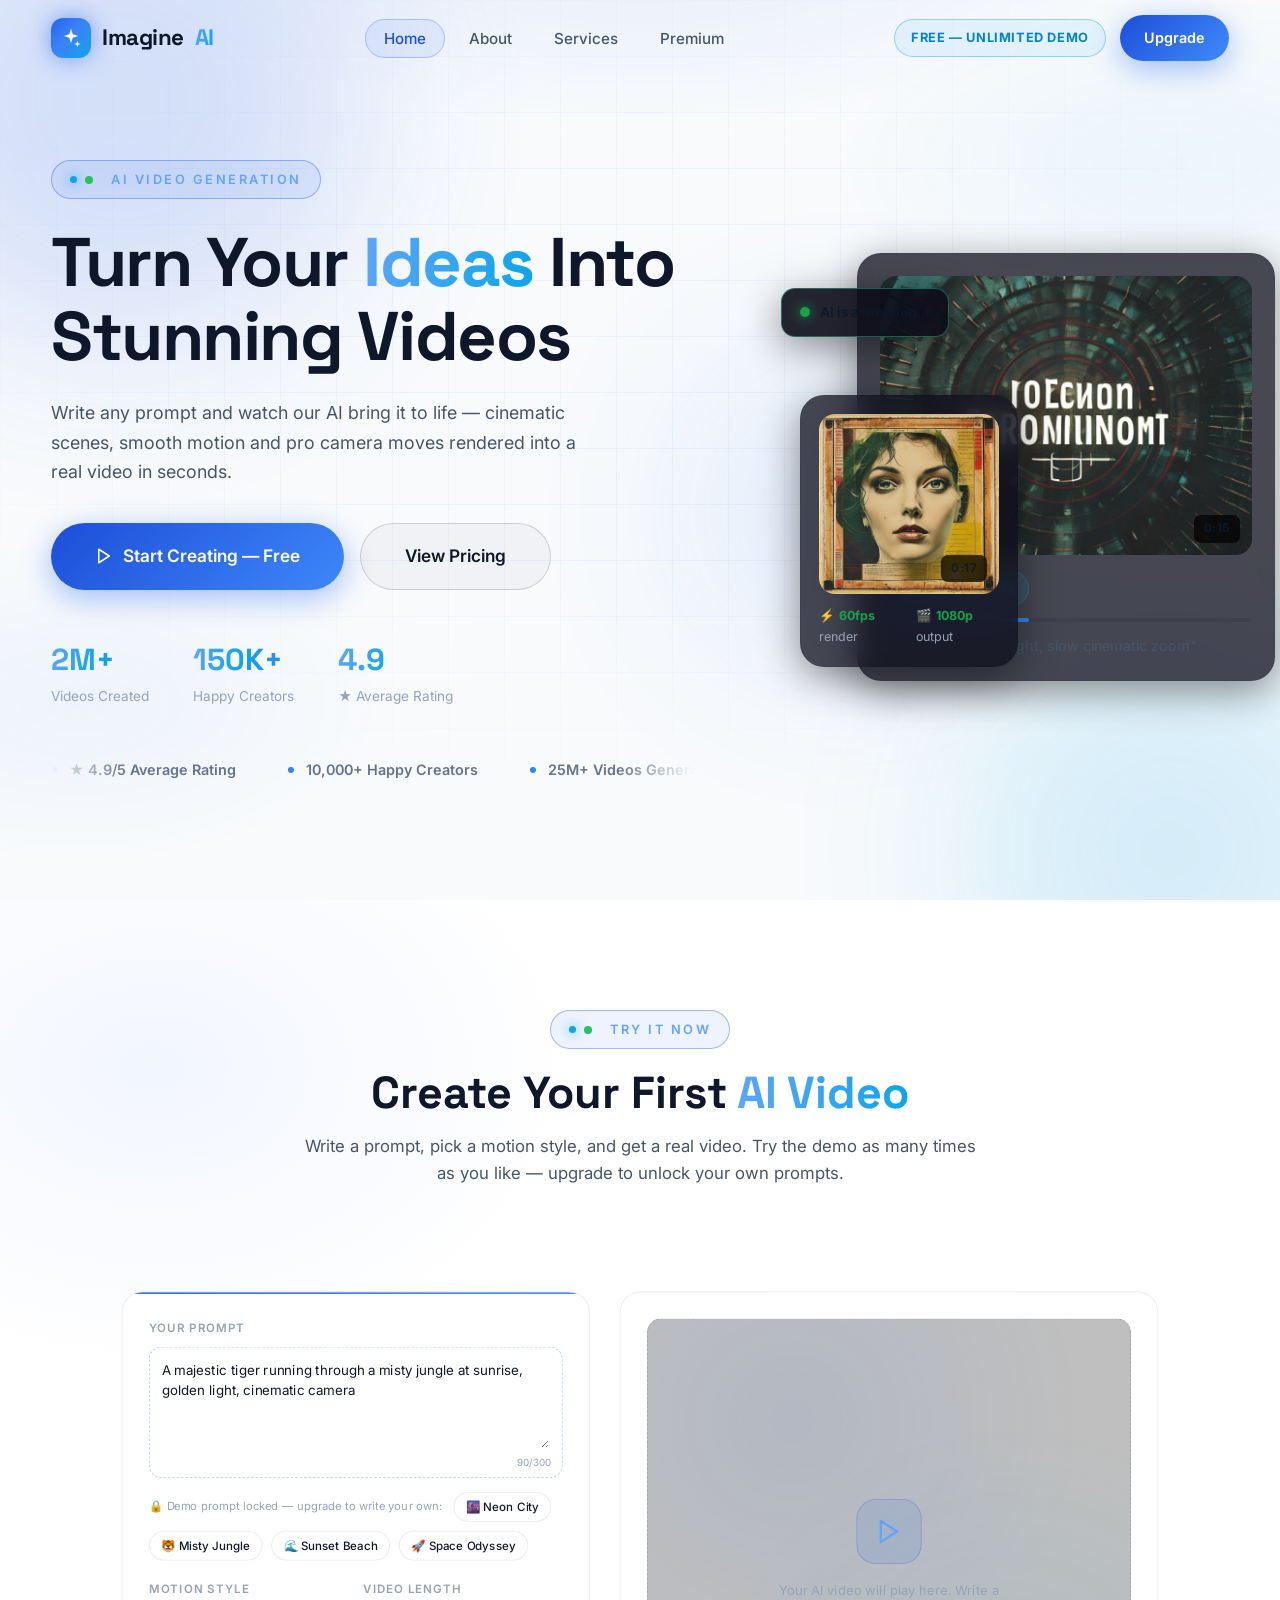
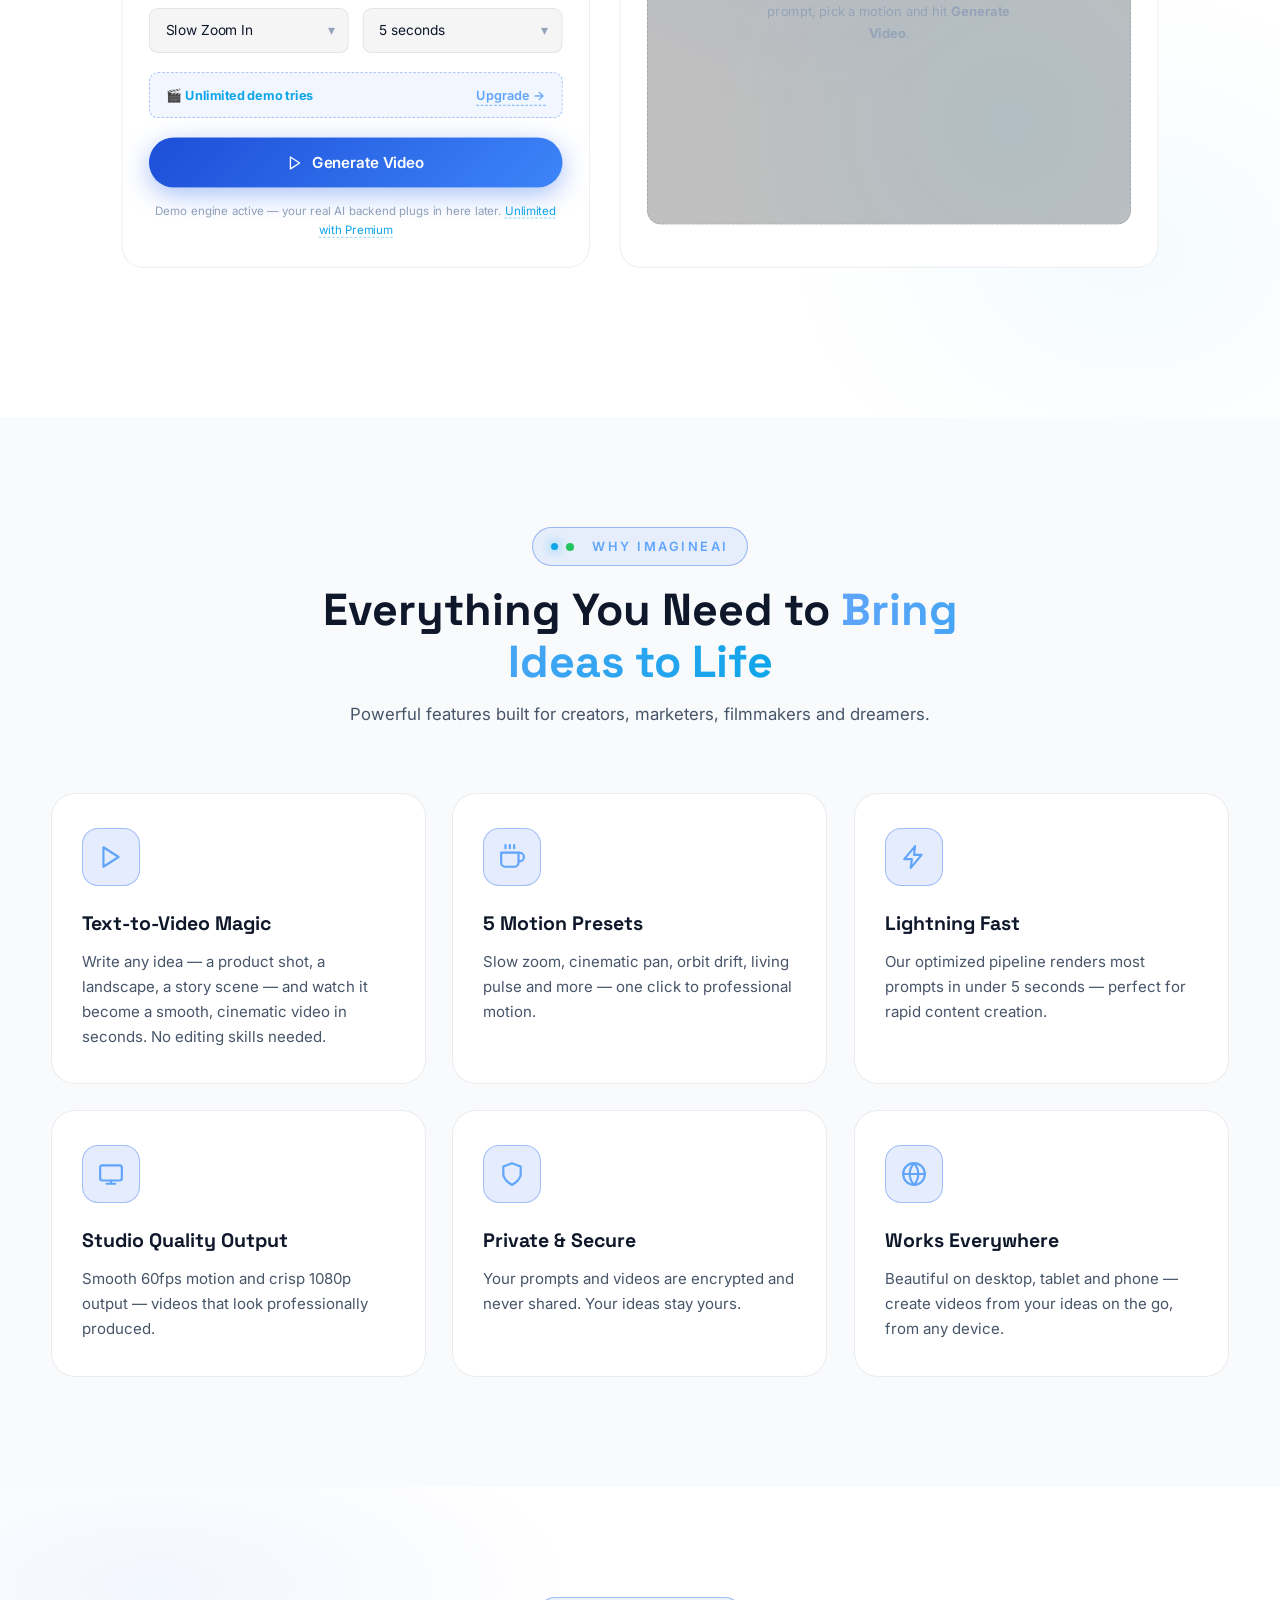
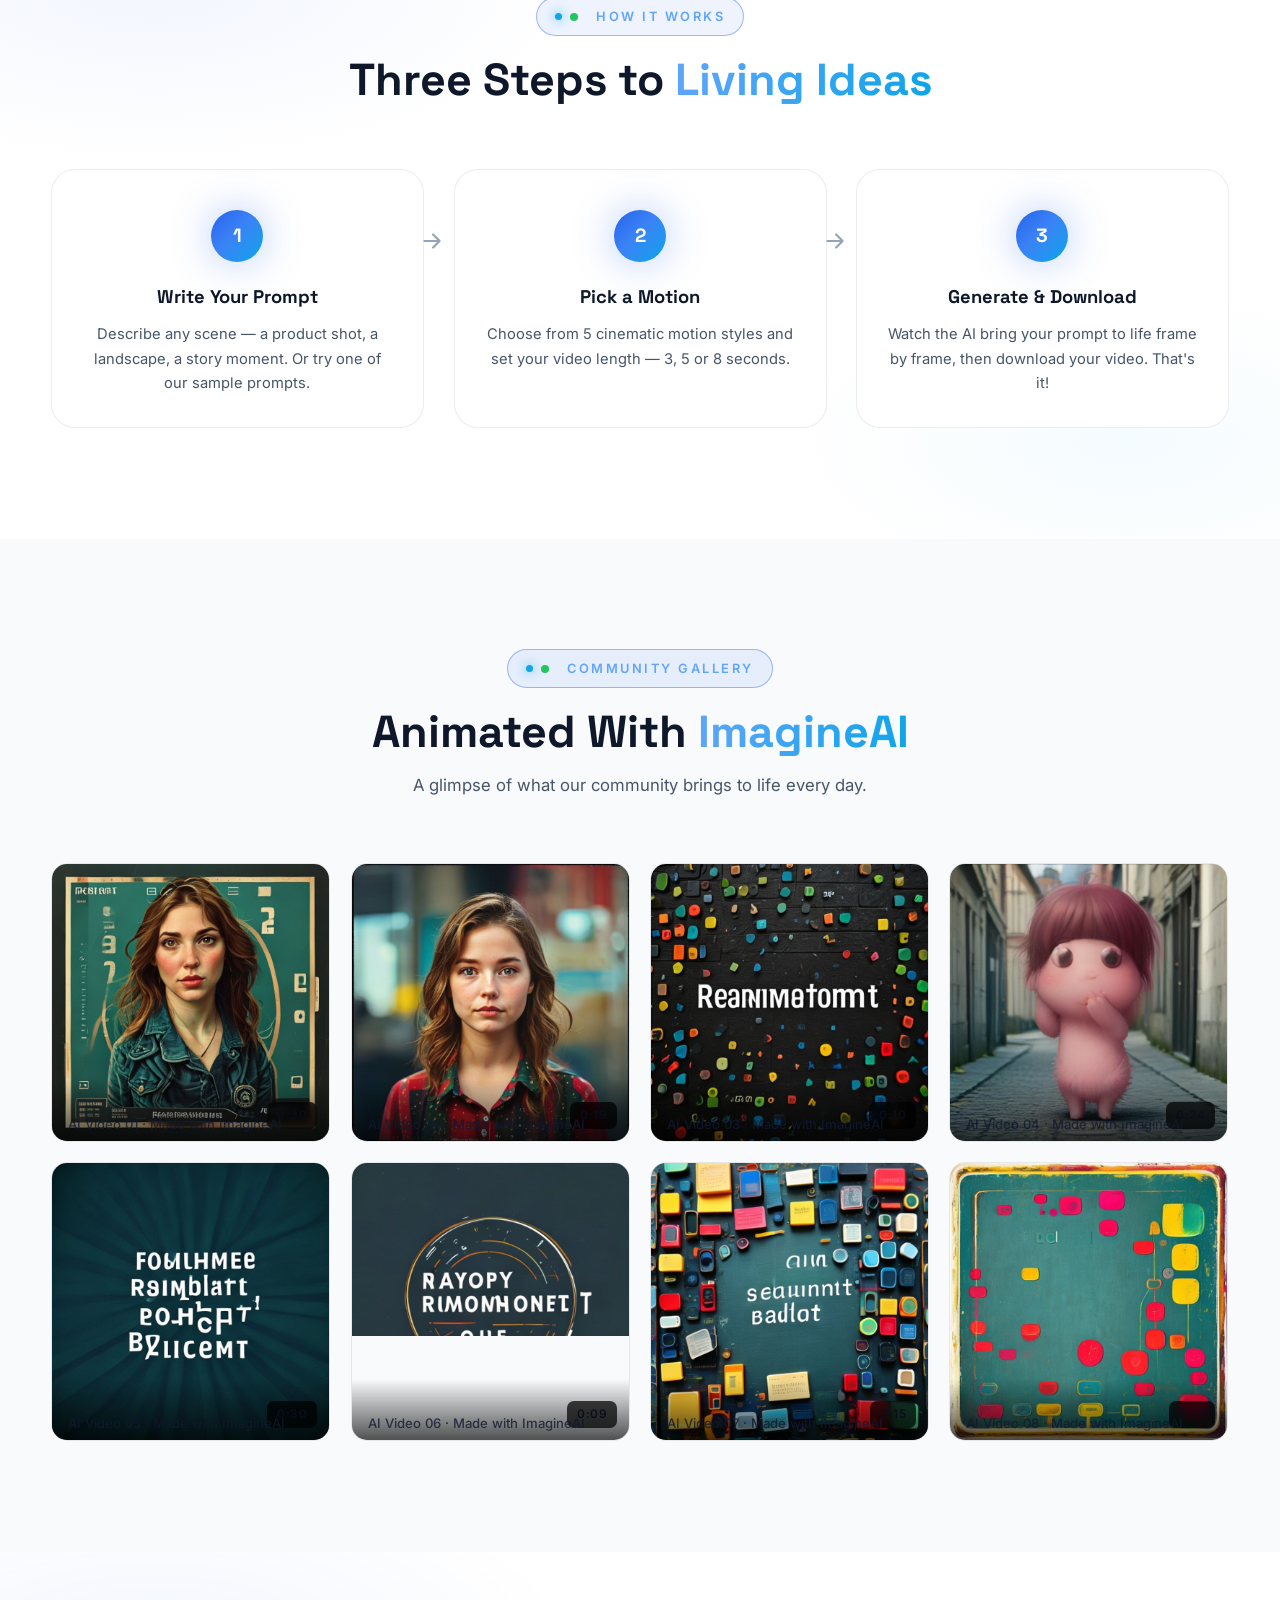
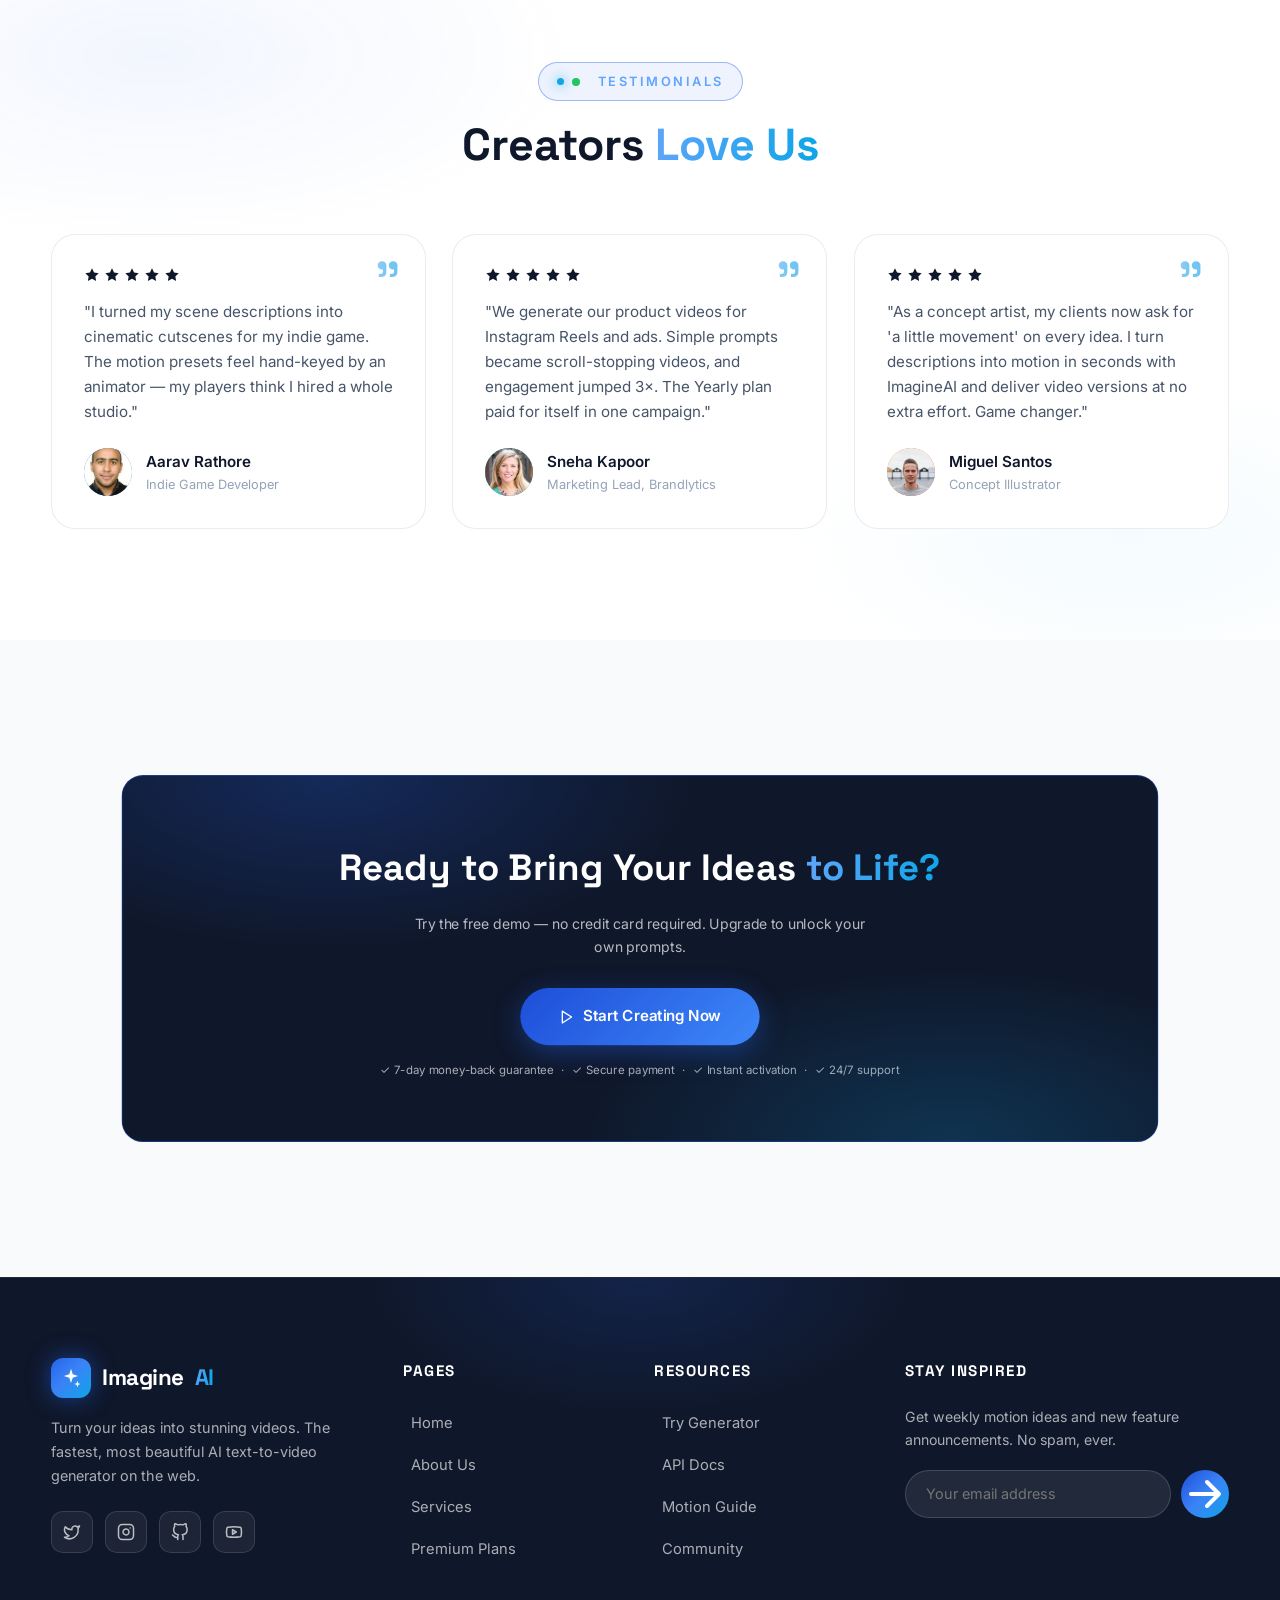
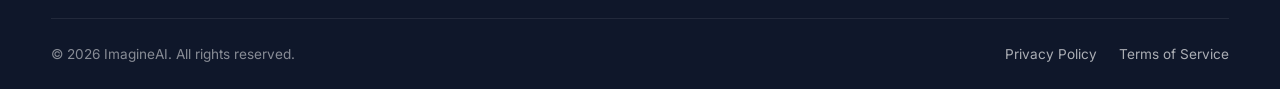
<file: index.html>
<!DOCTYPE html>
<html lang="en">
<head>
  <meta charset="UTF-8">
  <meta name="viewport" content="width=device-width, initial-scale=1.0">
  <title>ImagineAI — Turn Text into Stunning Videos</title>
  <meta name="description" content="ImagineAI is a powerful AI text-to-video generator. Write any prompt and watch our AI turn it into a smooth, cinematic video in seconds.">
  <link rel="icon" href="data:image/svg+xml,<svg xmlns='http://www.w3.org/2000/svg' viewBox='0 0 100 100'><text y='.9em' font-size='90'>🎬</text></svg>">
  <link rel="preconnect" href="https://fonts.googleapis.com">
  <link rel="preconnect" href="https://fonts.gstatic.com" crossorigin>
  <link href="https://fonts.googleapis.com/css2?family=Inter:wght@400;500;600;700&family=Space+Grotesk:wght@500;600;700&display=swap" rel="stylesheet">
  <link rel="stylesheet" href="css/style.css">
</head>
<body>

  <!-- ===== Launch Offer Ribbon ===== -->
  <div class="offer-ribbon" data-offer-banner>
    🎁 Launch Offer: ₹459/Year plan — buy before <b>25 September 2026</b> → get 1 Year of Unlimited text-to-video FREE
    <a href="premium.html">Grab the Offer →</a>
  </div>

  <!-- ===== Preloader ===== -->
  <div id="preloader">
    <div class="loader-ring"></div>
    <div class="loader-text grad-text">ImagineAI</div>
  </div>

  <!-- ===== Navbar ===== -->
  <nav class="navbar" id="navbar">
    <div class="container nav-inner">
      <a href="index.html" class="logo">
        <span class="logo-mark">
          <svg viewBox="0 0 24 24" fill="currentColor"><path d="M12 2l1.9 5.8L19.7 9.7l-5.8 1.9L12 17.4l-1.9-5.8L4.3 9.7l5.8-1.9L12 2z"/><path d="M19 15l.9 2.6L22.5 18.5l-2.6.9L19 22l-.9-2.6-2.6-.9 2.6-.9L19 15z"/></svg>
        </span>
        Imagine<span class="grad-text">AI</span>
      </a>
      <ul class="nav-links" id="navLinks">
        <li><a href="index.html">Home</a></li>
        <li><a href="about.html">About</a></li>
        <li><a href="services.html">Services</a></li>
        <li><a href="premium.html">Premium</a></li>
      </ul>
      <div class="nav-cta">
        <span class="plan-badge free">Free — Unlimited Demo</span>
        <a href="premium.html" class="btn btn-primary btn-sm">Upgrade</a>
        <button class="hamburger" id="hamburger" aria-label="Open menu"><span></span></button>
      </div>
    </div>
  </nav>

  <!-- ===== Hero ===== -->
  <header class="hero">
    <div class="hero-bg">
      <div class="grid-pattern"></div>
      <div class="orb orb-1"></div>
      <div class="orb orb-2"></div>
      <div class="orb orb-3"></div>
    </div>
    <div class="container hero-inner">
      <div class="hero-copy">
        <span class="eyebrow reveal">AI Video Generation</span>
        <h1 class="hero-title reveal d-1">Turn Your <span class="grad-text">Ideas</span> Into Stunning Videos</h1>
        <p class="hero-sub reveal d-2">
          Write any prompt and watch our AI bring it to life — cinematic scenes,
          smooth motion and pro camera moves rendered into a real video in seconds.
        </p>
        <div class="hero-actions reveal d-3">
          <a href="#generator" class="btn btn-primary btn-lg">
            <svg viewBox="0 0 24 24" fill="none" stroke="currentColor" stroke-width="2" stroke-linecap="round" stroke-linejoin="round"><polygon points="5 3 19 12 5 21 5 3"/></svg>
            Start Creating — Free
          </a>
          <a href="premium.html" class="btn btn-ghost btn-lg">View Pricing</a>
        </div>
        <div class="hero-stats reveal d-4">
          <div class="hero-stat">
            <div class="num" data-count="2" data-suffix="M+">0</div>
            <div class="lbl">Videos Created</div>
          </div>
          <div class="hero-stat">
            <div class="num" data-count="150" data-suffix="K+">0</div>
            <div class="lbl">Happy Creators</div>
          </div>
          <div class="hero-stat">
            <div class="num" data-count="4.9">0</div>
            <div class="lbl">★ Average Rating</div>
          </div>
        </div>
      </div>

      <div class="hero-visual reveal-right d-2">
        <div class="fc-badge"><span class="dot"></span> AI is animating…</div>
        <div class="float-card fc-main">
          <div class="fc-img">
            <video class="showcase" src="images/ai-1.mp4" poster="images/hero-main.jpg" muted loop playsinline preload="metadata" aria-label="AI generated video"></video>
            <div class="dur-badge">0:15</div>
          </div>
          <span class="fc-tag">▶ Animated in 3.2s</span>
          <div class="fc-progress"><i></i></div>
          <p class="fc-prompt">
            <svg viewBox="0 0 24 24" fill="none" stroke="currentColor" stroke-width="2" stroke-linecap="round" stroke-linejoin="round"><path d="M4 6h16M4 12h16M4 18h10"/></svg>
            "A neon city at night, slow cinematic zoom"
          </p>
        </div>
        <div class="float-card fc-side">
          <div class="fc-img">
            <video class="showcase" src="images/ai-2.mp4" poster="images/hero-side.jpg" muted loop playsinline preload="metadata" aria-label="AI generated video"></video>
            <div class="dur-badge">0:17</div>
          </div>
          <div class="fc-stats"><span>⚡ <b>60fps</b> render</span><span>🎬 <b>1080p</b> output</span></div>
        </div>
      </div>
    </div>
  </header>

  <!-- ===== Generator ===== -->
  <section class="section section-alt" id="generator">
    <div class="container">
      <div class="section-head reveal">
        <span class="eyebrow">Try It Now</span>
        <h2>Create Your First <span class="grad-text">AI Video</span></h2>
        <p>Write a prompt, pick a motion style, and get a real video. Try the demo as many times as you like — upgrade to unlock your own prompts.</p>
      </div>

      <div class="generator-wrap reveal-zoom">
        <!-- Controls -->
        <form class="gen-panel" id="genForm" autocomplete="off">
          <div class="gen-field">
            <label class="gen-label" for="genPrompt">Your Prompt</label>
            <div class="prompt-box" id="promptBox">
              <textarea class="prompt-ta" id="genPrompt" rows="4" maxlength="300" placeholder="Describe your video, e.g. 'A majestic tiger running through a misty jungle at sunrise, cinematic camera'"></textarea>
              <div class="prompt-counter"><span id="promptCount">0</span>/300</div>
            </div>
            <div class="sample-chips" id="sampleChips">
              <span class="sc-label">No idea? Try a sample prompt:</span>
              <button type="button" class="prompt-chip" data-prompt="A neon city skyline at night, rain reflecting colorful lights, slow cinematic zoom">🌆 Neon City</button>
              <button type="button" class="prompt-chip" data-prompt="A majestic tiger walking through a misty jungle, golden morning light, epic camera">🐯 Misty Jungle</button>
              <button type="button" class="prompt-chip" data-prompt="Waves crashing on a beach at sunset, seagulls flying, dreamy golden hour">🌊 Sunset Beach</button>
              <button type="button" class="prompt-chip" data-prompt="An astronaut floating through a colorful nebula in deep space, 4K">🚀 Space Odyssey</button>
            </div>
          </div>
          <div class="gen-row">
            <div class="gen-field">
              <label class="gen-label" for="genMotion">Motion Style</label>
              <div class="select-wrap">
                <select class="gen-input" id="genMotion">
                  <option value="zoom-in">Slow Zoom In</option>
                  <option value="zoom-out">Slow Zoom Out</option>
                  <option value="pan">Cinematic Pan</option>
                  <option value="orbit">Orbit Drift</option>
                  <option value="pulse">Living Pulse</option>
                </select>
              </div>
            </div>
            <div class="gen-field">
              <label class="gen-label" for="genDuration">Video Length</label>
              <div class="select-wrap">
                <select class="gen-input" id="genDuration">
                  <option value="3">3 seconds</option>
                  <option value="5" selected>5 seconds</option>
                  <option value="8">8 seconds</option>
                </select>
              </div>
            </div>
          </div>
          <div class="credits-chip" id="creditsChip">
            <span>🎬 <span class="free-left">Unlimited demo tries</span><span class="unlimited" style="display:none">⚡ Unlimited videos</span></span>
            <a href="premium.html">Upgrade →</a>
          </div>
          <button type="submit" class="btn btn-primary btn-lg btn-block">
            <svg viewBox="0 0 24 24" fill="none" stroke="currentColor" stroke-width="2" stroke-linecap="round" stroke-linejoin="round"><polygon points="5 3 19 12 5 21 5 3"/></svg>
            Generate Video
          </button>
          <p class="gen-hint">Demo engine active — your real AI backend plugs in here later. <a href="premium.html">Unlimited with Premium</a></p>
        </form>

        <!-- Output -->
        <div class="gen-output-panel">
          <div class="gen-output-frame" id="genFrame">
            <div class="gen-placeholder" id="genPlaceholder">
              <div class="ph-icon">
                <svg viewBox="0 0 24 24" fill="none" stroke="currentColor" stroke-width="2" stroke-linecap="round" stroke-linejoin="round"><polygon points="5 3 19 12 5 21 5 3"/></svg>
              </div>
              <p>Your AI video will play here. Write a prompt, pick a motion and hit <b>Generate Video</b>.</p>
            </div>
            <canvas id="genCanvas" class="gen-canvas" style="display:none"></canvas>
            <video id="genVideo" class="gen-video" style="display:none" controls loop playsinline muted></video>
            <div class="gen-loading" id="genLoading">
              <div class="loading-overlay">
                <div class="loading-orb"></div>
                <div class="stage-text" id="stageText">Analyzing your prompt…<span class="cursor"></span></div>
                <div class="stage-bar" id="stageBar"><i></i></div>
              </div>
            </div>
          </div>
          <div style="margin-top:18px;text-align:center">
            <button class="btn btn-ghost btn-sm" id="downloadBtn" style="display:none">
              <svg viewBox="0 0 24 24" fill="none" stroke="currentColor" stroke-width="2" stroke-linecap="round" stroke-linejoin="round"><path d="M21 15v4a2 2 0 0 1-2 2H5a2 2 0 0 1-2-2v-4M7 10l5 5 5-5M12 15V3"/></svg>
              Download Video
            </button>
          </div>
        </div>
      </div>
    </div>
  </section>

  <!-- ===== Features ===== -->
  <section class="section">
    <div class="container">
      <div class="section-head reveal">
        <span class="eyebrow">Why ImagineAI</span>
        <h2>Everything You Need to <span class="grad-text">Bring Ideas to Life</span></h2>
        <p>Powerful features built for creators, marketers, filmmakers and dreamers.</p>
      </div>
      <div class="features-grid">
        <div class="feature-card reveal">
          <div class="feature-icon"><svg viewBox="0 0 24 24" fill="none" stroke="currentColor" stroke-width="2" stroke-linecap="round" stroke-linejoin="round"><polygon points="5 3 19 12 5 21 5 3"/></svg></div>
          <h3>Text-to-Video Magic</h3>
          <p>Write any idea — a product shot, a landscape, a story scene — and watch it become a smooth, cinematic video in seconds. No editing skills needed.</p>
        </div>
        <div class="feature-card reveal d-1">
          <div class="feature-icon"><svg viewBox="0 0 24 24" fill="none" stroke="currentColor" stroke-width="2" stroke-linecap="round" stroke-linejoin="round"><path d="M18 8h1a4 4 0 0 1 0 8h-1M2 8h16v9a4 4 0 0 1-4 4H6a4 4 0 0 1-4-4V8zM6 1v3M10 1v3M14 1v3"/></svg></div>
          <h3>5 Motion Presets</h3>
          <p>Slow zoom, cinematic pan, orbit drift, living pulse and more — one click to professional motion.</p>
        </div>
        <div class="feature-card reveal d-2">
          <div class="feature-icon"><svg viewBox="0 0 24 24" fill="none" stroke="currentColor" stroke-width="2" stroke-linecap="round" stroke-linejoin="round"><path d="M13 2L3 14h7l-1 8 10-12h-7l1-8z"/></svg></div>
          <h3>Lightning Fast</h3>
          <p>Our optimized pipeline renders most prompts in under 5 seconds — perfect for rapid content creation.</p>
        </div>
        <div class="feature-card reveal">
          <div class="feature-icon"><svg viewBox="0 0 24 24" fill="none" stroke="currentColor" stroke-width="2" stroke-linecap="round" stroke-linejoin="round"><rect x="2" y="4" width="20" height="14" rx="2"/><path d="M8 21h8M12 18v3"/></svg></div>
          <h3>Studio Quality Output</h3>
          <p>Smooth 60fps motion and crisp 1080p output — videos that look professionally produced.</p>
        </div>
        <div class="feature-card reveal d-1">
          <div class="feature-icon"><svg viewBox="0 0 24 24" fill="none" stroke="currentColor" stroke-width="2" stroke-linecap="round" stroke-linejoin="round"><path d="M12 22s8-4 8-10V5l-8-3-8 3v7c0 6 8 10 8 10z"/></svg></div>
          <h3>Private & Secure</h3>
          <p>Your prompts and videos are encrypted and never shared. Your ideas stay yours.</p>
        </div>
        <div class="feature-card reveal d-2">
          <div class="feature-icon"><svg viewBox="0 0 24 24" fill="none" stroke="currentColor" stroke-width="2" stroke-linecap="round" stroke-linejoin="round"><circle cx="12" cy="12" r="10"/><path d="M2 12h20M12 2a15.3 15.3 0 0 1 4 10 15.3 15.3 0 0 1-4 10 15.3 15.3 0 0 1-4-10 15.3 15.3 0 0 1 4-10z"/></svg></div>
          <h3>Works Everywhere</h3>
          <p>Beautiful on desktop, tablet and phone — create videos from your ideas on the go, from any device.</p>
        </div>
      </div>
    </div>
  </section>

  <!-- ===== How it works ===== -->
  <section class="section section-alt">
    <div class="container">
      <div class="section-head reveal">
        <span class="eyebrow">How It Works</span>
        <h2>Three Steps to <span class="grad-text">Living Ideas</span></h2>
      </div>
      <div class="steps">
        <div class="step-card reveal">
          <div class="step-num">1</div>
          <h3>Write Your Prompt</h3>
          <p>Describe any scene — a product shot, a landscape, a story moment. Or try one of our sample prompts.</p>
          <svg class="step-arrow" viewBox="0 0 24 24" fill="none" stroke="currentColor" stroke-width="2" stroke-linecap="round" stroke-linejoin="round"><path d="M5 12h14M13 6l6 6-6 6"/></svg>
        </div>
        <div class="step-card reveal d-1">
          <div class="step-num">2</div>
          <h3>Pick a Motion</h3>
          <p>Choose from 5 cinematic motion styles and set your video length — 3, 5 or 8 seconds.</p>
          <svg class="step-arrow" viewBox="0 0 24 24" fill="none" stroke="currentColor" stroke-width="2" stroke-linecap="round" stroke-linejoin="round"><path d="M5 12h14M13 6l6 6-6 6"/></svg>
        </div>
        <div class="step-card reveal d-2">
          <div class="step-num">3</div>
          <h3>Generate & Download</h3>
          <p>Watch the AI bring your prompt to life frame by frame, then download your video. That's it!</p>
        </div>
      </div>
    </div>
  </section>

  <!-- ===== Gallery ===== -->
  <section class="section">
    <div class="container">
      <div class="section-head reveal">
        <span class="eyebrow">Community Gallery</span>
        <h2>Animated With <span class="grad-text">ImagineAI</span></h2>
        <p>A glimpse of what our community brings to life every day.</p>
      </div>
      <div class="gallery-grid">
        <div class="gallery-item reveal">
          <video class="showcase" src="images/ai-3.mp4" poster="images/gallery-1.jpg" muted loop playsinline preload="metadata" aria-label="AI generated video"></video>
          <div class="dur-badge">0:30</div>
          <div class="g-cap">AI Video 01 · Made with ImagineAI</div>
        </div>
        <div class="gallery-item reveal">
          <video class="showcase" src="images/ai-4.mp4" poster="images/gallery-2.jpg" muted loop playsinline preload="metadata" aria-label="AI generated video"></video>
          <div class="dur-badge">0:19</div>
          <div class="g-cap">AI Video 02 · Made with ImagineAI</div>
        </div>
        <div class="gallery-item reveal">
          <video class="showcase" src="images/ai-5.mp4" poster="images/gallery-3.jpg" muted loop playsinline preload="metadata" aria-label="AI generated video"></video>
          <div class="dur-badge">0:10</div>
          <div class="g-cap">AI Video 03 · Made with ImagineAI</div>
        </div>
        <div class="gallery-item reveal">
          <video class="showcase" src="images/ai-6.mp4" poster="images/gallery-4.jpg" muted loop playsinline preload="metadata" aria-label="AI generated video"></video>
          <div class="dur-badge">0:24</div>
          <div class="g-cap">AI Video 04 · Made with ImagineAI</div>
        </div>
        <div class="gallery-item reveal">
          <video class="showcase" src="images/ai-7.mp4" poster="images/gallery-5.jpg" muted loop playsinline preload="metadata" aria-label="AI generated video"></video>
          <div class="dur-badge">0:30</div>
          <div class="g-cap">AI Video 05 · Made with ImagineAI</div>
        </div>
        <div class="gallery-item reveal">
          <video class="showcase" src="images/ai-8.mp4" poster="images/gallery-6.jpg" muted loop playsinline preload="metadata" aria-label="AI generated video"></video>
          <div class="dur-badge">0:09</div>
          <div class="g-cap">AI Video 06 · Made with ImagineAI</div>
        </div>
        <div class="gallery-item reveal">
          <video class="showcase" src="images/ai-1.mp4" poster="images/gallery-7.jpg" muted loop playsinline preload="metadata" aria-label="AI generated video"></video>
          <div class="dur-badge">0:15</div>
          <div class="g-cap">AI Video 07 · Made with ImagineAI</div>
        </div>
        <div class="gallery-item reveal">
          <video class="showcase" src="images/ai-2.mp4" poster="images/gallery-8.jpg" muted loop playsinline preload="metadata" aria-label="AI generated video"></video>
          <div class="dur-badge">0:17</div>
          <div class="g-cap">AI Video 08 · Made with ImagineAI</div>
        </div>
      </div>
    </div>
  </section>

  <!-- ===== Testimonials ===== -->
  <section class="section section-alt">
    <div class="container">
      <div class="section-head reveal">
        <span class="eyebrow">Testimonials</span>
        <h2>Creators <span class="grad-text">Love Us</span></h2>
      </div>
      <div class="testi-grid">
        <div class="testi-card reveal">
          <span class="quote-mark">"</span>
          <div class="testi-stars">
            <svg viewBox="0 0 24 24" fill="currentColor"><path d="M12 2l3.09 6.26L22 9.27l-5 4.87 1.18 6.88L12 17.77l-6.18 3.25L7 14.14 2 9.27l6.91-1.01L12 2z"/></svg>
            <svg viewBox="0 0 24 24" fill="currentColor"><path d="M12 2l3.09 6.26L22 9.27l-5 4.87 1.18 6.88L12 17.77l-6.18 3.25L7 14.14 2 9.27l6.91-1.01L12 2z"/></svg>
            <svg viewBox="0 0 24 24" fill="currentColor"><path d="M12 2l3.09 6.26L22 9.27l-5 4.87 1.18 6.88L12 17.77l-6.18 3.25L7 14.14 2 9.27l6.91-1.01L12 2z"/></svg>
            <svg viewBox="0 0 24 24" fill="currentColor"><path d="M12 2l3.09 6.26L22 9.27l-5 4.87 1.18 6.88L12 17.77l-6.18 3.25L7 14.14 2 9.27l6.91-1.01L12 2z"/></svg>
            <svg viewBox="0 0 24 24" fill="currentColor"><path d="M12 2l3.09 6.26L22 9.27l-5 4.87 1.18 6.88L12 17.77l-6.18 3.25L7 14.14 2 9.27l6.91-1.01L12 2z"/></svg>
          </div>
          <blockquote>"I turned my scene descriptions into cinematic cutscenes for my indie game. The motion presets feel hand-keyed by an animator — my players think I hired a whole studio."</blockquote>
          <div class="testi-user">
            <div class="testi-avatar av-1"><img src="images/testi-1.jpg" alt="Aarav Rathore"></div>
            <div><div class="who">Aarav Rathore</div><div class="role">Indie Game Developer</div></div>
          </div>
        </div>
        <div class="testi-card reveal d-1">
          <span class="quote-mark">"</span>
          <div class="testi-stars">
            <svg viewBox="0 0 24 24" fill="currentColor"><path d="M12 2l3.09 6.26L22 9.27l-5 4.87 1.18 6.88L12 17.77l-6.18 3.25L7 14.14 2 9.27l6.91-1.01L12 2z"/></svg>
            <svg viewBox="0 0 24 24" fill="currentColor"><path d="M12 2l3.09 6.26L22 9.27l-5 4.87 1.18 6.88L12 17.77l-6.18 3.25L7 14.14 2 9.27l6.91-1.01L12 2z"/></svg>
            <svg viewBox="0 0 24 24" fill="currentColor"><path d="M12 2l3.09 6.26L22 9.27l-5 4.87 1.18 6.88L12 17.77l-6.18 3.25L7 14.14 2 9.27l6.91-1.01L12 2z"/></svg>
            <svg viewBox="0 0 24 24" fill="currentColor"><path d="M12 2l3.09 6.26L22 9.27l-5 4.87 1.18 6.88L12 17.77l-6.18 3.25L7 14.14 2 9.27l6.91-1.01L12 2z"/></svg>
            <svg viewBox="0 0 24 24" fill="currentColor"><path d="M12 2l3.09 6.26L22 9.27l-5 4.87 1.18 6.88L12 17.77l-6.18 3.25L7 14.14 2 9.27l6.91-1.01L12 2z"/></svg>
          </div>
          <blockquote>"We generate our product videos for Instagram Reels and ads. Simple prompts became scroll-stopping videos, and engagement jumped 3×. The Yearly plan paid for itself in one campaign."</blockquote>
          <div class="testi-user">
            <div class="testi-avatar av-2"><img src="images/testi-2.jpg" alt="Sneha Kapoor"></div>
            <div><div class="who">Sneha Kapoor</div><div class="role">Marketing Lead, Brandlytics</div></div>
          </div>
        </div>
        <div class="testi-card reveal d-2">
          <span class="quote-mark">"</span>
          <div class="testi-stars">
            <svg viewBox="0 0 24 24" fill="currentColor"><path d="M12 2l3.09 6.26L22 9.27l-5 4.87 1.18 6.88L12 17.77l-6.18 3.25L7 14.14 2 9.27l6.91-1.01L12 2z"/></svg>
            <svg viewBox="0 0 24 24" fill="currentColor"><path d="M12 2l3.09 6.26L22 9.27l-5 4.87 1.18 6.88L12 17.77l-6.18 3.25L7 14.14 2 9.27l6.91-1.01L12 2z"/></svg>
            <svg viewBox="0 0 24 24" fill="currentColor"><path d="M12 2l3.09 6.26L22 9.27l-5 4.87 1.18 6.88L12 17.77l-6.18 3.25L7 14.14 2 9.27l6.91-1.01L12 2z"/></svg>
            <svg viewBox="0 0 24 24" fill="currentColor"><path d="M12 2l3.09 6.26L22 9.27l-5 4.87 1.18 6.88L12 17.77l-6.18 3.25L7 14.14 2 9.27l6.91-1.01L12 2z"/></svg>
            <svg viewBox="0 0 24 24" fill="currentColor"><path d="M12 2l3.09 6.26L22 9.27l-5 4.87 1.18 6.88L12 17.77l-6.18 3.25L7 14.14 2 9.27l6.91-1.01L12 2z"/></svg>
          </div>
          <blockquote>"As a concept artist, my clients now ask for 'a little movement' on every idea. I turn descriptions into motion in seconds with ImagineAI and deliver video versions at no extra effort. Game changer."</blockquote>
          <div class="testi-user">
            <div class="testi-avatar av-3"><img src="images/testi-3.jpg" alt="Miguel Santos"></div>
            <div><div class="who">Miguel Santos</div><div class="role">Concept Illustrator</div></div>
          </div>
        </div>
      </div>
    </div>
  </section>

  <!-- ===== CTA ===== -->
  <section class="section">
    <div class="container">
      <div class="cta-banner reveal-zoom">
        <h2>Ready to Bring Your Ideas <span class="grad-text">to Life?</span></h2>
        <p>Try the free demo — no credit card required. Upgrade to unlock your own prompts.</p>
        <a href="#generator" class="btn btn-primary btn-lg">
          <svg viewBox="0 0 24 24" fill="none" stroke="currentColor" stroke-width="2" stroke-linecap="round" stroke-linejoin="round"><polygon points="5 3 19 12 5 21 5 3"/></svg>
          Start Creating Now
        </a>
        <div class="cta-trust">✓ 7-day money-back guarantee &nbsp;·&nbsp; ✓ Secure payment &nbsp;·&nbsp; ✓ Instant activation &nbsp;·&nbsp; ✓ 24/7 support</div>
      </div>
    </div>
  </section>

  <!-- ===== Footer ===== -->
  <footer class="footer">
    <div class="container">
      <div class="footer-grid">
        <div class="footer-brand">
          <a href="index.html" class="logo">
            <span class="logo-mark">
              <svg viewBox="0 0 24 24" fill="currentColor"><path d="M12 2l1.9 5.8L19.7 9.7l-5.8 1.9L12 17.4l-1.9-5.8L4.3 9.7l5.8-1.9L12 2z"/><path d="M19 15l.9 2.6L22.5 18.5l-2.6.9L19 22l-.9-2.6-2.6-.9 2.6-.9L19 15z"/></svg>
            </span>
            Imagine<span class="grad-text">AI</span>
          </a>
          <p>Turn your ideas into stunning videos. The fastest, most beautiful AI text-to-video generator on the web.</p>
          <div class="footer-social">
            <a href="#" aria-label="Twitter"><svg viewBox="0 0 24 24" fill="none" stroke="currentColor" stroke-width="2" stroke-linecap="round" stroke-linejoin="round"><path d="M22 4s-.7 2.1-2 3.4c1.6 10-9.4 17.3-18 11.6 2.2.1 4.4-.6 6-2C3 15.5.5 9.6 3 5c2.2 2.6 5.6 4.1 9 4-.9-4.2 4-6.6 7-3.8 1.1 0 3-1.2 3-1.2z"/></svg></a>
            <a href="#" aria-label="Instagram"><svg viewBox="0 0 24 24" fill="none" stroke="currentColor" stroke-width="2" stroke-linecap="round" stroke-linejoin="round"><rect x="2" y="2" width="20" height="20" rx="5"/><path d="M16 11.37A4 4 0 1 1 12.63 8 4 4 0 0 1 16 11.37z"/><line x1="17.5" y1="6.5" x2="17.51" y2="6.5"/></svg></a>
            <a href="#" aria-label="GitHub"><svg viewBox="0 0 24 24" fill="none" stroke="currentColor" stroke-width="2" stroke-linecap="round" stroke-linejoin="round"><path d="M9 19c-5 1.5-5-2.5-7-3m14 6v-3.87a3.37 3.37 0 0 0-.94-2.61c3.14-.35 6.44-1.54 6.44-7A5.44 5.44 0 0 0 20 4.77 5.07 5.07 0 0 0 19.91 1S18.73.65 16 2.48a13.38 13.38 0 0 0-7 0C6.27.65 5.09 1 5.09 1A5.07 5.07 0 0 0 5 4.77a5.44 5.44 0 0 0-1.5 3.78c0 5.42 3.3 6.61 6.44 7A3.37 3.37 0 0 0 9 18.13V22"/></svg></a>
            <a href="#" aria-label="YouTube"><svg viewBox="0 0 24 24" fill="none" stroke="currentColor" stroke-width="2" stroke-linecap="round" stroke-linejoin="round"><path d="M2.5 17a24.12 24.12 0 0 1 0-10 2 2 0 0 1 1.4-1.4 49.56 49.56 0 0 1 16.2 0A2 2 0 0 1 21.5 7a24.12 24.12 0 0 1 0 10 2 2 0 0 1-1.4 1.4 49.55 49.55 0 0 1-16.2 0A2 2 0 0 1 2.5 17"/><polygon points="10 15 15 12 10 9 10 15"/></svg></a>
          </div>
        </div>
        <div class="footer-col">
          <h4>Pages</h4>
          <ul>
            <li><a href="index.html">Home</a></li>
            <li><a href="about.html">About Us</a></li>
            <li><a href="services.html">Services</a></li>
            <li><a href="premium.html">Premium Plans</a></li>
          </ul>
        </div>
        <div class="footer-col">
          <h4>Resources</h4>
          <ul>
            <li><a href="index.html#generator">Try Generator</a></li>
            <li><a href="#">API Docs</a></li>
            <li><a href="#">Motion Guide</a></li>
            <li><a href="#">Community</a></li>
          </ul>
        </div>
        <div class="footer-col footer-news">
          <h4>Stay Inspired</h4>
          <p>Get weekly motion ideas and new feature announcements. No spam, ever.</p>
          <form class="news-form">
            <input type="email" placeholder="Your email address" required>
            <button type="submit" aria-label="Subscribe">
              <svg viewBox="0 0 24 24" fill="none" stroke="currentColor" stroke-width="2" stroke-linecap="round" stroke-linejoin="round"><path d="M5 12h14M13 6l6 6-6 6"/></svg>
            </button>
          </form>
        </div>
      </div>
      <div class="footer-bottom">
        <span>© <span class="year">2025</span> ImagineAI. All rights reserved.</span>
        <div class="fb-links">
          <a href="#">Privacy Policy</a>
          <a href="#">Terms of Service</a>
        </div>
      </div>
    </div>
  </footer>

  <!-- ===== Upgrade Modal ===== -->
  <div class="modal-overlay" id="modalOverlay">
    <div class="modal">
      <button class="modal-close" aria-label="Close">
        <svg viewBox="0 0 24 24" fill="none" stroke="currentColor" stroke-width="2" stroke-linecap="round" stroke-linejoin="round"><path d="M18 6L6 18M6 6l12 12"/></svg>
      </button>
      <div class="m-icon">
        <svg viewBox="0 0 24 24" fill="none" stroke="currentColor" stroke-width="2" stroke-linecap="round" stroke-linejoin="round"><path d="M3 8l4 4 5-7 5 7 4-4-2 12H5L3 8z"/></svg>
      </div>
      <h3 class="m-title">Free limit reached!</h3>
      <p class="m-text">Upgrade to unlock writing your own prompts and unlimited AI video creation.</p>
      <a href="premium.html" class="btn btn-primary btn-block btn-lg">View Premium Plans</a>
      <p class="m-note">🔒 Secure checkout · 7-day money-back · Instant activation</p>
    </div>
  </div>

  <!-- ===== Back to top ===== -->
  <button class="to-top" id="toTop" aria-label="Back to top">
    <svg viewBox="0 0 24 24" fill="none" stroke="currentColor" stroke-width="2" stroke-linecap="round" stroke-linejoin="round"><path d="M12 19V5M5 12l7-7 7 7"/></svg>
  </button>

  <script src="js/main.js"></script>
  <script src="js/generator.js"></script>
  <script src="js/videos.js"></script>
  <script src="js/payment.js"></script>
  <script src="js/offer.js"></script>
  <script src="js/premium-feel.js"></script>
</body>
</html>
</file>
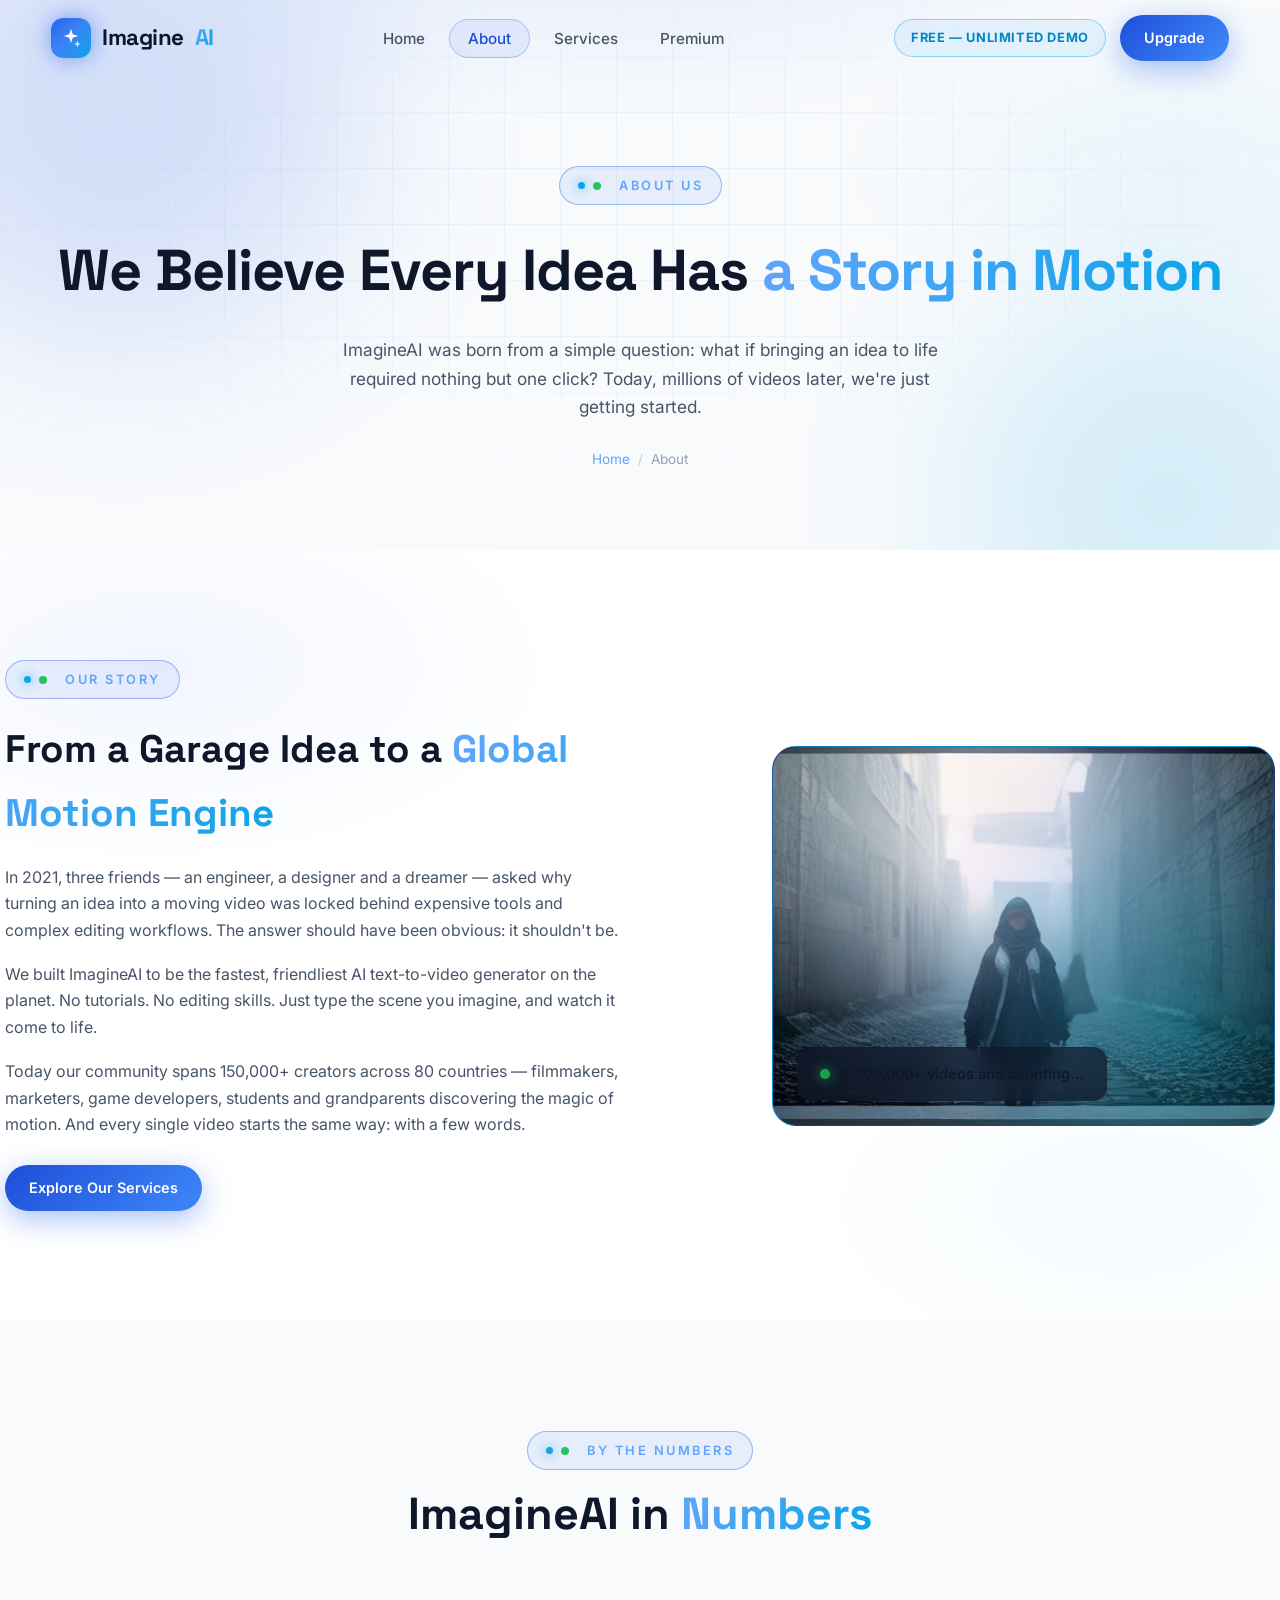
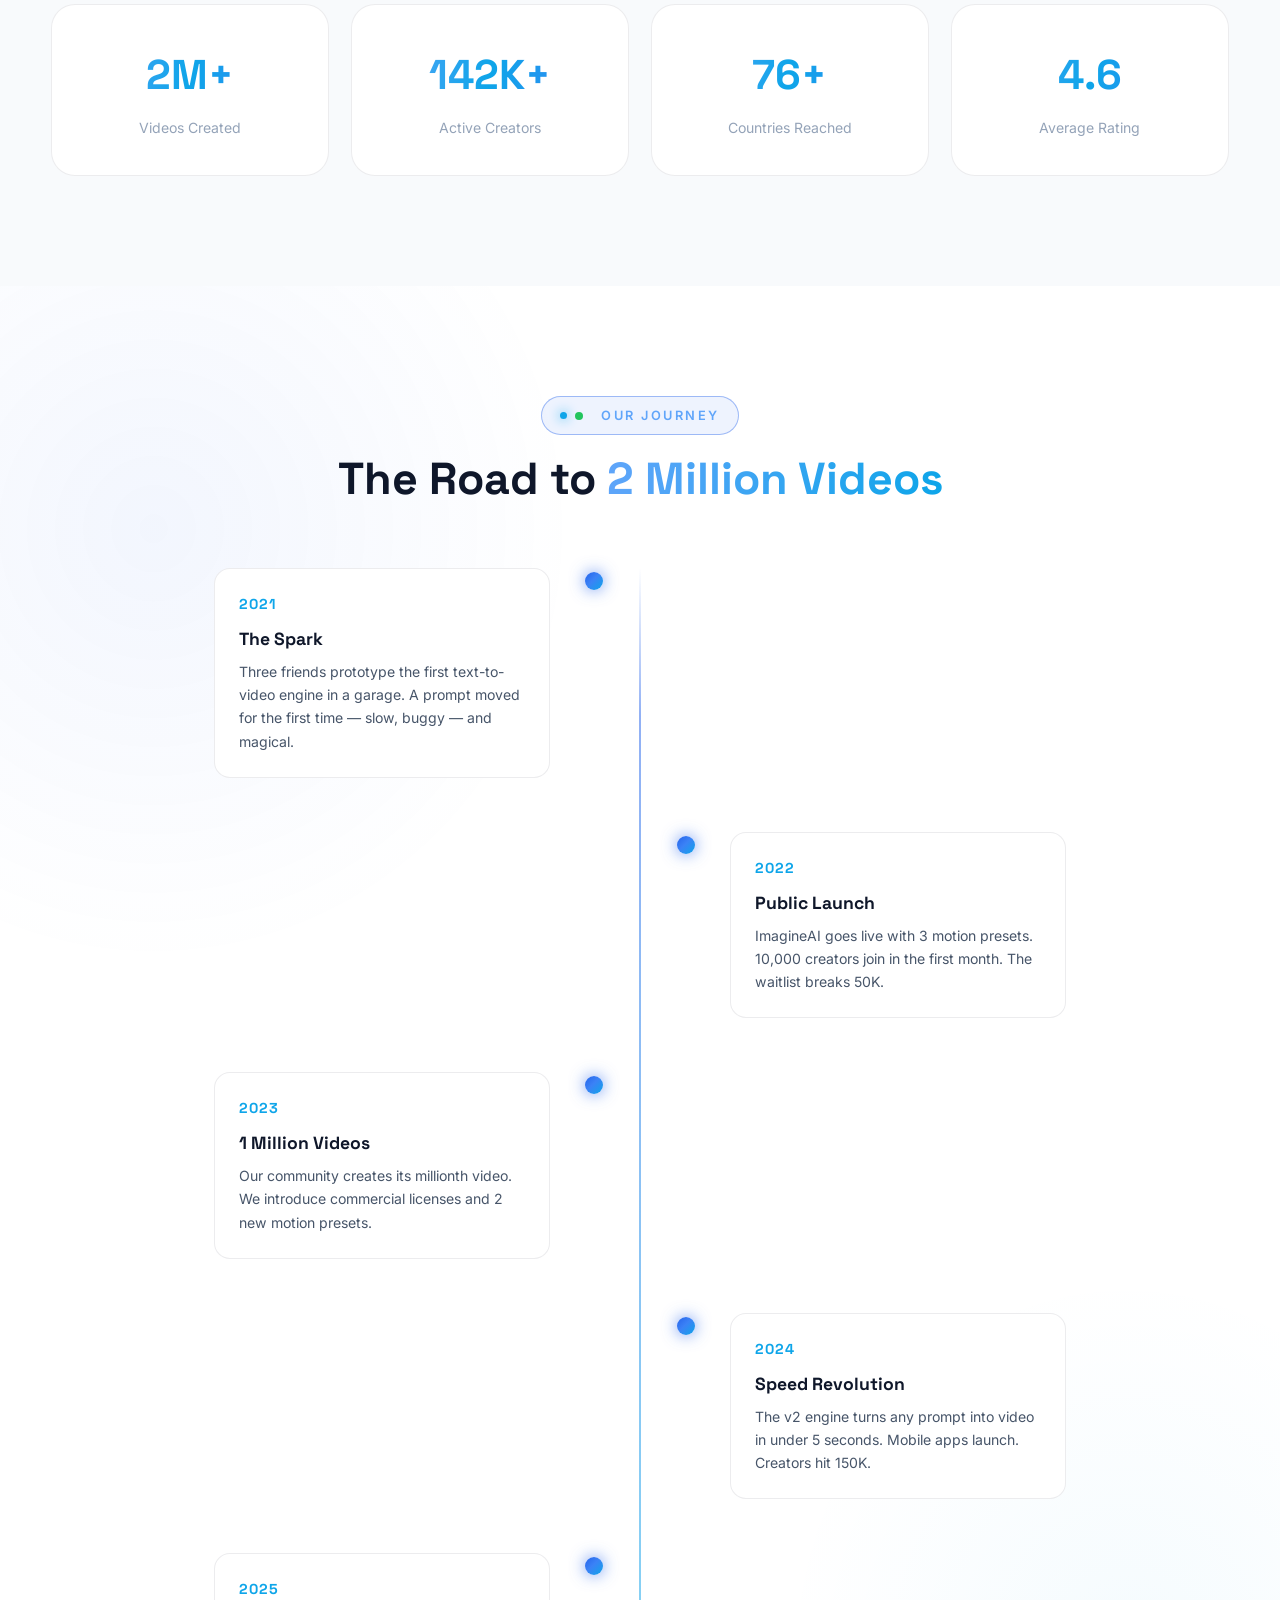
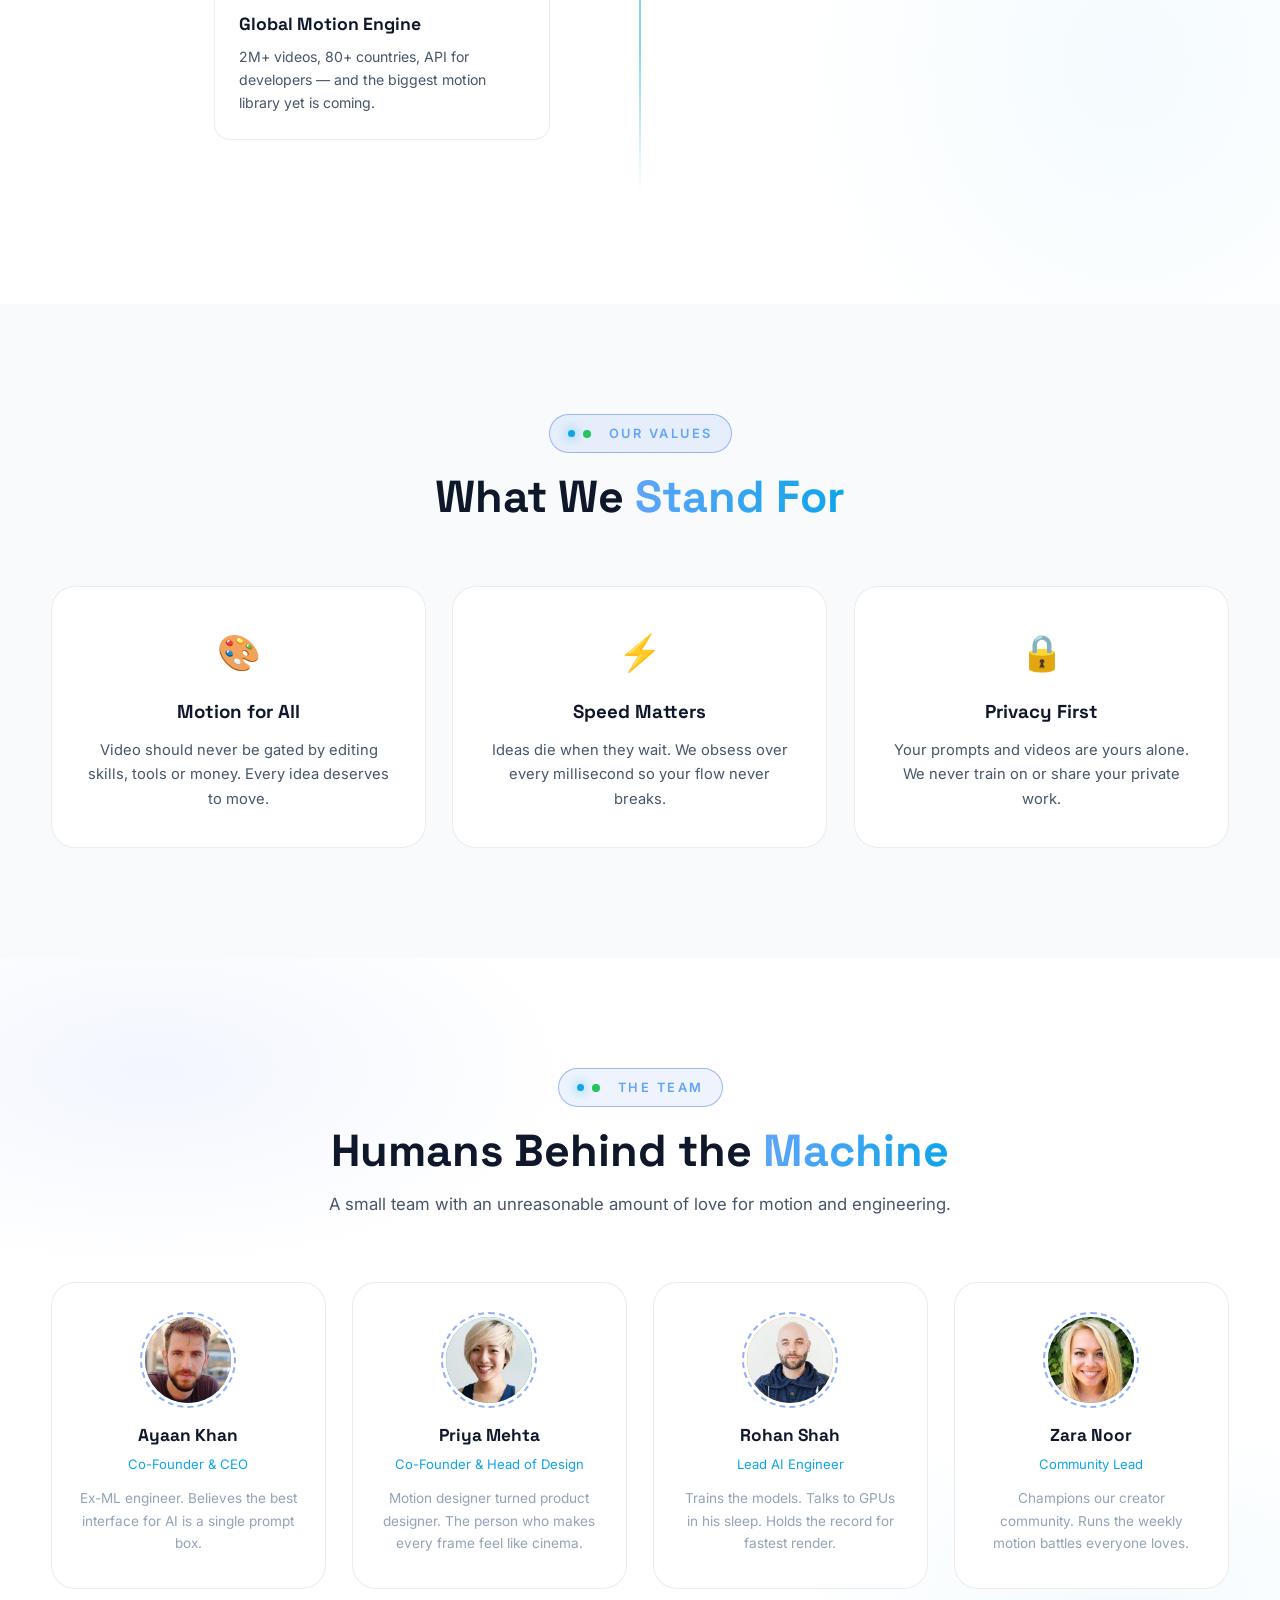
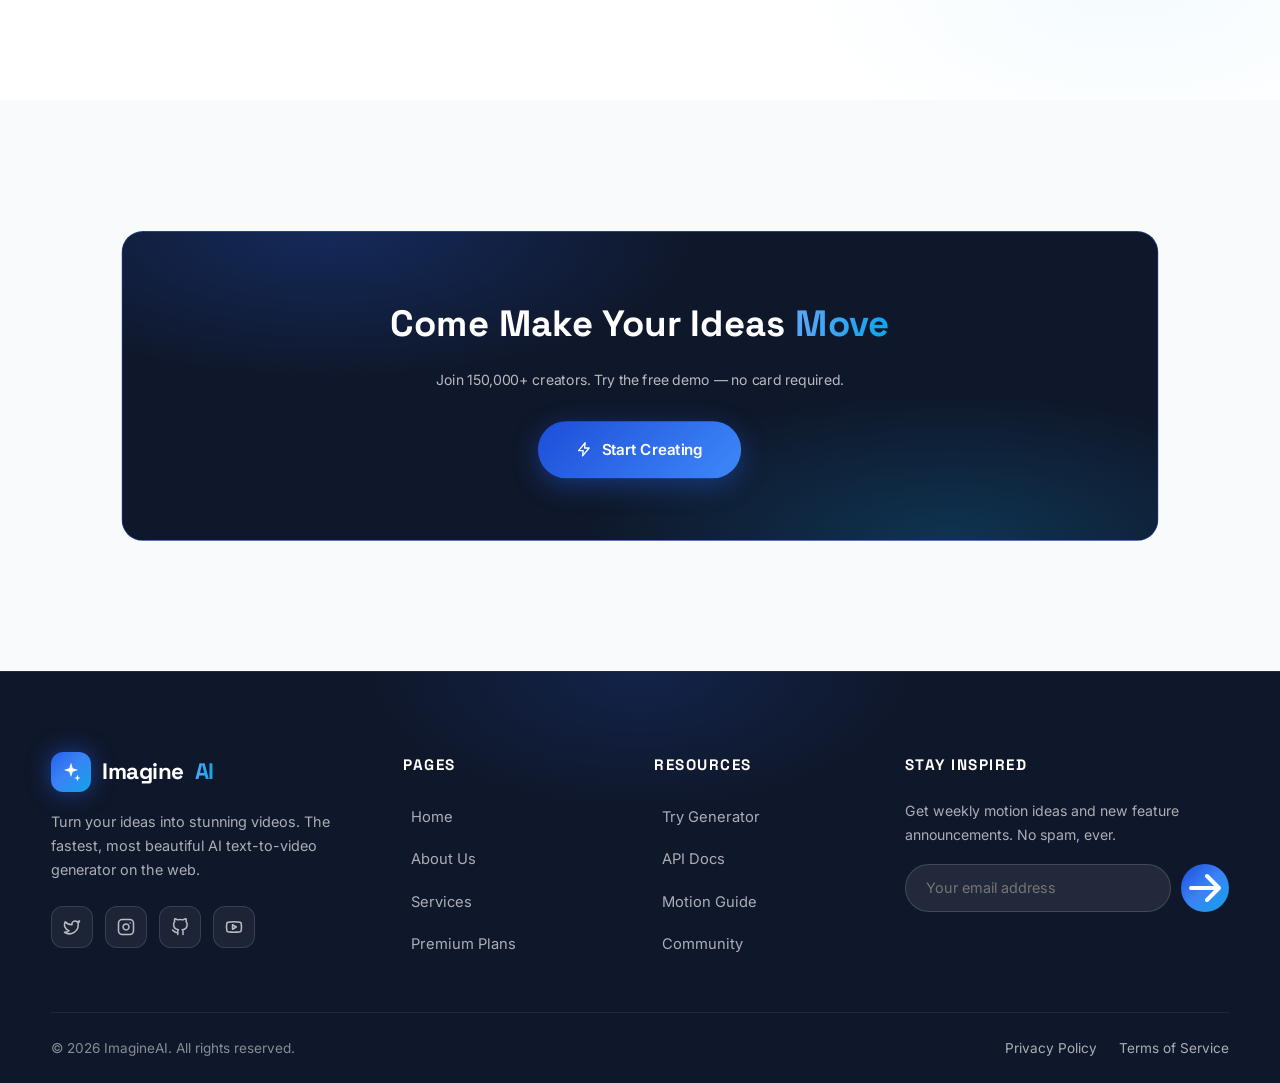
<file: about.html>
<!DOCTYPE html>
<html lang="en">
<head>
  <meta charset="UTF-8">
  <meta name="viewport" content="width=device-width, initial-scale=1.0">
  <title>About Us — ImagineAI</title>
  <meta name="description" content="Meet ImagineAI — the team on a mission to make world-class AI text-to-video generation available to everyone.">
  <link rel="icon" href="data:image/svg+xml,<svg xmlns='http://www.w3.org/2000/svg' viewBox='0 0 100 100'><text y='.9em' font-size='90'>🎬</text></svg>">
  <link rel="preconnect" href="https://fonts.googleapis.com">
  <link rel="preconnect" href="https://fonts.gstatic.com" crossorigin>
  <link href="https://fonts.googleapis.com/css2?family=Inter:wght@400;500;600;700&family=Space+Grotesk:wght@500;600;700&display=swap" rel="stylesheet">
  <link rel="stylesheet" href="css/style.css">
</head>
<body>

  <!-- ===== Preloader ===== -->
  <div id="preloader">
    <div class="loader-ring"></div>
    <div class="loader-text grad-text">ImagineAI</div>
  </div>

  <!-- ===== Navbar ===== -->
  <nav class="navbar" id="navbar">
    <div class="container nav-inner">
      <a href="index.html" class="logo">
        <span class="logo-mark">
          <svg viewBox="0 0 24 24" fill="currentColor"><path d="M12 2l1.9 5.8L19.7 9.7l-5.8 1.9L12 17.4l-1.9-5.8L4.3 9.7l5.8-1.9L12 2z"/><path d="M19 15l.9 2.6L22.5 18.5l-2.6.9L19 22l-.9-2.6-2.6-.9 2.6-.9L19 15z"/></svg>
        </span>
        Imagine<span class="grad-text">AI</span>
      </a>
      <ul class="nav-links" id="navLinks">
        <li><a href="index.html">Home</a></li>
        <li><a href="about.html">About</a></li>
        <li><a href="services.html">Services</a></li>
        <li><a href="premium.html">Premium</a></li>
      </ul>
      <div class="nav-cta">
        <span class="plan-badge free">Free — Unlimited Demo</span>
        <a href="premium.html" class="btn btn-primary btn-sm">Upgrade</a>
        <button class="hamburger" id="hamburger" aria-label="Open menu"><span></span></button>
      </div>
    </div>
  </nav>

  <!-- ===== Page Hero ===== -->
  <header class="page-hero">
    <div class="hero-bg">
      <div class="grid-pattern"></div>
      <div class="orb orb-1"></div>
      <div class="orb orb-2"></div>
    </div>
    <div class="container" style="position:relative;z-index:2">
      <span class="eyebrow reveal">About Us</span>
      <h1 class="reveal d-1">We Believe Every Idea Has <span class="grad-text">a Story in Motion</span></h1>
      <p class="page-sub reveal d-2">
        ImagineAI was born from a simple question: what if bringing an idea to life required nothing
        but one click? Today, millions of videos later, we're just getting started.
      </p>
      <div class="breadcrumb reveal d-3">
        <a href="index.html">Home</a><span class="sep">/</span><span>About</span>
      </div>
    </div>
  </header>

  <!-- ===== Story ===== -->
  <section class="section section-alt">
    <div class="container">
      <div class="about-story-grid">
        <div class="story-copy reveal-left">
          <span class="eyebrow">Our Story</span>
          <h2>From a Garage Idea to a <span class="grad-text">Global Motion Engine</span></h2>
          <p>
            In 2021, three friends — an engineer, a designer and a dreamer — asked why turning an
            idea into a moving video was locked behind expensive tools and complex editing
            workflows. The answer should have been obvious: it shouldn't be.
          </p>
          <p>
            We built ImagineAI to be the fastest, friendliest AI text-to-video generator on the
            planet. No tutorials. No editing skills. Just type the scene you imagine, and watch
            it come to life.
          </p>
          <p>
            Today our community spans 150,000+ creators across 80 countries — filmmakers,
            marketers, game developers, students and grandparents discovering the magic of motion.
            And every single video starts the same way: with a few words.
          </p>
          <a href="services.html" class="btn btn-primary btn-sm" style="margin-top:10px">Explore Our Services</a>
        </div>
        <div class="story-visual reveal-right">
          <video class="showcase" src="images/ai-3.mp4" poster="images/story.jpg" muted loop playsinline preload="metadata" aria-label="AI generated video"></video>
          <div class="story-badge">
            <span class="dot" style="width:10px;height:10px;border-radius:50%;background:var(--green);box-shadow:0 0 12px var(--green)"></span>
            2,000,000+ videos and counting…
          </div>
        </div>
      </div>
    </div>
  </section>

  <!-- ===== Stats ===== -->
  <section class="section">
    <div class="container">
      <div class="section-head reveal">
        <span class="eyebrow">By The Numbers</span>
        <h2>ImagineAI in <span class="grad-text">Numbers</span></h2>
      </div>
      <div class="stats-band">
        <div class="stat-box reveal">
          <div class="num" data-count="2" data-suffix="M+">0</div>
          <div class="lbl">Videos Created</div>
        </div>
        <div class="stat-box reveal d-1">
          <div class="num" data-count="150" data-suffix="K+">0</div>
          <div class="lbl">Active Creators</div>
        </div>
        <div class="stat-box reveal d-2">
          <div class="num" data-count="80" data-suffix="+">0</div>
          <div class="lbl">Countries Reached</div>
        </div>
        <div class="stat-box reveal d-3">
          <div class="num" data-count="4.9">0</div>
          <div class="lbl">Average Rating</div>
        </div>
      </div>
    </div>
  </section>

  <!-- ===== Timeline ===== -->
  <section class="section section-alt">
    <div class="container">
      <div class="section-head reveal">
        <span class="eyebrow">Our Journey</span>
        <h2>The Road to <span class="grad-text">2 Million Videos</span></h2>
      </div>
      <div class="timeline">
        <div class="tl-item reveal-left">
          <span class="tl-dot"></span>
          <div class="tl-card">
            <div class="tl-year">2021</div>
            <h3>The Spark</h3>
            <p>Three friends prototype the first text-to-video engine in a garage. A prompt moved for the first time — slow, buggy — and magical.</p>
          </div>
        </div>
        <div class="tl-item reveal-right">
          <span class="tl-dot"></span>
          <div class="tl-card">
            <div class="tl-year">2022</div>
            <h3>Public Launch</h3>
            <p>ImagineAI goes live with 3 motion presets. 10,000 creators join in the first month. The waitlist breaks 50K.</p>
          </div>
        </div>
        <div class="tl-item reveal-left">
          <span class="tl-dot"></span>
          <div class="tl-card">
            <div class="tl-year">2023</div>
            <h3>1 Million Videos</h3>
            <p>Our community creates its millionth video. We introduce commercial licenses and 2 new motion presets.</p>
          </div>
        </div>
        <div class="tl-item reveal-right">
          <span class="tl-dot"></span>
          <div class="tl-card">
            <div class="tl-year">2024</div>
            <h3>Speed Revolution</h3>
            <p>The v2 engine turns any prompt into video in under 5 seconds. Mobile apps launch. Creators hit 150K.</p>
          </div>
        </div>
        <div class="tl-item reveal-left">
          <span class="tl-dot"></span>
          <div class="tl-card">
            <div class="tl-year">2025</div>
            <h3>Global Motion Engine</h3>
            <p>2M+ videos, 80+ countries, API for developers — and the biggest motion library yet is coming.</p>
          </div>
        </div>
      </div>
    </div>
  </section>

  <!-- ===== Values ===== -->
  <section class="section">
    <div class="container">
      <div class="section-head reveal">
        <span class="eyebrow">Our Values</span>
        <h2>What We <span class="grad-text">Stand For</span></h2>
      </div>
      <div class="values-grid">
        <div class="value-card reveal">
          <span class="v-icon">🎨</span>
          <h3>Motion for All</h3>
          <p>Video should never be gated by editing skills, tools or money. Every idea deserves to move.</p>
        </div>
        <div class="value-card reveal d-1">
          <span class="v-icon">⚡</span>
          <h3>Speed Matters</h3>
          <p>Ideas die when they wait. We obsess over every millisecond so your flow never breaks.</p>
        </div>
        <div class="value-card reveal d-2">
          <span class="v-icon">🔒</span>
          <h3>Privacy First</h3>
          <p>Your prompts and videos are yours alone. We never train on or share your private work.</p>
        </div>
      </div>
    </div>
  </section>

  <!-- ===== Team ===== -->
  <section class="section section-alt">
    <div class="container">
      <div class="section-head reveal">
        <span class="eyebrow">The Team</span>
        <h2>Humans Behind the <span class="grad-text">Machine</span></h2>
        <p>A small team with an unreasonable amount of love for motion and engineering.</p>
      </div>
      <div class="team-grid">
        <div class="team-card reveal">
          <div class="team-avatar" style="background:linear-gradient(135deg,#2563eb,#3b82f6)"><img src="images/team-1.jpg" alt="Ayaan Khan"></div>
          <h3>Ayaan Khan</h3>
          <div class="t-role">Co-Founder & CEO</div>
          <p>Ex-ML engineer. Believes the best interface for AI is a single prompt box.</p>
        </div>
        <div class="team-card reveal d-1">
          <div class="team-avatar" style="background:linear-gradient(135deg,#0ea5e9,#16a34a)"><img src="images/team-2.jpg" alt="Priya Mehta"></div>
          <h3>Priya Mehta</h3>
          <div class="t-role">Co-Founder & Head of Design</div>
          <p>Motion designer turned product designer. The person who makes every frame feel like cinema.</p>
        </div>
        <div class="team-card reveal d-2">
          <div class="team-avatar" style="background:linear-gradient(135deg,#f59e0b,#fb923c)"><img src="images/team-3.jpg" alt="Rohan Shah"></div>
          <h3>Rohan Shah</h3>
          <div class="t-role">Lead AI Engineer</div>
          <p>Trains the models. Talks to GPUs in his sleep. Holds the record for fastest render.</p>
        </div>
        <div class="team-card reveal d-3">
          <div class="team-avatar" style="background:linear-gradient(135deg,#1d4ed8,#0ea5e9)"><img src="images/team-4.jpg" alt="Zara Noor"></div>
          <h3>Zara Noor</h3>
          <div class="t-role">Community Lead</div>
          <p>Champions our creator community. Runs the weekly motion battles everyone loves.</p>
        </div>
      </div>
    </div>
  </section>

  <!-- ===== CTA ===== -->
  <section class="section">
    <div class="container">
      <div class="cta-banner reveal-zoom">
        <h2>Come Make Your Ideas <span class="grad-text">Move</span></h2>
        <p>Join 150,000+ creators. Try the free demo — no card required.</p>
        <a href="index.html#generator" class="btn btn-primary btn-lg">
          <svg viewBox="0 0 24 24" fill="none" stroke="currentColor" stroke-width="2" stroke-linecap="round" stroke-linejoin="round"><path d="M13 2L3 14h7l-1 8 10-12h-7l1-8z"/></svg>
          Start Creating
        </a>
      </div>
    </div>
  </section>

  <!-- ===== Footer ===== -->
  <footer class="footer">
    <div class="container">
      <div class="footer-grid">
        <div class="footer-brand">
          <a href="index.html" class="logo">
            <span class="logo-mark">
              <svg viewBox="0 0 24 24" fill="currentColor"><path d="M12 2l1.9 5.8L19.7 9.7l-5.8 1.9L12 17.4l-1.9-5.8L4.3 9.7l5.8-1.9L12 2z"/><path d="M19 15l.9 2.6L22.5 18.5l-2.6.9L19 22l-.9-2.6-2.6-.9 2.6-.9L19 15z"/></svg>
            </span>
            Imagine<span class="grad-text">AI</span>
          </a>
          <p>Turn your ideas into stunning videos. The fastest, most beautiful AI text-to-video generator on the web.</p>
          <div class="footer-social">
            <a href="#" aria-label="Twitter"><svg viewBox="0 0 24 24" fill="none" stroke="currentColor" stroke-width="2" stroke-linecap="round" stroke-linejoin="round"><path d="M22 4s-.7 2.1-2 3.4c1.6 10-9.4 17.3-18 11.6 2.2.1 4.4-.6 6-2C3 15.5.5 9.6 3 5c2.2 2.6 5.6 4.1 9 4-.9-4.2 4-6.6 7-3.8 1.1 0 3-1.2 3-1.2z"/></svg></a>
            <a href="#" aria-label="Instagram"><svg viewBox="0 0 24 24" fill="none" stroke="currentColor" stroke-width="2" stroke-linecap="round" stroke-linejoin="round"><rect x="2" y="2" width="20" height="20" rx="5"/><path d="M16 11.37A4 4 0 1 1 12.63 8 4 4 0 0 1 16 11.37z"/><line x1="17.5" y1="6.5" x2="17.51" y2="6.5"/></svg></a>
            <a href="#" aria-label="GitHub"><svg viewBox="0 0 24 24" fill="none" stroke="currentColor" stroke-width="2" stroke-linecap="round" stroke-linejoin="round"><path d="M9 19c-5 1.5-5-2.5-7-3m14 6v-3.87a3.37 3.37 0 0 0-.94-2.61c3.14-.35 6.44-1.54 6.44-7A5.44 5.44 0 0 0 20 4.77 5.07 5.07 0 0 0 19.91 1S18.73.65 16 2.48a13.38 13.38 0 0 0-7 0C6.27.65 5.09 1 5.09 1A5.07 5.07 0 0 0 5 4.77a5.44 5.44 0 0 0-1.5 3.78c0 5.42 3.3 6.61 6.44 7A3.37 3.37 0 0 0 9 18.13V22"/></svg></a>
            <a href="#" aria-label="YouTube"><svg viewBox="0 0 24 24" fill="none" stroke="currentColor" stroke-width="2" stroke-linecap="round" stroke-linejoin="round"><path d="M2.5 17a24.12 24.12 0 0 1 0-10 2 2 0 0 1 1.4-1.4 49.56 49.56 0 0 1 16.2 0A2 2 0 0 1 21.5 7a24.12 24.12 0 0 1 0 10 2 2 0 0 1-1.4 1.4 49.55 49.55 0 0 1-16.2 0A2 2 0 0 1 2.5 17"/><polygon points="10 15 15 12 10 9 10 15"/></svg></a>
          </div>
        </div>
        <div class="footer-col">
          <h4>Pages</h4>
          <ul>
            <li><a href="index.html">Home</a></li>
            <li><a href="about.html">About Us</a></li>
            <li><a href="services.html">Services</a></li>
            <li><a href="premium.html">Premium Plans</a></li>
          </ul>
        </div>
        <div class="footer-col">
          <h4>Resources</h4>
          <ul>
            <li><a href="index.html#generator">Try Generator</a></li>
            <li><a href="#">API Docs</a></li>
            <li><a href="#">Motion Guide</a></li>
            <li><a href="#">Community</a></li>
          </ul>
        </div>
        <div class="footer-col footer-news">
          <h4>Stay Inspired</h4>
          <p>Get weekly motion ideas and new feature announcements. No spam, ever.</p>
          <form class="news-form">
            <input type="email" placeholder="Your email address" required>
            <button type="submit" aria-label="Subscribe">
              <svg viewBox="0 0 24 24" fill="none" stroke="currentColor" stroke-width="2" stroke-linecap="round" stroke-linejoin="round"><path d="M5 12h14M13 6l6 6-6 6"/></svg>
            </button>
          </form>
        </div>
      </div>
      <div class="footer-bottom">
        <span>© <span class="year">2025</span> ImagineAI. All rights reserved.</span>
        <div class="fb-links">
          <a href="#">Privacy Policy</a>
          <a href="#">Terms of Service</a>
        </div>
      </div>
    </div>
  </footer>

  <!-- ===== Upgrade Modal ===== -->
  <div class="modal-overlay" id="modalOverlay">
    <div class="modal">
      <button class="modal-close" aria-label="Close">
        <svg viewBox="0 0 24 24" fill="none" stroke="currentColor" stroke-width="2" stroke-linecap="round" stroke-linejoin="round"><path d="M18 6L6 18M6 6l12 12"/></svg>
      </button>
      <div class="m-icon">
        <svg viewBox="0 0 24 24" fill="none" stroke="currentColor" stroke-width="2" stroke-linecap="round" stroke-linejoin="round"><path d="M3 8l4 4 5-7 5 7 4-4-2 12H5L3 8z"/></svg>
      </div>
      <h3 class="m-title">Free limit reached!</h3>
      <p class="m-text">Upgrade to unlock writing your own prompts and unlimited AI video creation.</p>
      <a href="premium.html" class="btn btn-primary btn-block btn-lg">View Premium Plans</a>
      <p class="m-note">🔒 Secure checkout · Cancel anytime · Instant activation</p>
    </div>
  </div>

  <!-- ===== Back to top ===== -->
  <button class="to-top" id="toTop" aria-label="Back to top">
    <svg viewBox="0 0 24 24" fill="none" stroke="currentColor" stroke-width="2" stroke-linecap="round" stroke-linejoin="round"><path d="M12 19V5M5 12l7-7 7 7"/></svg>
  </button>

  <script src="js/main.js"></script>
  <script src="js/generator.js"></script>
  <script src="js/videos.js"></script>
  <script src="js/payment.js"></script>
  <script src="js/premium-feel.js"></script>
</body>
</html>
</file>
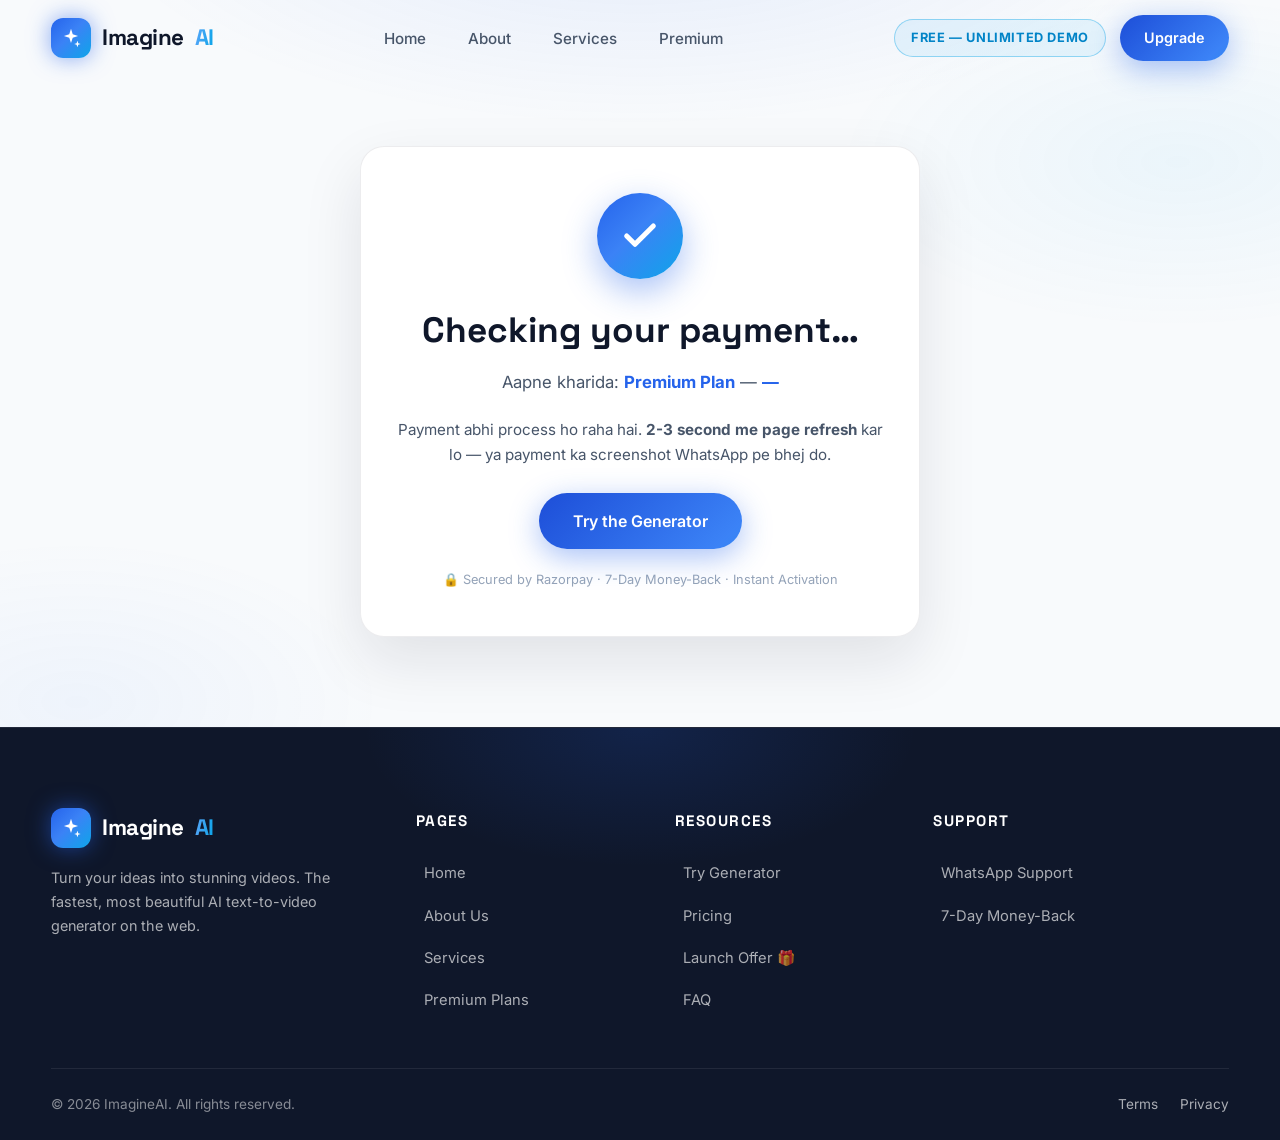
<file: payment-success.html>
<!DOCTYPE html>
<html lang="en">
<head>
  <meta charset="UTF-8">
  <meta name="viewport" content="width=device-width, initial-scale=1.0">
  <title>Payment Successful — ImagineAI</title>
  <meta name="description" content="Your ImagineAI payment was successful — your plan is being activated.">
  <link rel="icon" href="data:image/svg+xml,<svg xmlns='http://www.w3.org/2000/svg' viewBox='0 0 100 100'><text y='.9em' font-size='90'>🎬</text></svg>">
  <link rel="preconnect" href="https://fonts.googleapis.com">
  <link rel="preconnect" href="https://fonts.gstatic.com" crossorigin>
  <link href="https://fonts.googleapis.com/css2?family=Inter:wght@400;500;600;700&family=Space+Grotesk:wght@500;600;700&display=swap" rel="stylesheet">
  <link rel="stylesheet" href="css/style.css">
</head>
<body>

  <!-- ===== Preloader ===== -->
  <div id="preloader">
    <div class="loader-ring"></div>
    <div class="loader-text grad-text">ImagineAI</div>
  </div>

  <!-- ===== Navbar ===== -->
  <nav class="navbar" id="navbar">
    <div class="container nav-inner">
      <a href="index.html" class="logo">
        <span class="logo-mark">
          <svg viewBox="0 0 24 24" fill="currentColor"><path d="M12 2l1.9 5.8L19.7 9.7l-5.8 1.9L12 17.4l-1.9-5.8L4.3 9.7l5.8-1.9L12 2z"/><path d="M19 15l.9 2.6L22.5 18.5l-2.6.9L19 22l-.9-2.6-2.6-.9 2.6-.9L19 15z"/></svg>
        </span>
        Imagine<span class="grad-text">AI</span>
      </a>
      <ul class="nav-links" id="navLinks">
        <li><a href="index.html">Home</a></li>
        <li><a href="about.html">About</a></li>
        <li><a href="services.html">Services</a></li>
        <li><a href="premium.html">Premium</a></li>
      </ul>
      <div class="nav-cta">
        <span class="plan-badge free">Free — Unlimited Demo</span>
        <a href="premium.html" class="btn btn-primary btn-sm">Upgrade</a>
        <button class="hamburger" id="hamburger" aria-label="Open menu"><span></span></button>
      </div>
    </div>
  </nav>

  <!-- ===== Payment status ===== -->
  <main>
    <section class="pay-section">
      <div class="container">
        <div class="pay-card reveal visible" id="payStatus">
          <div class="pay-check">
            <svg viewBox="0 0 24 24" fill="none" stroke="currentColor" stroke-width="3" stroke-linecap="round" stroke-linejoin="round"><path d="M20 6L9 17l-5-5"/></svg>
          </div>
          <h1 id="payTitle">Payment Successful! 🎉</h1>
          <p class="pay-plan">Aapne kharida: <b id="payPlanName">Premium Plan</b> — <b id="payPlanPrice">—</b></p>
          <div class="pay-id-box" id="payIdBox">
            <span>Payment ID</span>
            <code id="payId">—</code>
          </div>
          <p class="pay-note" id="payNote">Aapka plan <b>10 minute me activate</b> ho jayega. Jaldi activation ke liye WhatsApp pe Payment ID bhej do. 👇</p>
          <div class="pay-actions">
            <a id="payWaBtn" class="btn btn-wa" href="#" target="_blank" rel="noopener">
              <svg viewBox="0 0 24 24" fill="currentColor"><path d="M12 2a10 10 0 0 0-8.6 15.1L2 22l5.05-1.32A10 10 0 1 0 12 2zm5.5 14.4c-.3-.15-1.76-.87-2.03-.97-.27-.1-.47-.15-.67.15-.2.3-.77.97-.94 1.17-.17.2-.35.22-.65.07-.3-.15-1.26-.46-2.4-1.48-.89-.79-1.49-1.77-1.66-2.07-.17-.3-.02-.46.13-.61.13-.13.3-.35.45-.52.15-.17.2-.3.3-.5.1-.2.05-.37-.02-.52-.08-.15-.67-1.62-.92-2.22-.24-.58-.49-.5-.67-.51h-.57c-.2 0-.52.07-.8.37-.27.3-1.04 1.02-1.04 2.5 0 1.47 1.07 2.9 1.22 3.1.15.2 2.1 3.2 5.08 4.49.71.3 1.26.49 1.7.63.71.22 1.36.19 1.87.12.57-.09 1.76-.72 2.01-1.42.25-.7.25-1.29.17-1.42-.07-.13-.27-.2-.57-.35z"/></svg>
              WhatsApp pe Payment ID bhejo
            </a>
            <a href="index.html#generator" class="btn btn-primary">Try the Generator</a>
          </div>
          <p class="pay-trust">🔒 Secured by Razorpay · 7-Day Money-Back · Instant Activation</p>
        </div>
      </div>
    </section>
  </main>

  <!-- ===== Footer ===== -->
  <footer class="footer">
    <div class="container">
      <div class="footer-grid">
        <div class="footer-brand">
          <a href="index.html" class="logo">
            <span class="logo-mark">
              <svg viewBox="0 0 24 24" fill="currentColor"><path d="M12 2l1.9 5.8L19.7 9.7l-5.8 1.9L12 17.4l-1.9-5.8L4.3 9.7l5.8-1.9L12 2z"/><path d="M19 15l.9 2.6L22.5 18.5l-2.6.9L19 22l-.9-2.6-2.6-.9 2.6-.9L19 15z"/></svg>
            </span>
            Imagine<span class="grad-text">AI</span>
          </a>
          <p>Turn your ideas into stunning videos. The fastest, most beautiful AI text-to-video generator on the web.</p>
        </div>
        <div class="footer-col">
          <h4>Pages</h4>
          <ul>
            <li><a href="index.html">Home</a></li>
            <li><a href="about.html">About Us</a></li>
            <li><a href="services.html">Services</a></li>
            <li><a href="premium.html">Premium Plans</a></li>
          </ul>
        </div>
        <div class="footer-col">
          <h4>Resources</h4>
          <ul>
            <li><a href="index.html#generator">Try Generator</a></li>
            <li><a href="premium.html">Pricing</a></li>
            <li><a href="premium.html">Launch Offer 🎁</a></li>
            <li><a href="premium.html#faq">FAQ</a></li>
          </ul>
        </div>
        <div class="footer-col">
          <h4>Support</h4>
          <ul>
            <li><a href="#" id="waSupport">WhatsApp Support</a></li>
            <li><a href="premium.html">7-Day Money-Back</a></li>
          </ul>
        </div>
      </div>
      <div class="footer-bottom">
        <span>© <span class="year">2026</span> ImagineAI. All rights reserved.</span>
        <div class="fb-links">
          <a href="premium.html">Terms</a>
          <a href="premium.html">Privacy</a>
        </div>
      </div>
    </div>
  </footer>

  <!-- ===== Back to top ===== -->
  <button class="to-top" id="toTop" aria-label="Back to top">
    <svg viewBox="0 0 24 24" fill="none" stroke="currentColor" stroke-width="2" stroke-linecap="round" stroke-linejoin="round"><path d="M12 19V5M5 12l7-7 7 7"/></svg>
  </button>

  <script src="js/main.js"></script>
  <script src="js/payment.js"></script>
  <script src="js/premium-feel.js"></script>
</body>
</html>
</file>
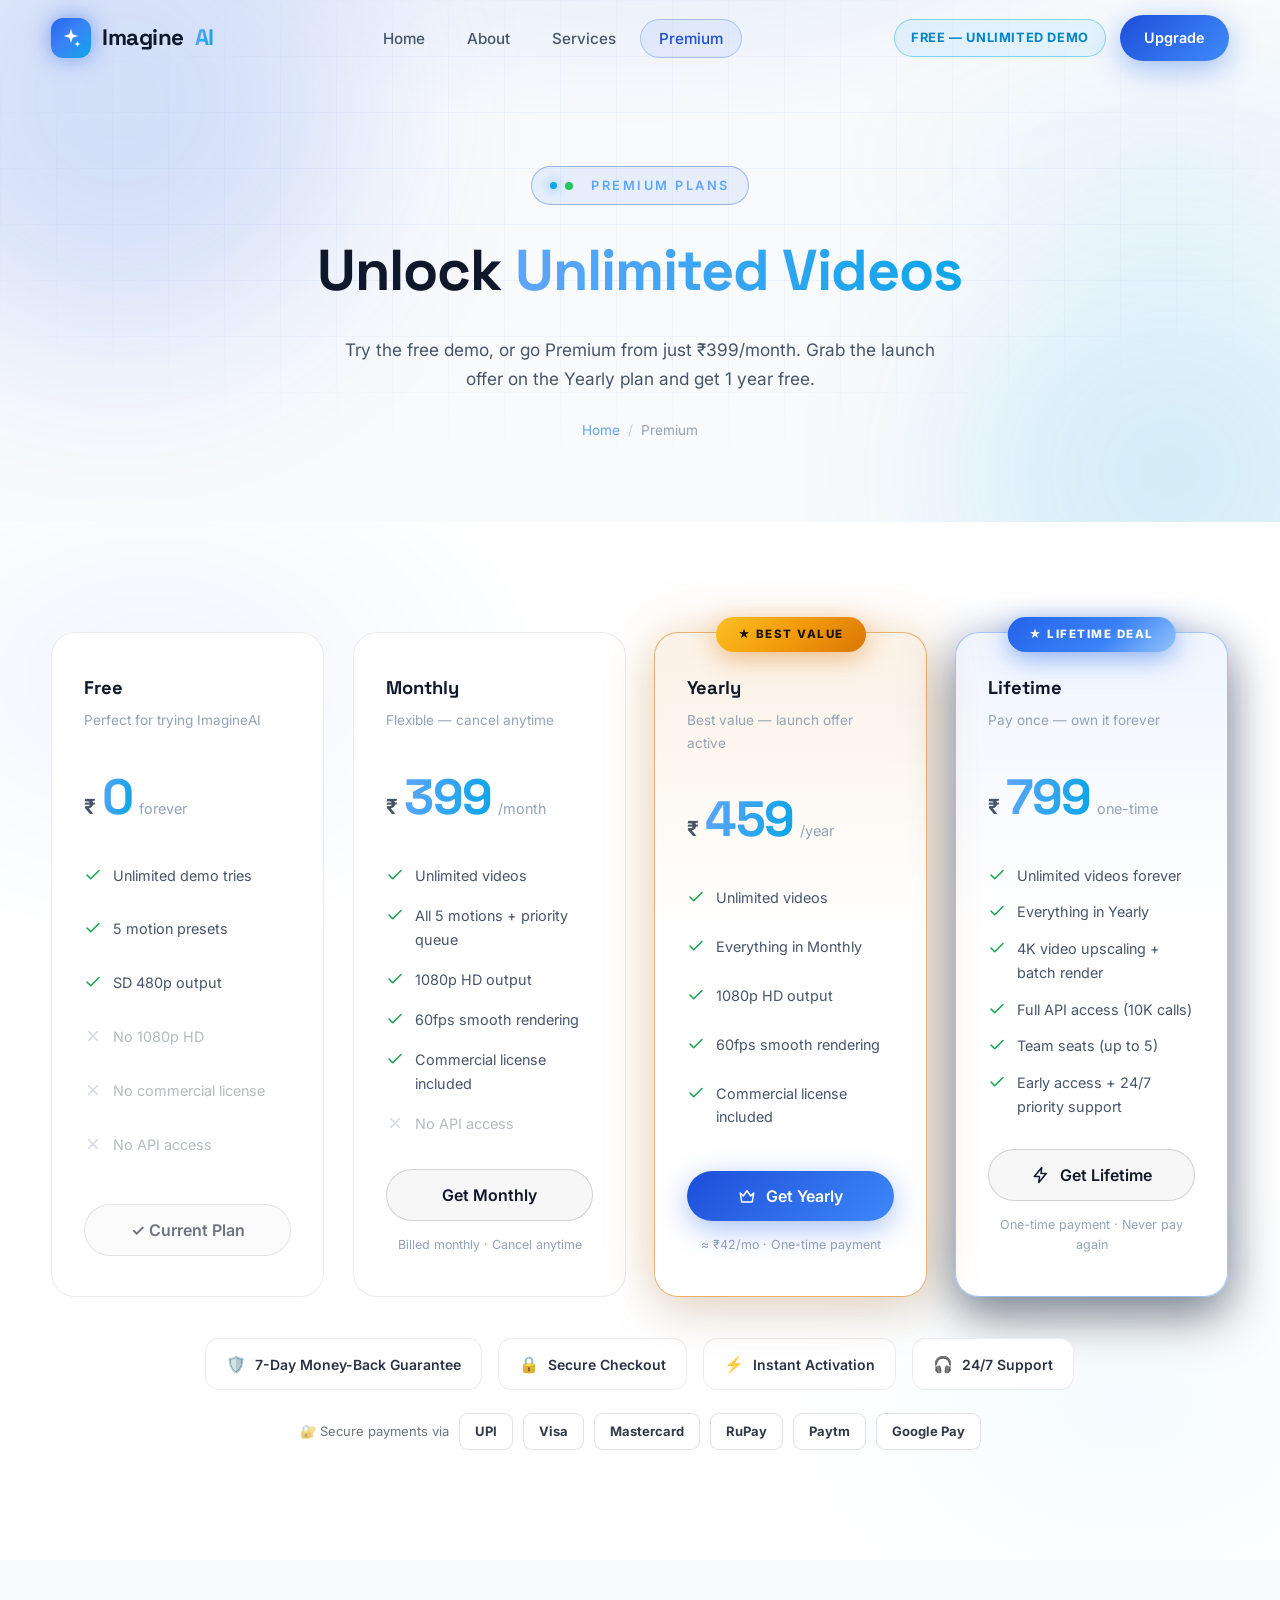
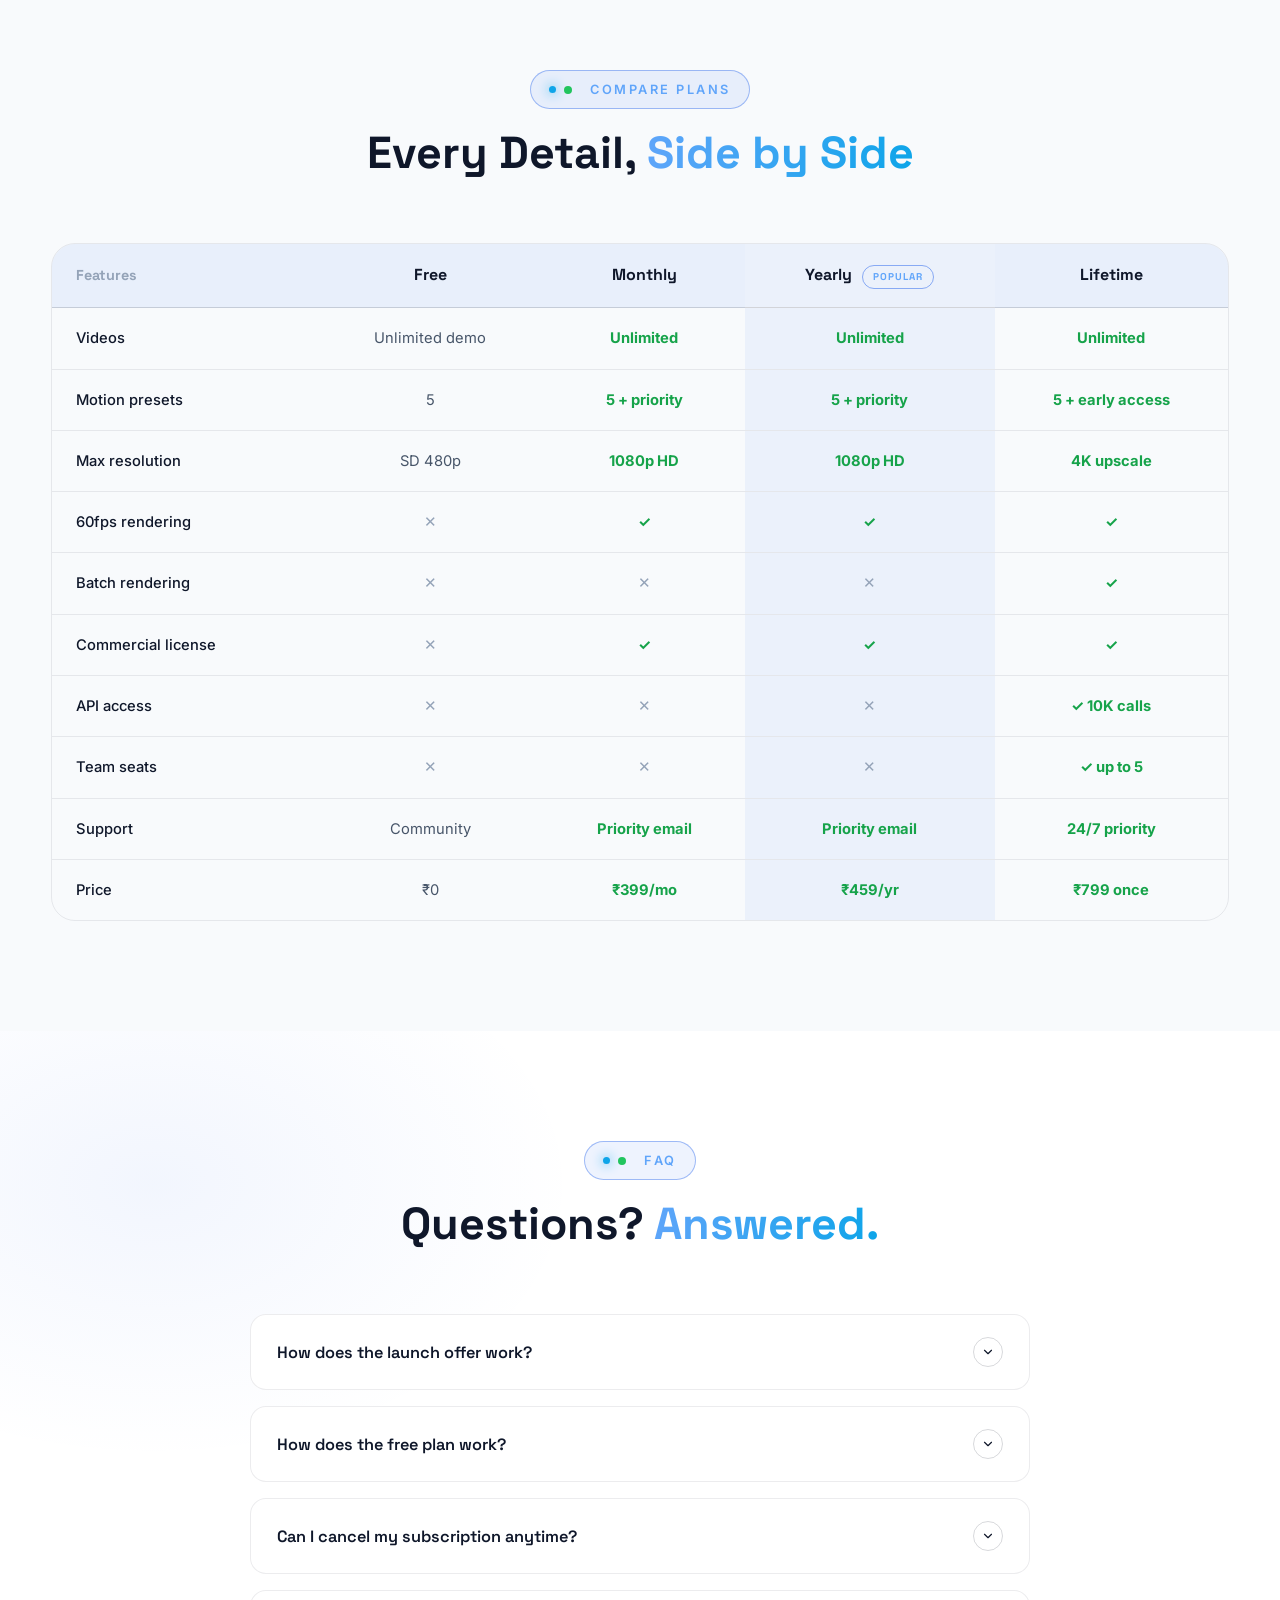
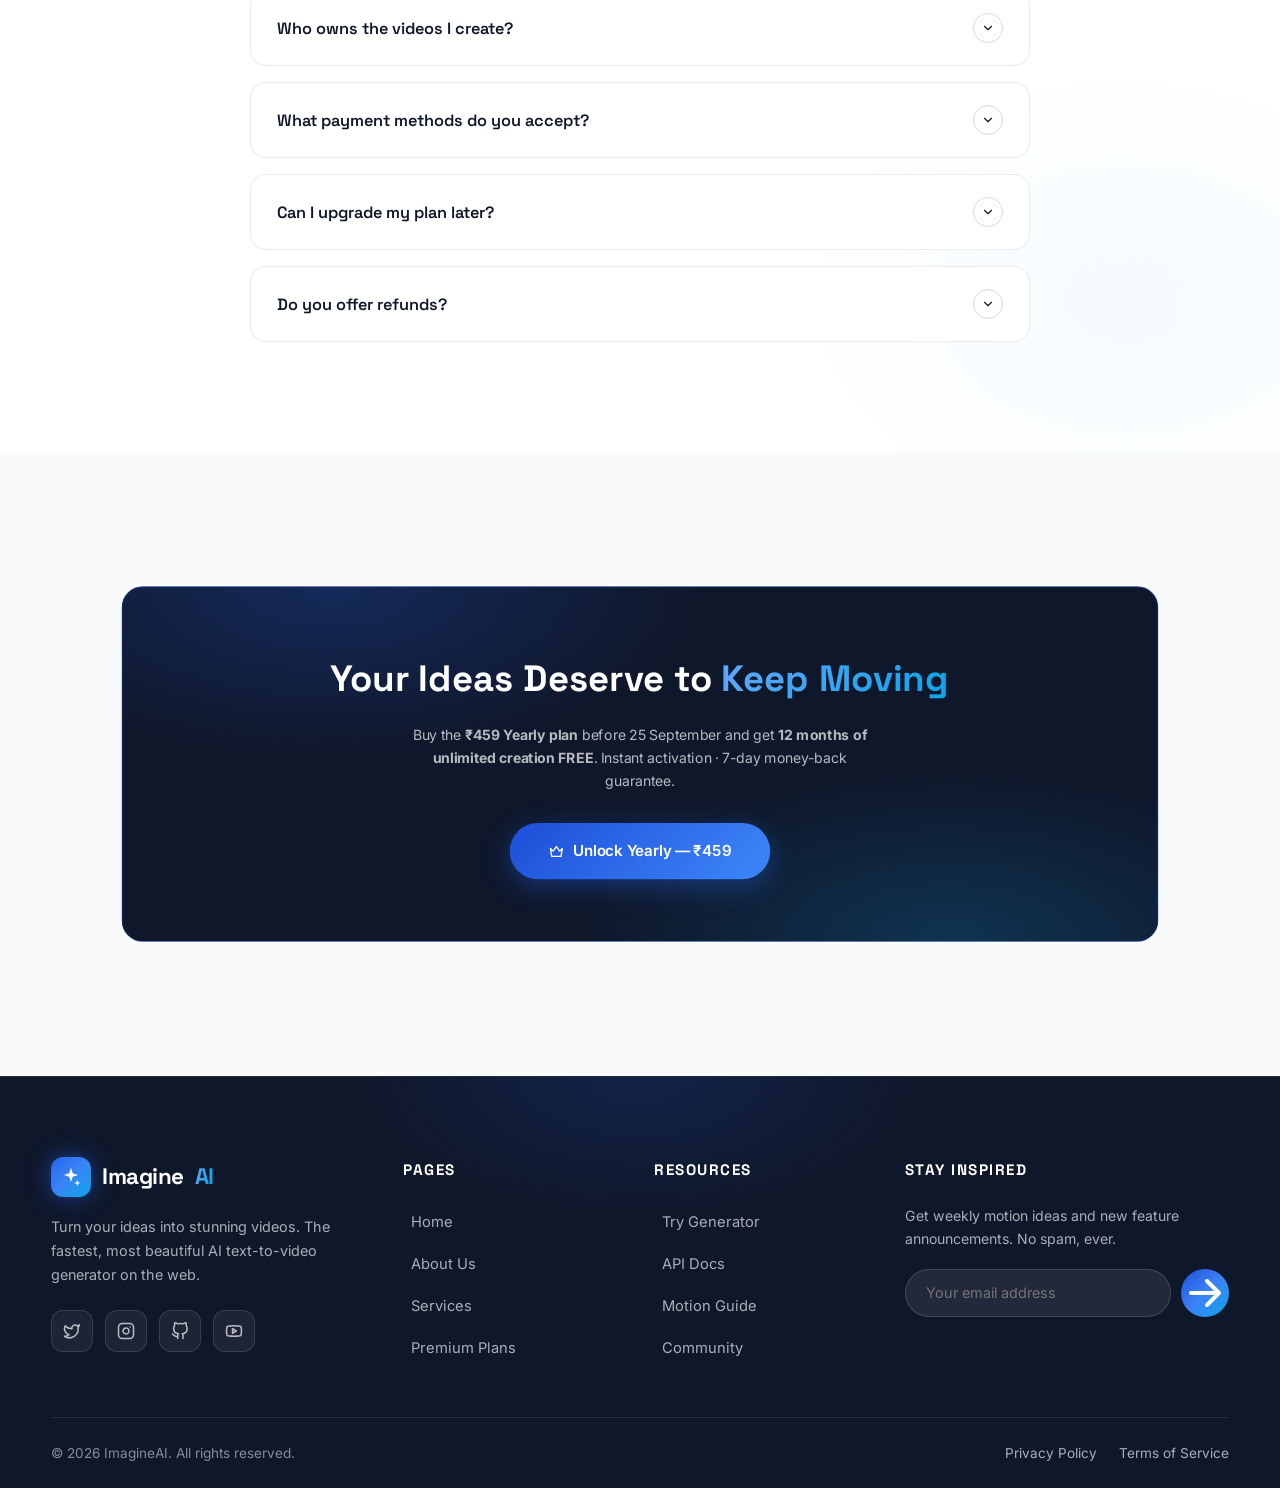
<file: premium.html>
<!DOCTYPE html>
<html lang="en">
<head>
  <meta charset="UTF-8">
  <meta name="viewport" content="width=device-width, initial-scale=1.0">
  <title>Premium Plans — ImagineAI</title>
  <meta name="description" content="Choose the ImagineAI plan that fits you — start with the free demo, or go Monthly, Yearly or Lifetime for unlimited AI text-to-video creation.">
  <link rel="icon" href="data:image/svg+xml,<svg xmlns='http://www.w3.org/2000/svg' viewBox='0 0 100 100'><text y='.9em' font-size='90'>🎬</text></svg>">
  <link rel="preconnect" href="https://fonts.googleapis.com">
  <link rel="preconnect" href="https://fonts.gstatic.com" crossorigin>
  <link href="https://fonts.googleapis.com/css2?family=Inter:wght@400;500;600;700&family=Space+Grotesk:wght@500;600;700&display=swap" rel="stylesheet">
  <link rel="stylesheet" href="css/style.css">
</head>
<body>

  <!-- ===== Preloader ===== -->
  <div id="preloader">
    <div class="loader-ring"></div>
    <div class="loader-text grad-text">ImagineAI</div>
  </div>

  <!-- ===== Navbar ===== -->
  <nav class="navbar" id="navbar">
    <div class="container nav-inner">
      <a href="index.html" class="logo">
        <span class="logo-mark">
          <svg viewBox="0 0 24 24" fill="currentColor"><path d="M12 2l1.9 5.8L19.7 9.7l-5.8 1.9L12 17.4l-1.9-5.8L4.3 9.7l5.8-1.9L12 2z"/><path d="M19 15l.9 2.6L22.5 18.5l-2.6.9L19 22l-.9-2.6-2.6-.9 2.6-.9L19 15z"/></svg>
        </span>
        Imagine<span class="grad-text">AI</span>
      </a>
      <ul class="nav-links" id="navLinks">
        <li><a href="index.html">Home</a></li>
        <li><a href="about.html">About</a></li>
        <li><a href="services.html">Services</a></li>
        <li><a href="premium.html">Premium</a></li>
      </ul>
      <div class="nav-cta">
        <span class="plan-badge free">Free — Unlimited Demo</span>
        <a href="premium.html" class="btn btn-primary btn-sm">Upgrade</a>
        <button class="hamburger" id="hamburger" aria-label="Open menu"><span></span></button>
      </div>
    </div>
  </nav>

  <!-- ===== Page Hero ===== -->
  <header class="page-hero">
    <div class="hero-bg">
      <div class="grid-pattern"></div>
      <div class="orb orb-1"></div>
      <div class="orb orb-2"></div>
    </div>
    <div class="container" style="position:relative;z-index:2">
      <span class="eyebrow reveal">Premium Plans</span>
      <h1 class="reveal d-1">Unlock <span class="grad-text">Unlimited Videos</span></h1>
      <p class="page-sub reveal d-2">
        Try the free demo, or go Premium from just ₹399/month.
        Grab the launch offer on the Yearly plan and get 1 year free.
      </p>
      <div class="breadcrumb reveal d-3">
        <a href="index.html">Home</a><span class="sep">/</span><span>Premium</span>
      </div>
    </div>
  </header>

  <!-- ===== Pricing ===== -->
  <section class="section section-alt">
    <div class="container">
      <!-- ===== Launch Offer ===== -->
      <div class="offer-banner reveal" data-offer-banner>
        <div class="offer-copy">
          <h3>🎁 Launch Offer — <span class="hl">1 Year FREE on ₹459/Year Plan</span></h3>
          <p>Buy the <b>₹459 Yearly plan</b> before <b>25 September 2026</b> and get 12 extra months free — 2 years of unlimited text-to-video creation. Offer ends in:</p>
        </div>
        <div class="offer-countdown" data-offer-countdown>
          <div class="cd-box"><span class="cd-num days">--</span><span class="cd-lbl">Days</span></div>
          <div class="cd-box"><span class="cd-num hrs">--</span><span class="cd-lbl">Hours</span></div>
          <div class="cd-box"><span class="cd-num mins">--</span><span class="cd-lbl">Mins</span></div>
          <div class="cd-box"><span class="cd-num secs">--</span><span class="cd-lbl">Secs</span></div>
        </div>
      </div>

      <div class="pricing-grid">
        <!-- Free -->
        <div class="price-card reveal">
          <div class="price-name">Free</div>
          <div class="price-desc">Perfect for trying ImagineAI</div>
          <div class="price-tag">
            <span class="cur">₹</span><span class="amt">0</span><span class="per">forever</span>
          </div>
          <ul class="price-features">
            <li><svg viewBox="0 0 24 24" fill="none" stroke="currentColor" stroke-width="2" stroke-linecap="round" stroke-linejoin="round"><path d="M20 6L9 17l-5-5"/></svg>Unlimited demo tries</li>
            <li><svg viewBox="0 0 24 24" fill="none" stroke="currentColor" stroke-width="2" stroke-linecap="round" stroke-linejoin="round"><path d="M20 6L9 17l-5-5"/></svg>5 motion presets</li>
            <li><svg viewBox="0 0 24 24" fill="none" stroke="currentColor" stroke-width="2" stroke-linecap="round" stroke-linejoin="round"><path d="M20 6L9 17l-5-5"/></svg>SD 480p output</li>
            <li class="off"><svg viewBox="0 0 24 24" fill="none" stroke="currentColor" stroke-width="2" stroke-linecap="round" stroke-linejoin="round"><path d="M18 6L6 18M6 6l12 12"/></svg>No 1080p HD</li>
            <li class="off"><svg viewBox="0 0 24 24" fill="none" stroke="currentColor" stroke-width="2" stroke-linecap="round" stroke-linejoin="round"><path d="M18 6L6 18M6 6l12 12"/></svg>No commercial license</li>
            <li class="off"><svg viewBox="0 0 24 24" fill="none" stroke="currentColor" stroke-width="2" stroke-linecap="round" stroke-linejoin="round"><path d="M18 6L6 18M6 6l12 12"/></svg>No API access</li>
          </ul>
          <button class="btn btn-ghost btn-block" data-buy="free">Start Free</button>
        </div>

        <!-- Monthly -->
        <div class="price-card reveal d-1">
          <div class="price-name">Monthly</div>
          <div class="price-desc">Flexible — cancel anytime</div>
          <div class="price-tag">
            <span class="cur">₹</span><span class="amt">399</span><span class="per">/month</span>
          </div>
          <ul class="price-features">
            <li><svg viewBox="0 0 24 24" fill="none" stroke="currentColor" stroke-width="2" stroke-linecap="round" stroke-linejoin="round"><path d="M20 6L9 17l-5-5"/></svg>Unlimited videos</li>
            <li><svg viewBox="0 0 24 24" fill="none" stroke="currentColor" stroke-width="2" stroke-linecap="round" stroke-linejoin="round"><path d="M20 6L9 17l-5-5"/></svg>All 5 motions + priority queue</li>
            <li><svg viewBox="0 0 24 24" fill="none" stroke="currentColor" stroke-width="2" stroke-linecap="round" stroke-linejoin="round"><path d="M20 6L9 17l-5-5"/></svg>1080p HD output</li>
            <li><svg viewBox="0 0 24 24" fill="none" stroke="currentColor" stroke-width="2" stroke-linecap="round" stroke-linejoin="round"><path d="M20 6L9 17l-5-5"/></svg>60fps smooth rendering</li>
            <li><svg viewBox="0 0 24 24" fill="none" stroke="currentColor" stroke-width="2" stroke-linecap="round" stroke-linejoin="round"><path d="M20 6L9 17l-5-5"/></svg>Commercial license included</li>
            <li class="off"><svg viewBox="0 0 24 24" fill="none" stroke="currentColor" stroke-width="2" stroke-linecap="round" stroke-linejoin="round"><path d="M18 6L6 18M6 6l12 12"/></svg>No API access</li>
          </ul>
          <button class="btn btn-ghost btn-block" data-buy="monthly">Get Monthly</button>
          <p class="price-note">Billed monthly · Cancel anytime</p>
        </div>

        <!-- Yearly (launch offer) -->
        <div class="price-card popular reveal d-2">
          <span class="popular-flag">★ Best Value</span>
          <span class="save-badge" data-offer-banner>SAVE 50%</span>
          <div class="price-name">Yearly</div>
          <div class="price-desc">Best value — launch offer active</div>
          <div class="price-tag">
            <span class="old" data-offer-banner>₹799</span>
            <span class="cur">₹</span><span class="amt">459</span><span class="per">/year</span>
          </div>
          <ul class="price-features">
            <li><svg viewBox="0 0 24 24" fill="none" stroke="currentColor" stroke-width="2" stroke-linecap="round" stroke-linejoin="round"><path d="M20 6L9 17l-5-5"/></svg>Unlimited videos</li>
            <li><svg viewBox="0 0 24 24" fill="none" stroke="currentColor" stroke-width="2" stroke-linecap="round" stroke-linejoin="round"><path d="M20 6L9 17l-5-5"/></svg>Everything in Monthly</li>
            <li><svg viewBox="0 0 24 24" fill="none" stroke="currentColor" stroke-width="2" stroke-linecap="round" stroke-linejoin="round"><path d="M20 6L9 17l-5-5"/></svg>1080p HD output</li>
            <li><svg viewBox="0 0 24 24" fill="none" stroke="currentColor" stroke-width="2" stroke-linecap="round" stroke-linejoin="round"><path d="M20 6L9 17l-5-5"/></svg>60fps smooth rendering</li>
            <li><svg viewBox="0 0 24 24" fill="none" stroke="currentColor" stroke-width="2" stroke-linecap="round" stroke-linejoin="round"><path d="M20 6L9 17l-5-5"/></svg>Commercial license included</li>
            <li class="gold" data-offer-banner><svg viewBox="0 0 24 24" fill="none" stroke="currentColor" stroke-width="2" stroke-linecap="round" stroke-linejoin="round"><path d="M20 6L9 17l-5-5"/></svg>🎁 12 months FREE with launch offer</li>
          </ul>
          <button class="btn btn-primary btn-block" data-buy="yearly">
            <svg viewBox="0 0 24 24" fill="none" stroke="currentColor" stroke-width="2" stroke-linecap="round" stroke-linejoin="round"><path d="M3 8l4 4 5-7 5 7 4-4-2 12H5L3 8z"/></svg>
            Get Yearly
          </button>
          <p class="price-note">≈ ₹42/mo · One-time payment</p>
          <div class="offer-line" data-offer-banner>🎁 Buy before 25 Sept → 1 year FREE (2 years total)</div>
        </div>

        <!-- Lifetime -->
        <div class="price-card lifetime reveal d-3">
          <span class="lifetime-flag">★ Lifetime Deal</span>
          <div class="price-name">Lifetime</div>
          <div class="price-desc">Pay once — own it forever</div>
          <div class="price-tag">
            <span class="cur">₹</span><span class="amt">799</span><span class="per">one-time</span>
          </div>
          <ul class="price-features">
            <li><svg viewBox="0 0 24 24" fill="none" stroke="currentColor" stroke-width="2" stroke-linecap="round" stroke-linejoin="round"><path d="M20 6L9 17l-5-5"/></svg>Unlimited videos forever</li>
            <li><svg viewBox="0 0 24 24" fill="none" stroke="currentColor" stroke-width="2" stroke-linecap="round" stroke-linejoin="round"><path d="M20 6L9 17l-5-5"/></svg>Everything in Yearly</li>
            <li><svg viewBox="0 0 24 24" fill="none" stroke="currentColor" stroke-width="2" stroke-linecap="round" stroke-linejoin="round"><path d="M20 6L9 17l-5-5"/></svg>4K video upscaling + batch render</li>
            <li><svg viewBox="0 0 24 24" fill="none" stroke="currentColor" stroke-width="2" stroke-linecap="round" stroke-linejoin="round"><path d="M20 6L9 17l-5-5"/></svg>Full API access (10K calls)</li>
            <li><svg viewBox="0 0 24 24" fill="none" stroke="currentColor" stroke-width="2" stroke-linecap="round" stroke-linejoin="round"><path d="M20 6L9 17l-5-5"/></svg>Team seats (up to 5)</li>
            <li><svg viewBox="0 0 24 24" fill="none" stroke="currentColor" stroke-width="2" stroke-linecap="round" stroke-linejoin="round"><path d="M20 6L9 17l-5-5"/></svg>Early access + 24/7 priority support</li>
          </ul>
          <button class="btn btn-ghost btn-block" data-buy="lifetime">
            <svg viewBox="0 0 24 24" fill="none" stroke="currentColor" stroke-width="2" stroke-linecap="round" stroke-linejoin="round"><path d="M13 2L3 14h7l-1 8 10-12h-7l1-8z"/></svg>
            Get Lifetime
          </button>
          <p class="price-note">One-time payment · Never pay again</p>
        </div>
      </div>

      <!-- Trust -->
      <div class="trust-bar reveal">
        <div class="trust-badge"><span class="tb-ico">🛡️</span> 7-Day Money-Back Guarantee</div>
        <div class="trust-badge"><span class="tb-ico">🔒</span> Secure Checkout</div>
        <div class="trust-badge"><span class="tb-ico">⚡</span> Instant Activation</div>
        <div class="trust-badge"><span class="tb-ico">🎧</span> 24/7 Support</div>
      </div>
      <div class="pay-methods">
        <span>🔐 Secure payments via</span>
        <span class="pay-pill">UPI</span>
        <span class="pay-pill">Visa</span>
        <span class="pay-pill">Mastercard</span>
        <span class="pay-pill">RuPay</span>
        <span class="pay-pill">Paytm</span>
        <span class="pay-pill">Google Pay</span>
      </div>
    </div>
  </section>

  <!-- ===== Comparison ===== -->
  <section class="section">
    <div class="container">
      <div class="section-head reveal">
        <span class="eyebrow">Compare Plans</span>
        <h2>Every Detail, <span class="grad-text">Side by Side</span></h2>
      </div>
      <div class="compare-wrap reveal">
        <table class="compare-table">
          <thead>
            <tr>
              <th>Features</th>
              <th>Free</th>
              <th>Monthly</th>
              <th class="col-popular">Yearly <span class="mini-badge">Popular</span></th>
              <th>Lifetime</th>
            </tr>
          </thead>
          <tbody>
            <tr><td>Videos</td><td>Unlimited demo</td><td class="yes">Unlimited</td><td class="col-popular yes">Unlimited</td><td class="yes">Unlimited</td></tr>
            <tr><td>Motion presets</td><td>5</td><td class="yes">5 + priority</td><td class="col-popular yes">5 + priority</td><td class="yes">5 + early access</td></tr>
            <tr><td>Max resolution</td><td>SD 480p</td><td class="yes">1080p HD</td><td class="col-popular yes">1080p HD</td><td class="yes">4K upscale</td></tr>
            <tr><td>60fps rendering</td><td class="no">✕</td><td class="yes">✓</td><td class="col-popular yes">✓</td><td class="yes">✓</td></tr>
            <tr><td>Batch rendering</td><td class="no">✕</td><td class="no">✕</td><td class="col-popular no">✕</td><td class="yes">✓</td></tr>
            <tr><td>Commercial license</td><td class="no">✕</td><td class="yes">✓</td><td class="col-popular yes">✓</td><td class="yes">✓</td></tr>
            <tr><td>API access</td><td class="no">✕</td><td class="no">✕</td><td class="col-popular no">✕</td><td class="yes">✓ 10K calls</td></tr>
            <tr><td>Team seats</td><td class="no">✕</td><td class="no">✕</td><td class="col-popular no">✕</td><td class="yes">✓ up to 5</td></tr>
            <tr><td>Support</td><td>Community</td><td class="yes">Priority email</td><td class="col-popular yes">Priority email</td><td class="yes">24/7 priority</td></tr>
            <tr><td>Price</td><td>₹0</td><td class="yes">₹399/mo</td><td class="col-popular yes">₹459/yr</td><td class="yes">₹799 once</td></tr>
          </tbody>
        </table>
      </div>
    </div>
  </section>

  <!-- ===== FAQ ===== -->
  <section class="section section-alt">
    <div class="container">
      <div class="section-head reveal">
        <span class="eyebrow">FAQ</span>
        <h2>Questions? <span class="grad-text">Answered.</span></h2>
      </div>
      <div class="faq-list">
        <div class="faq-item reveal">
          <button class="faq-q">
            How does the launch offer work?
            <span class="f-icon"><svg viewBox="0 0 24 24" fill="none" stroke="currentColor" stroke-width="2" stroke-linecap="round" stroke-linejoin="round"><path d="M6 9l6 6 6-6"/></svg></span>
          </button>
          <div class="faq-a"><p>Buy the ₹459 Yearly plan before 25 September 2026 and we'll add 12 extra months of unlimited creation absolutely free — you get 24 months for the price of 12. The offer activates automatically with your purchase.</p></div>
        </div>
        <div class="faq-item reveal d-1">
          <button class="faq-q">
            How does the free plan work?
            <span class="f-icon"><svg viewBox="0 0 24 24" fill="none" stroke="currentColor" stroke-width="2" stroke-linecap="round" stroke-linejoin="round"><path d="M6 9l6 6 6-6"/></svg></span>
          </button>
          <div class="faq-a"><p>Free users get an unlimited demo to explore ImagineAI — no credit card required. Upgrade to Monthly, Yearly or Lifetime to write your own prompts and create without limits.</p></div>
        </div>
        <div class="faq-item reveal d-1">
          <button class="faq-q">
            Can I cancel my subscription anytime?
            <span class="f-icon"><svg viewBox="0 0 24 24" fill="none" stroke="currentColor" stroke-width="2" stroke-linecap="round" stroke-linejoin="round"><path d="M6 9l6 6 6-6"/></svg></span>
          </button>
          <div class="faq-a"><p>Absolutely. Cancel in one click from your account page and keep your benefits until the end of the billing period. No lock-ins, no cancellation fees.</p></div>
        </div>
        <div class="faq-item reveal d-2">
          <button class="faq-q">
            Who owns the videos I create?
            <span class="f-icon"><svg viewBox="0 0 24 24" fill="none" stroke="currentColor" stroke-width="2" stroke-linecap="round" stroke-linejoin="round"><path d="M6 9l6 6 6-6"/></svg></span>
          </button>
          <div class="faq-a"><p>You do — 100%. Every video you create is fully yours. Monthly, Yearly and Lifetime plans include a commercial license so you can use your videos in products, merch, ads and client work.</p></div>
        </div>
        <div class="faq-item reveal d-3">
          <button class="faq-q">
            What payment methods do you accept?
            <span class="f-icon"><svg viewBox="0 0 24 24" fill="none" stroke="currentColor" stroke-width="2" stroke-linecap="round" stroke-linejoin="round"><path d="M6 9l6 6 6-6"/></svg></span>
          </button>
          <div class="faq-a"><p>We accept all major credit and debit cards, UPI, net banking and popular wallets. Payments are processed securely — we never store your card details.</p></div>
        </div>
        <div class="faq-item reveal d-4">
          <button class="faq-q">
            Can I upgrade my plan later?
            <span class="f-icon"><svg viewBox="0 0 24 24" fill="none" stroke="currentColor" stroke-width="2" stroke-linecap="round" stroke-linejoin="round"><path d="M6 9l6 6 6-6"/></svg></span>
          </button>
          <div class="faq-a"><p>Yes! Upgrade from Monthly to Yearly or Lifetime anytime — we'll prorate your payment so you only pay the difference. Downgrades are just as easy and take effect at the next billing cycle.</p></div>
        </div>
        <div class="faq-item reveal d-5">
          <button class="faq-q">
            Do you offer refunds?
            <span class="f-icon"><svg viewBox="0 0 24 24" fill="none" stroke="currentColor" stroke-width="2" stroke-linecap="round" stroke-linejoin="round"><path d="M6 9l6 6 6-6"/></svg></span>
          </button>
          <div class="faq-a"><p>Yes — a 7-day money-back guarantee on all plans. If ImagineAI isn't for you, email us within 7 days of purchase for a full refund, no questions asked.</p></div>
        </div>
      </div>
    </div>
  </section>

  <!-- ===== CTA ===== -->
  <section class="section">
    <div class="container">
      <div class="cta-banner reveal-zoom">
        <h2>Your Ideas Deserve to <span class="grad-text">Keep Moving</span></h2>
        <p>Buy the <b>₹459 Yearly plan</b> before 25 September and get <b>12 months of unlimited creation FREE</b>. Instant activation · 7-day money-back guarantee.</p>
        <a href="#top" class="btn btn-primary btn-lg" id="ctaBuy" data-buy="yearly">
          <svg viewBox="0 0 24 24" fill="none" stroke="currentColor" stroke-width="2" stroke-linecap="round" stroke-linejoin="round"><path d="M3 8l4 4 5-7 5 7 4-4-2 12H5L3 8z"/></svg>
          Unlock Yearly — ₹459
        </a>
      </div>
    </div>
  </section>

  <!-- ===== Footer ===== -->
  <footer class="footer">
    <div class="container">
      <div class="footer-grid">
        <div class="footer-brand">
          <a href="index.html" class="logo">
            <span class="logo-mark">
              <svg viewBox="0 0 24 24" fill="currentColor"><path d="M12 2l1.9 5.8L19.7 9.7l-5.8 1.9L12 17.4l-1.9-5.8L4.3 9.7l5.8-1.9L12 2z"/><path d="M19 15l.9 2.6L22.5 18.5l-2.6.9L19 22l-.9-2.6-2.6-.9 2.6-.9L19 15z"/></svg>
            </span>
            Imagine<span class="grad-text">AI</span>
          </a>
          <p>Turn your ideas into stunning videos. The fastest, most beautiful AI text-to-video generator on the web.</p>
          <div class="footer-social">
            <a href="#" aria-label="Twitter"><svg viewBox="0 0 24 24" fill="none" stroke="currentColor" stroke-width="2" stroke-linecap="round" stroke-linejoin="round"><path d="M22 4s-.7 2.1-2 3.4c1.6 10-9.4 17.3-18 11.6 2.2.1 4.4-.6 6-2C3 15.5.5 9.6 3 5c2.2 2.6 5.6 4.1 9 4-.9-4.2 4-6.6 7-3.8 1.1 0 3-1.2 3-1.2z"/></svg></a>
            <a href="#" aria-label="Instagram"><svg viewBox="0 0 24 24" fill="none" stroke="currentColor" stroke-width="2" stroke-linecap="round" stroke-linejoin="round"><rect x="2" y="2" width="20" height="20" rx="5"/><path d="M16 11.37A4 4 0 1 1 12.63 8 4 4 0 0 1 16 11.37z"/><line x1="17.5" y1="6.5" x2="17.51" y2="6.5"/></svg></a>
            <a href="#" aria-label="GitHub"><svg viewBox="0 0 24 24" fill="none" stroke="currentColor" stroke-width="2" stroke-linecap="round" stroke-linejoin="round"><path d="M9 19c-5 1.5-5-2.5-7-3m14 6v-3.87a3.37 3.37 0 0 0-.94-2.61c3.14-.35 6.44-1.54 6.44-7A5.44 5.44 0 0 0 20 4.77 5.07 5.07 0 0 0 19.91 1S18.73.65 16 2.48a13.38 13.38 0 0 0-7 0C6.27.65 5.09 1 5.09 1A5.07 5.07 0 0 0 5 4.77a5.44 5.44 0 0 0-1.5 3.78c0 5.42 3.3 6.61 6.44 7A3.37 3.37 0 0 0 9 18.13V22"/></svg></a>
            <a href="#" aria-label="YouTube"><svg viewBox="0 0 24 24" fill="none" stroke="currentColor" stroke-width="2" stroke-linecap="round" stroke-linejoin="round"><path d="M2.5 17a24.12 24.12 0 0 1 0-10 2 2 0 0 1 1.4-1.4 49.56 49.56 0 0 1 16.2 0A2 2 0 0 1 21.5 7a24.12 24.12 0 0 1 0 10 2 2 0 0 1-1.4 1.4 49.55 49.55 0 0 1-16.2 0A2 2 0 0 1 2.5 17"/><polygon points="10 15 15 12 10 9 10 15"/></svg></a>
          </div>
        </div>
        <div class="footer-col">
          <h4>Pages</h4>
          <ul>
            <li><a href="index.html">Home</a></li>
            <li><a href="about.html">About Us</a></li>
            <li><a href="services.html">Services</a></li>
            <li><a href="premium.html">Premium Plans</a></li>
          </ul>
        </div>
        <div class="footer-col">
          <h4>Resources</h4>
          <ul>
            <li><a href="index.html#generator">Try Generator</a></li>
            <li><a href="#">API Docs</a></li>
            <li><a href="#">Motion Guide</a></li>
            <li><a href="#">Community</a></li>
          </ul>
        </div>
        <div class="footer-col footer-news">
          <h4>Stay Inspired</h4>
          <p>Get weekly motion ideas and new feature announcements. No spam, ever.</p>
          <form class="news-form">
            <input type="email" placeholder="Your email address" required>
            <button type="submit" aria-label="Subscribe">
              <svg viewBox="0 0 24 24" fill="none" stroke="currentColor" stroke-width="2" stroke-linecap="round" stroke-linejoin="round"><path d="M5 12h14M13 6l6 6-6 6"/></svg>
            </button>
          </form>
        </div>
      </div>
      <div class="footer-bottom">
        <span>© <span class="year">2025</span> ImagineAI. All rights reserved.</span>
        <div class="fb-links">
          <a href="#">Privacy Policy</a>
          <a href="#">Terms of Service</a>
        </div>
      </div>
    </div>
  </footer>

  <!-- ===== Upgrade Modal ===== -->
  <div class="modal-overlay" id="modalOverlay">
    <div class="modal">
      <button class="modal-close" aria-label="Close">
        <svg viewBox="0 0 24 24" fill="none" stroke="currentColor" stroke-width="2" stroke-linecap="round" stroke-linejoin="round"><path d="M18 6L6 18M6 6l12 12"/></svg>
      </button>
      <div class="m-icon">
        <svg viewBox="0 0 24 24" fill="none" stroke="currentColor" stroke-width="2" stroke-linecap="round" stroke-linejoin="round"><path d="M3 8l4 4 5-7 5 7 4-4-2 12H5L3 8z"/></svg>
      </div>
      <h3 class="m-title">Free limit reached!</h3>
      <p class="m-text">Upgrade to unlock writing your own prompts and unlimited AI video creation.</p>
      <a href="premium.html" class="btn btn-primary btn-block btn-lg">View Premium Plans</a>
      <p class="m-note">🔒 Secure checkout · 7-day money-back · Instant activation</p>
    </div>
  </div>

  <!-- ===== Back to top ===== -->
  <button class="to-top" id="toTop" aria-label="Back to top">
    <svg viewBox="0 0 24 24" fill="none" stroke="currentColor" stroke-width="2" stroke-linecap="round" stroke-linejoin="round"><path d="M12 19V5M5 12l7-7 7 7"/></svg>
  </button>

  <script src="js/main.js"></script>
  <script src="js/generator.js"></script>
  <script src="js/payment.js"></script>
  <script src="js/offer.js"></script>
  <script src="js/premium-feel.js"></script>
  <script>
    // Mark the user's current plan on the pricing page
    document.addEventListener('DOMContentLoaded', () => {
      const plan = localStorage.getItem('imagineai_plan') || 'free';
      document.querySelectorAll('.price-card').forEach(card => {
        const btn = card.querySelector('[data-buy]');
        if (btn && btn.dataset.buy === plan) {
          btn.disabled = true;
          btn.style.opacity = '0.6';
          btn.style.cursor = 'default';
          btn.innerHTML = '✓ Current Plan';
        }
      });
    });
  </script>
</body>
</html>
</file>
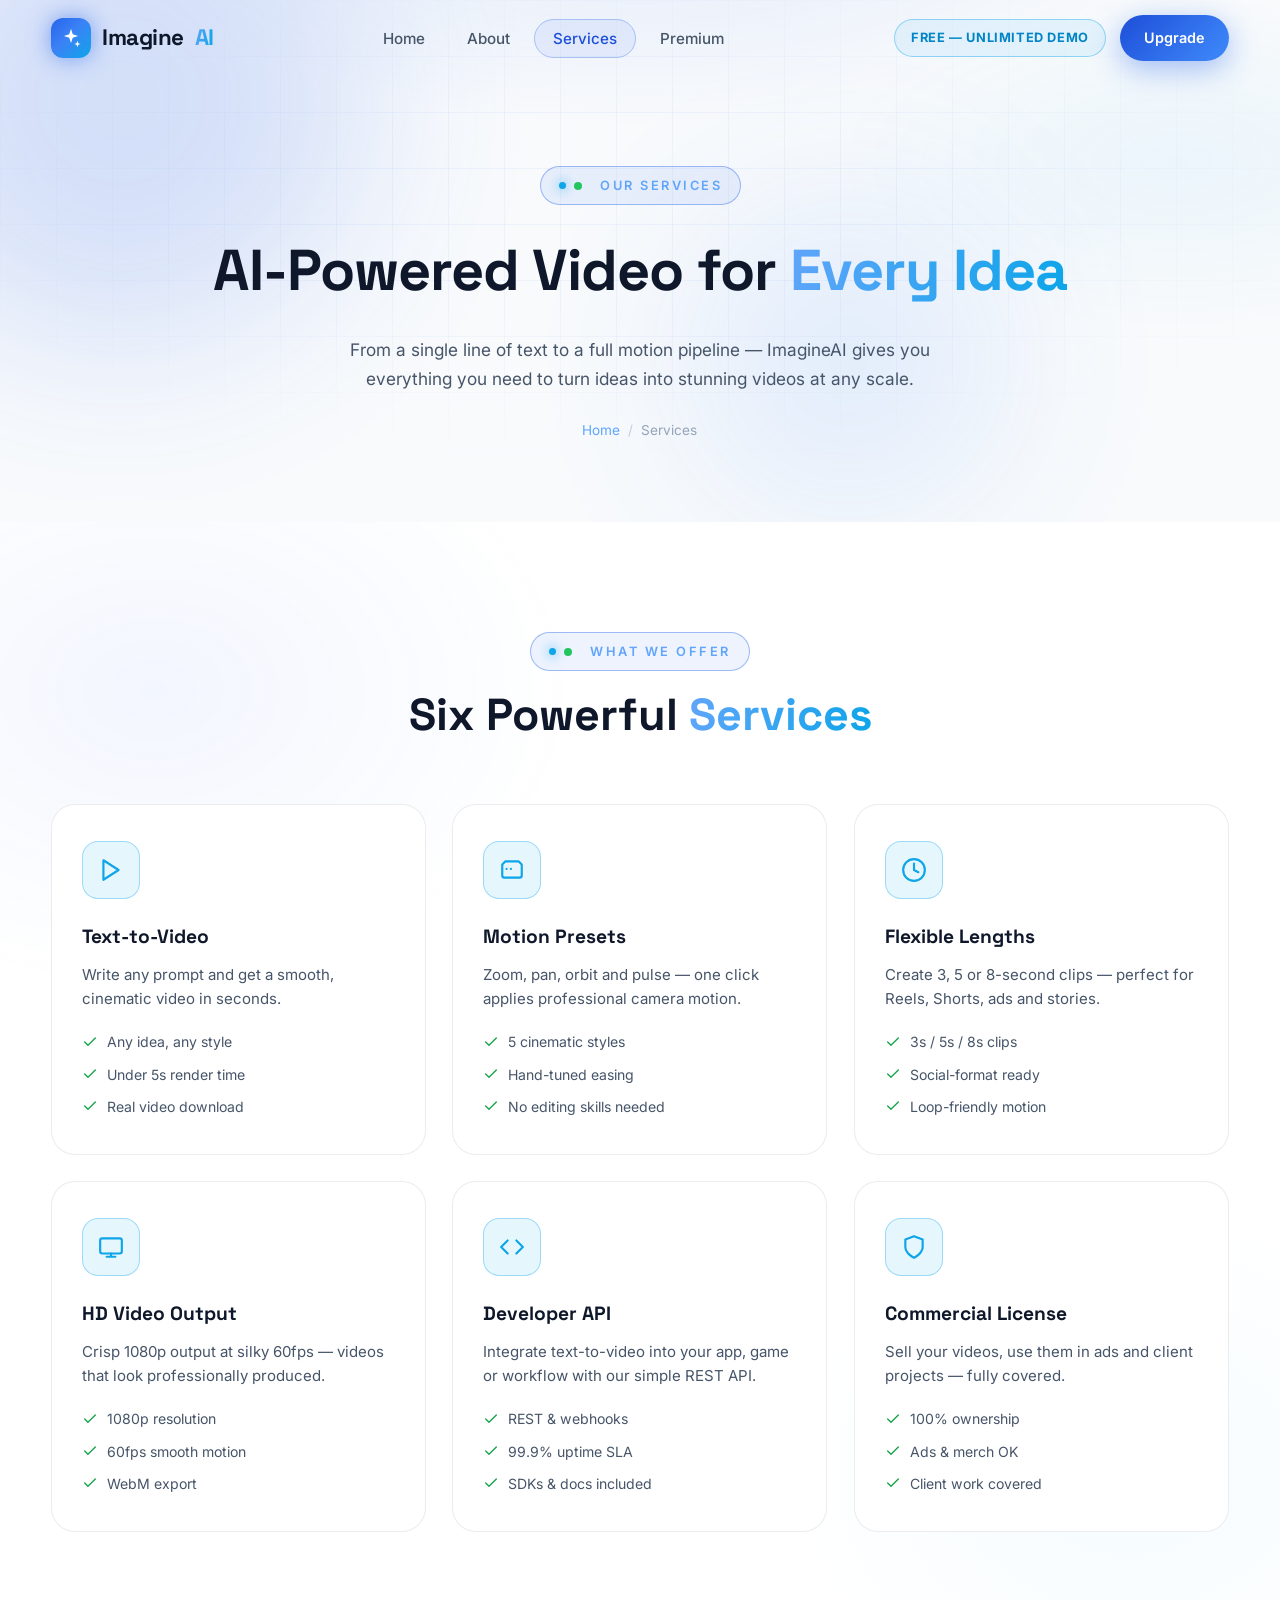
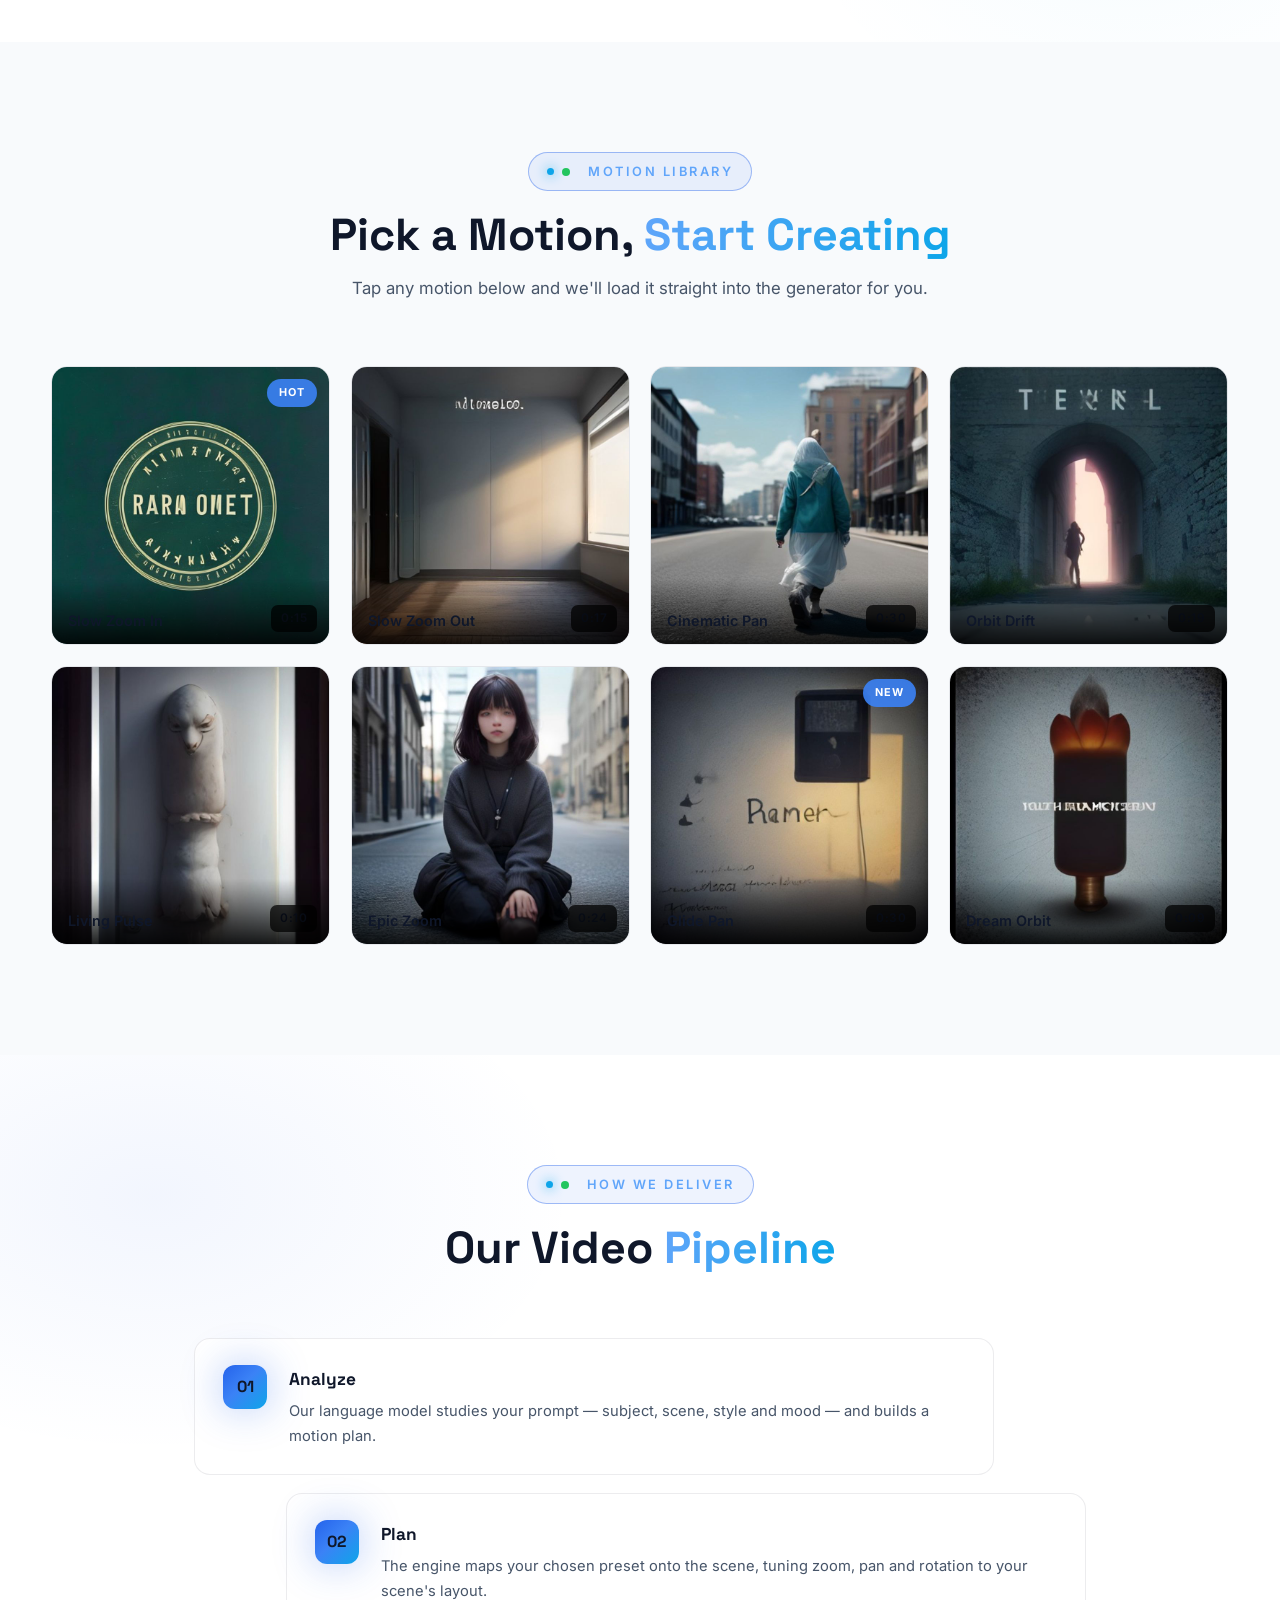
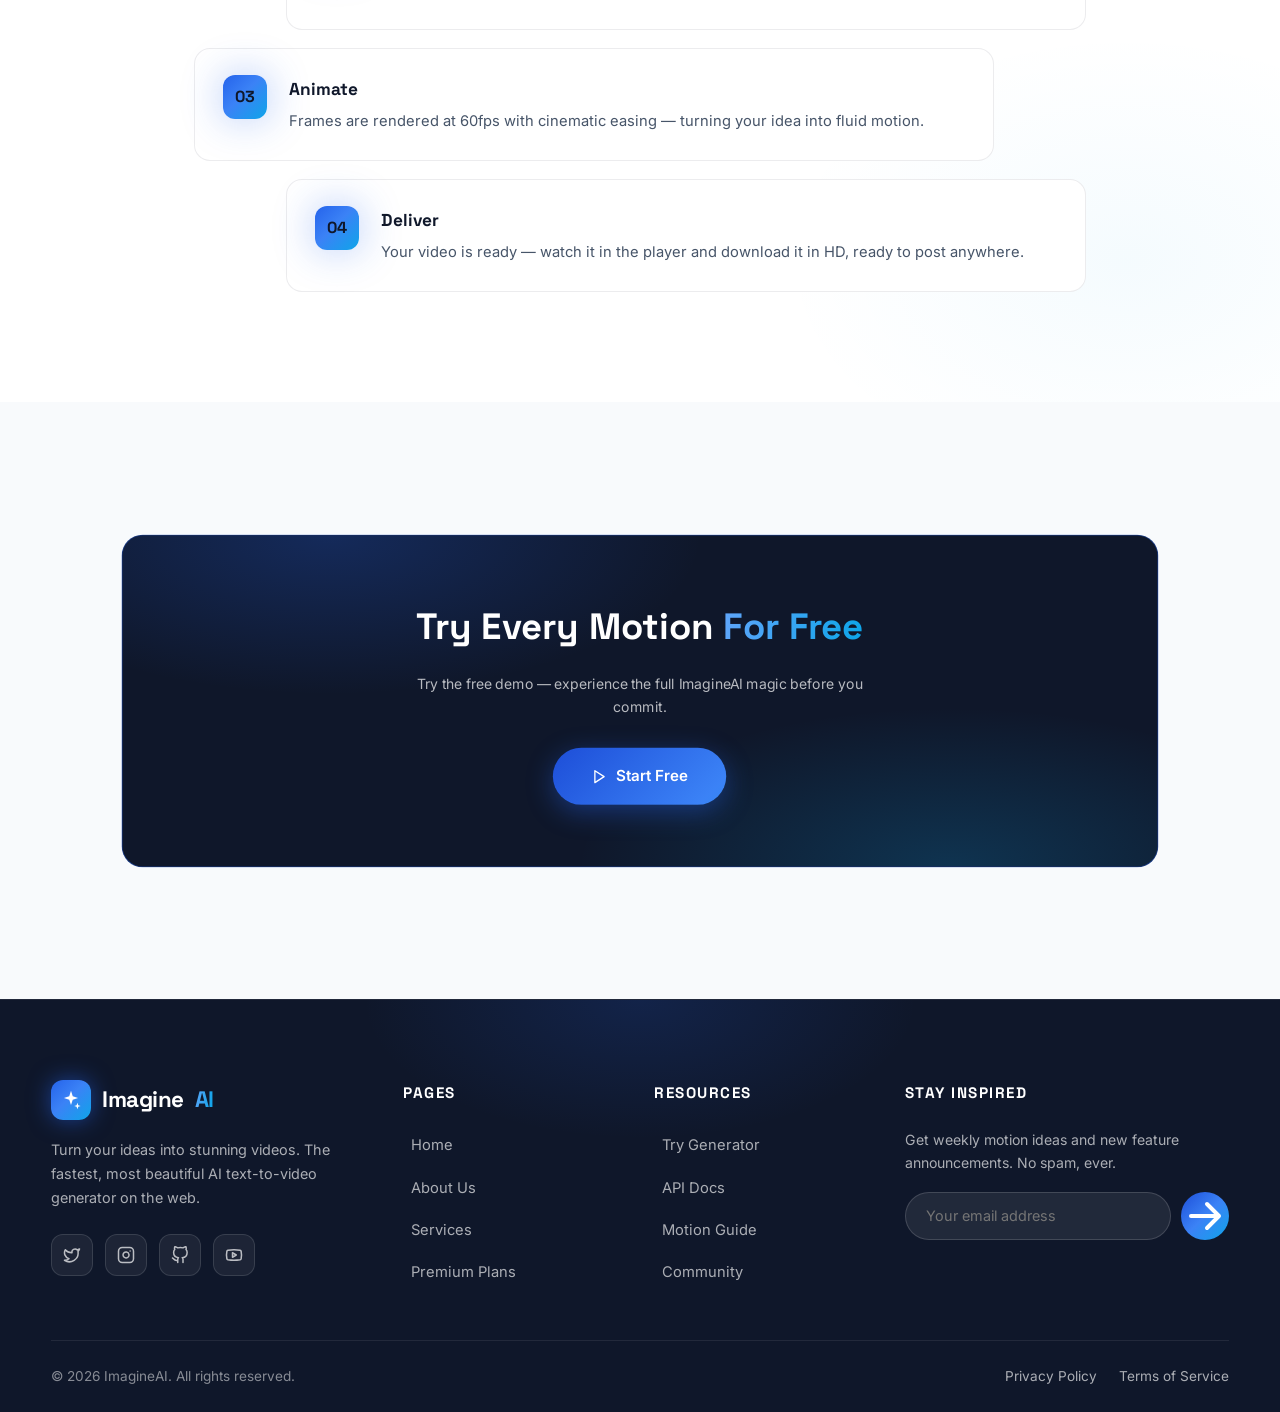
<file: services.html>
<!DOCTYPE html>
<html lang="en">
<head>
  <meta charset="UTF-8">
  <meta name="viewport" content="width=device-width, initial-scale=1.0">
  <title>Services — ImagineAI</title>
  <meta name="description" content="Explore ImagineAI services: text-to-video generation, cinematic motion presets, HD 1080p output, developer API and full commercial licensing.">
  <link rel="icon" href="data:image/svg+xml,<svg xmlns='http://www.w3.org/2000/svg' viewBox='0 0 100 100'><text y='.9em' font-size='90'>🎬</text></svg>">
  <link rel="preconnect" href="https://fonts.googleapis.com">
  <link rel="preconnect" href="https://fonts.gstatic.com" crossorigin>
  <link href="https://fonts.googleapis.com/css2?family=Inter:wght@400;500;600;700&family=Space+Grotesk:wght@500;600;700&display=swap" rel="stylesheet">
  <link rel="stylesheet" href="css/style.css">
</head>
<body>

  <!-- ===== Preloader ===== -->
  <div id="preloader">
    <div class="loader-ring"></div>
    <div class="loader-text grad-text">ImagineAI</div>
  </div>

  <!-- ===== Navbar ===== -->
  <nav class="navbar" id="navbar">
    <div class="container nav-inner">
      <a href="index.html" class="logo">
        <span class="logo-mark">
          <svg viewBox="0 0 24 24" fill="currentColor"><path d="M12 2l1.9 5.8L19.7 9.7l-5.8 1.9L12 17.4l-1.9-5.8L4.3 9.7l5.8-1.9L12 2z"/><path d="M19 15l.9 2.6L22.5 18.5l-2.6.9L19 22l-.9-2.6-2.6-.9 2.6-.9L19 15z"/></svg>
        </span>
        Imagine<span class="grad-text">AI</span>
      </a>
      <ul class="nav-links" id="navLinks">
        <li><a href="index.html">Home</a></li>
        <li><a href="about.html">About</a></li>
        <li><a href="services.html">Services</a></li>
        <li><a href="premium.html">Premium</a></li>
      </ul>
      <div class="nav-cta">
        <span class="plan-badge free">Free — Unlimited Demo</span>
        <a href="premium.html" class="btn btn-primary btn-sm">Upgrade</a>
        <button class="hamburger" id="hamburger" aria-label="Open menu"><span></span></button>
      </div>
    </div>
  </nav>

  <!-- ===== Page Hero ===== -->
  <header class="page-hero">
    <div class="hero-bg">
      <div class="grid-pattern"></div>
      <div class="orb orb-1"></div>
      <div class="orb orb-3"></div>
    </div>
    <div class="container" style="position:relative;z-index:2">
      <span class="eyebrow reveal">Our Services</span>
      <h1 class="reveal d-1">AI-Powered Video for <span class="grad-text">Every Idea</span></h1>
      <p class="page-sub reveal d-2">
        From a single line of text to a full motion pipeline — ImagineAI gives you everything
        you need to turn ideas into stunning videos at any scale.
      </p>
      <div class="breadcrumb reveal d-3">
        <a href="index.html">Home</a><span class="sep">/</span><span>Services</span>
      </div>
    </div>
  </header>

  <!-- ===== Services Grid ===== -->
  <section class="section section-alt">
    <div class="container">
      <div class="section-head reveal">
        <span class="eyebrow">What We Offer</span>
        <h2>Six Powerful <span class="grad-text">Services</span></h2>
      </div>
      <div class="services-grid">
        <div class="service-card reveal">
          <div class="feature-icon"><svg viewBox="0 0 24 24" fill="none" stroke="currentColor" stroke-width="2" stroke-linecap="round" stroke-linejoin="round"><polygon points="5 3 19 12 5 21 5 3"/></svg></div>
          <h3>Text-to-Video</h3>
          <p>Write any prompt and get a smooth, cinematic video in seconds.</p>
          <ul>
            <li><svg viewBox="0 0 24 24" fill="none" stroke="currentColor" stroke-width="2" stroke-linecap="round" stroke-linejoin="round"><path d="M20 6L9 17l-5-5"/></svg>Any idea, any style</li>
            <li><svg viewBox="0 0 24 24" fill="none" stroke="currentColor" stroke-width="2" stroke-linecap="round" stroke-linejoin="round"><path d="M20 6L9 17l-5-5"/></svg>Under 5s render time</li>
            <li><svg viewBox="0 0 24 24" fill="none" stroke="currentColor" stroke-width="2" stroke-linecap="round" stroke-linejoin="round"><path d="M20 6L9 17l-5-5"/></svg>Real video download</li>
          </ul>
        </div>
        <div class="service-card reveal d-1">
          <div class="feature-icon"><svg viewBox="0 0 24 24" fill="none" stroke="currentColor" stroke-width="2" stroke-linecap="round" stroke-linejoin="round"><path d="M3 7v10a2 2 0 0 0 2 2h14a2 2 0 0 0 2-2V7M3 7l3-3h12l3 3"/><line x1="7" y1="11" x2="7.01" y2="11"/><line x1="11" y1="11" x2="11.01" y2="11"/></svg></div>
          <h3>Motion Presets</h3>
          <p>Zoom, pan, orbit and pulse — one click applies professional camera motion.</p>
          <ul>
            <li><svg viewBox="0 0 24 24" fill="none" stroke="currentColor" stroke-width="2" stroke-linecap="round" stroke-linejoin="round"><path d="M20 6L9 17l-5-5"/></svg>5 cinematic styles</li>
            <li><svg viewBox="0 0 24 24" fill="none" stroke="currentColor" stroke-width="2" stroke-linecap="round" stroke-linejoin="round"><path d="M20 6L9 17l-5-5"/></svg>Hand-tuned easing</li>
            <li><svg viewBox="0 0 24 24" fill="none" stroke="currentColor" stroke-width="2" stroke-linecap="round" stroke-linejoin="round"><path d="M20 6L9 17l-5-5"/></svg>No editing skills needed</li>
          </ul>
        </div>
        <div class="service-card reveal d-2">
          <div class="feature-icon"><svg viewBox="0 0 24 24" fill="none" stroke="currentColor" stroke-width="2" stroke-linecap="round" stroke-linejoin="round"><circle cx="12" cy="12" r="10"/><polyline points="12 6 12 12 16 14"/></svg></div>
          <h3>Flexible Lengths</h3>
          <p>Create 3, 5 or 8-second clips — perfect for Reels, Shorts, ads and stories.</p>
          <ul>
            <li><svg viewBox="0 0 24 24" fill="none" stroke="currentColor" stroke-width="2" stroke-linecap="round" stroke-linejoin="round"><path d="M20 6L9 17l-5-5"/></svg>3s / 5s / 8s clips</li>
            <li><svg viewBox="0 0 24 24" fill="none" stroke="currentColor" stroke-width="2" stroke-linecap="round" stroke-linejoin="round"><path d="M20 6L9 17l-5-5"/></svg>Social-format ready</li>
            <li><svg viewBox="0 0 24 24" fill="none" stroke="currentColor" stroke-width="2" stroke-linecap="round" stroke-linejoin="round"><path d="M20 6L9 17l-5-5"/></svg>Loop-friendly motion</li>
          </ul>
        </div>
        <div class="service-card reveal">
          <div class="feature-icon"><svg viewBox="0 0 24 24" fill="none" stroke="currentColor" stroke-width="2" stroke-linecap="round" stroke-linejoin="round"><rect x="2" y="4" width="20" height="14" rx="2"/><path d="M8 21h8M12 18v3"/></svg></div>
          <h3>HD Video Output</h3>
          <p>Crisp 1080p output at silky 60fps — videos that look professionally produced.</p>
          <ul>
            <li><svg viewBox="0 0 24 24" fill="none" stroke="currentColor" stroke-width="2" stroke-linecap="round" stroke-linejoin="round"><path d="M20 6L9 17l-5-5"/></svg>1080p resolution</li>
            <li><svg viewBox="0 0 24 24" fill="none" stroke="currentColor" stroke-width="2" stroke-linecap="round" stroke-linejoin="round"><path d="M20 6L9 17l-5-5"/></svg>60fps smooth motion</li>
            <li><svg viewBox="0 0 24 24" fill="none" stroke="currentColor" stroke-width="2" stroke-linecap="round" stroke-linejoin="round"><path d="M20 6L9 17l-5-5"/></svg>WebM export</li>
          </ul>
        </div>
        <div class="service-card reveal d-1">
          <div class="feature-icon"><svg viewBox="0 0 24 24" fill="none" stroke="currentColor" stroke-width="2" stroke-linecap="round" stroke-linejoin="round"><polyline points="16 18 22 12 16 6"/><polyline points="8 6 2 12 8 18"/></svg></div>
          <h3>Developer API</h3>
          <p>Integrate text-to-video into your app, game or workflow with our simple REST API.</p>
          <ul>
            <li><svg viewBox="0 0 24 24" fill="none" stroke="currentColor" stroke-width="2" stroke-linecap="round" stroke-linejoin="round"><path d="M20 6L9 17l-5-5"/></svg>REST & webhooks</li>
            <li><svg viewBox="0 0 24 24" fill="none" stroke="currentColor" stroke-width="2" stroke-linecap="round" stroke-linejoin="round"><path d="M20 6L9 17l-5-5"/></svg>99.9% uptime SLA</li>
            <li><svg viewBox="0 0 24 24" fill="none" stroke="currentColor" stroke-width="2" stroke-linecap="round" stroke-linejoin="round"><path d="M20 6L9 17l-5-5"/></svg>SDKs & docs included</li>
          </ul>
        </div>
        <div class="service-card reveal d-2">
          <div class="feature-icon"><svg viewBox="0 0 24 24" fill="none" stroke="currentColor" stroke-width="2" stroke-linecap="round" stroke-linejoin="round"><path d="M12 22s8-4 8-10V5l-8-3-8 3v7c0 6 8 10 8 10z"/></svg></div>
          <h3>Commercial License</h3>
          <p>Sell your videos, use them in ads and client projects — fully covered.</p>
          <ul>
            <li><svg viewBox="0 0 24 24" fill="none" stroke="currentColor" stroke-width="2" stroke-linecap="round" stroke-linejoin="round"><path d="M20 6L9 17l-5-5"/></svg>100% ownership</li>
            <li><svg viewBox="0 0 24 24" fill="none" stroke="currentColor" stroke-width="2" stroke-linecap="round" stroke-linejoin="round"><path d="M20 6L9 17l-5-5"/></svg>Ads & merch OK</li>
            <li><svg viewBox="0 0 24 24" fill="none" stroke="currentColor" stroke-width="2" stroke-linecap="round" stroke-linejoin="round"><path d="M20 6L9 17l-5-5"/></svg>Client work covered</li>
          </ul>
        </div>
      </div>
    </div>
  </section>

  <!-- ===== Motion Presets ===== -->
  <section class="section">
    <div class="container">
      <div class="section-head reveal">
        <span class="eyebrow">Motion Library</span>
        <h2>Pick a Motion, <span class="grad-text">Start Creating</span></h2>
        <p>Tap any motion below and we'll load it straight into the generator for you.</p>
      </div>
      <div class="preset-grid">
        <div class="preset-card reveal" data-motion="zoom-in">
          <video class="showcase" src="images/ai-1.mp4" poster="images/preset-1.jpg" muted loop playsinline preload="metadata" aria-label="Slow Zoom In motion"></video>
          <span class="p-hot">Hot</span>
          <div class="dur-badge">0:15</div>
          <div class="p-name">Slow Zoom In</div>
        </div>
        <div class="preset-card reveal" data-motion="zoom-out">
          <video class="showcase" src="images/ai-2.mp4" poster="images/preset-2.jpg" muted loop playsinline preload="metadata" aria-label="Slow Zoom Out motion"></video>
          <div class="dur-badge">0:17</div>
          <div class="p-name">Slow Zoom Out</div>
        </div>
        <div class="preset-card reveal" data-motion="pan">
          <video class="showcase" src="images/ai-3.mp4" poster="images/preset-3.jpg" muted loop playsinline preload="metadata" aria-label="Cinematic Pan motion"></video>
          <div class="dur-badge">0:30</div>
          <div class="p-name">Cinematic Pan</div>
        </div>
        <div class="preset-card reveal" data-motion="orbit">
          <video class="showcase" src="images/ai-4.mp4" poster="images/preset-4.jpg" muted loop playsinline preload="metadata" aria-label="Orbit Drift motion"></video>
          <div class="dur-badge">0:19</div>
          <div class="p-name">Orbit Drift</div>
        </div>
        <div class="preset-card reveal" data-motion="pulse">
          <video class="showcase" src="images/ai-5.mp4" poster="images/preset-5.jpg" muted loop playsinline preload="metadata" aria-label="Living Pulse motion"></video>
          <div class="dur-badge">0:10</div>
          <div class="p-name">Living Pulse</div>
        </div>
        <div class="preset-card reveal" data-motion="zoom-in">
          <video class="showcase" src="images/ai-6.mp4" poster="images/preset-6.jpg" muted loop playsinline preload="metadata" aria-label="Epic Zoom motion"></video>
          <div class="dur-badge">0:24</div>
          <div class="p-name">Epic Zoom</div>
        </div>
        <div class="preset-card reveal" data-motion="pan">
          <video class="showcase" src="images/ai-7.mp4" poster="images/preset-7.jpg" muted loop playsinline preload="metadata" aria-label="Glide Pan motion"></video>
          <span class="p-hot">New</span>
          <div class="dur-badge">0:30</div>
          <div class="p-name">Glide Pan</div>
        </div>
        <div class="preset-card reveal" data-motion="orbit">
          <video class="showcase" src="images/ai-8.mp4" poster="images/preset-8.jpg" muted loop playsinline preload="metadata" aria-label="Dream Orbit motion"></video>
          <div class="dur-badge">0:09</div>
          <div class="p-name">Dream Orbit</div>
        </div>
      </div>
    </div>
  </section>

  <!-- ===== Pipeline ===== -->
  <section class="section section-alt">
    <div class="container">
      <div class="section-head reveal">
        <span class="eyebrow">How We Deliver</span>
        <h2>Our Video <span class="grad-text">Pipeline</span></h2>
      </div>
      <div class="pipeline">
        <div class="pipeline-step reveal-left">
          <div class="p-num">01</div>
          <div>
            <h3>Analyze</h3>
            <p>Our language model studies your prompt — subject, scene, style and mood — and builds a motion plan.</p>
          </div>
        </div>
        <div class="pipeline-step reveal-right">
          <div class="p-num">02</div>
          <div>
            <h3>Plan</h3>
            <p>The engine maps your chosen preset onto the scene, tuning zoom, pan and rotation to your scene's layout.</p>
          </div>
        </div>
        <div class="pipeline-step reveal-left">
          <div class="p-num">03</div>
          <div>
            <h3>Animate</h3>
            <p>Frames are rendered at 60fps with cinematic easing — turning your idea into fluid motion.</p>
          </div>
        </div>
        <div class="pipeline-step reveal-right">
          <div class="p-num">04</div>
          <div>
            <h3>Deliver</h3>
            <p>Your video is ready — watch it in the player and download it in HD, ready to post anywhere.</p>
          </div>
        </div>
      </div>
    </div>
  </section>

  <!-- ===== CTA ===== -->
  <section class="section">
    <div class="container">
      <div class="cta-banner reveal-zoom">
        <h2>Try Every Motion <span class="grad-text">For Free</span></h2>
        <p>Try the free demo — experience the full ImagineAI magic before you commit.</p>
        <a href="index.html#generator" class="btn btn-primary btn-lg">
          <svg viewBox="0 0 24 24" fill="none" stroke="currentColor" stroke-width="2" stroke-linecap="round" stroke-linejoin="round"><polygon points="5 3 19 12 5 21 5 3"/></svg>
          Start Free
        </a>
      </div>
    </div>
  </section>

  <!-- ===== Footer ===== -->
  <footer class="footer">
    <div class="container">
      <div class="footer-grid">
        <div class="footer-brand">
          <a href="index.html" class="logo">
            <span class="logo-mark">
              <svg viewBox="0 0 24 24" fill="currentColor"><path d="M12 2l1.9 5.8L19.7 9.7l-5.8 1.9L12 17.4l-1.9-5.8L4.3 9.7l5.8-1.9L12 2z"/><path d="M19 15l.9 2.6L22.5 18.5l-2.6.9L19 22l-.9-2.6-2.6-.9 2.6-.9L19 15z"/></svg>
            </span>
            Imagine<span class="grad-text">AI</span>
          </a>
          <p>Turn your ideas into stunning videos. The fastest, most beautiful AI text-to-video generator on the web.</p>
          <div class="footer-social">
            <a href="#" aria-label="Twitter"><svg viewBox="0 0 24 24" fill="none" stroke="currentColor" stroke-width="2" stroke-linecap="round" stroke-linejoin="round"><path d="M22 4s-.7 2.1-2 3.4c1.6 10-9.4 17.3-18 11.6 2.2.1 4.4-.6 6-2C3 15.5.5 9.6 3 5c2.2 2.6 5.6 4.1 9 4-.9-4.2 4-6.6 7-3.8 1.1 0 3-1.2 3-1.2z"/></svg></a>
            <a href="#" aria-label="Instagram"><svg viewBox="0 0 24 24" fill="none" stroke="currentColor" stroke-width="2" stroke-linecap="round" stroke-linejoin="round"><rect x="2" y="2" width="20" height="20" rx="5"/><path d="M16 11.37A4 4 0 1 1 12.63 8 4 4 0 0 1 16 11.37z"/><line x1="17.5" y1="6.5" x2="17.51" y2="6.5"/></svg></a>
            <a href="#" aria-label="GitHub"><svg viewBox="0 0 24 24" fill="none" stroke="currentColor" stroke-width="2" stroke-linecap="round" stroke-linejoin="round"><path d="M9 19c-5 1.5-5-2.5-7-3m14 6v-3.87a3.37 3.37 0 0 0-.94-2.61c3.14-.35 6.44-1.54 6.44-7A5.44 5.44 0 0 0 20 4.77 5.07 5.07 0 0 0 19.91 1S18.73.65 16 2.48a13.38 13.38 0 0 0-7 0C6.27.65 5.09 1 5.09 1A5.07 5.07 0 0 0 5 4.77a5.44 5.44 0 0 0-1.5 3.78c0 5.42 3.3 6.61 6.44 7A3.37 3.37 0 0 0 9 18.13V22"/></svg></a>
            <a href="#" aria-label="YouTube"><svg viewBox="0 0 24 24" fill="none" stroke="currentColor" stroke-width="2" stroke-linecap="round" stroke-linejoin="round"><path d="M2.5 17a24.12 24.12 0 0 1 0-10 2 2 0 0 1 1.4-1.4 49.56 49.56 0 0 1 16.2 0A2 2 0 0 1 21.5 7a24.12 24.12 0 0 1 0 10 2 2 0 0 1-1.4 1.4 49.55 49.55 0 0 1-16.2 0A2 2 0 0 1 2.5 17"/><polygon points="10 15 15 12 10 9 10 15"/></svg></a>
          </div>
        </div>
        <div class="footer-col">
          <h4>Pages</h4>
          <ul>
            <li><a href="index.html">Home</a></li>
            <li><a href="about.html">About Us</a></li>
            <li><a href="services.html">Services</a></li>
            <li><a href="premium.html">Premium Plans</a></li>
          </ul>
        </div>
        <div class="footer-col">
          <h4>Resources</h4>
          <ul>
            <li><a href="index.html#generator">Try Generator</a></li>
            <li><a href="#">API Docs</a></li>
            <li><a href="#">Motion Guide</a></li>
            <li><a href="#">Community</a></li>
          </ul>
        </div>
        <div class="footer-col footer-news">
          <h4>Stay Inspired</h4>
          <p>Get weekly motion ideas and new feature announcements. No spam, ever.</p>
          <form class="news-form">
            <input type="email" placeholder="Your email address" required>
            <button type="submit" aria-label="Subscribe">
              <svg viewBox="0 0 24 24" fill="none" stroke="currentColor" stroke-width="2" stroke-linecap="round" stroke-linejoin="round"><path d="M5 12h14M13 6l6 6-6 6"/></svg>
            </button>
          </form>
        </div>
      </div>
      <div class="footer-bottom">
        <span>© <span class="year">2025</span> ImagineAI. All rights reserved.</span>
        <div class="fb-links">
          <a href="#">Privacy Policy</a>
          <a href="#">Terms of Service</a>
        </div>
      </div>
    </div>
  </footer>

  <!-- ===== Upgrade Modal ===== -->
  <div class="modal-overlay" id="modalOverlay">
    <div class="modal">
      <button class="modal-close" aria-label="Close">
        <svg viewBox="0 0 24 24" fill="none" stroke="currentColor" stroke-width="2" stroke-linecap="round" stroke-linejoin="round"><path d="M18 6L6 18M6 6l12 12"/></svg>
      </button>
      <div class="m-icon">
        <svg viewBox="0 0 24 24" fill="none" stroke="currentColor" stroke-width="2" stroke-linecap="round" stroke-linejoin="round"><path d="M3 8l4 4 5-7 5 7 4-4-2 12H5L3 8z"/></svg>
      </div>
      <h3 class="m-title">Free limit reached!</h3>
      <p class="m-text">Upgrade to unlock writing your own prompts and unlimited AI video creation.</p>
      <a href="premium.html" class="btn btn-primary btn-block btn-lg">View Premium Plans</a>
      <p class="m-note">🔒 Secure checkout · Cancel anytime · Instant activation</p>
    </div>
  </div>

  <!-- ===== Back to top ===== -->
  <button class="to-top" id="toTop" aria-label="Back to top">
    <svg viewBox="0 0 24 24" fill="none" stroke="currentColor" stroke-width="2" stroke-linecap="round" stroke-linejoin="round"><path d="M12 19V5M5 12l7-7 7 7"/></svg>
  </button>

  <script src="js/main.js"></script>
  <script src="js/generator.js"></script>
  <script src="js/videos.js"></script>
  <script src="js/payment.js"></script>
  <script src="js/premium-feel.js"></script>
</body>
</html>
</file>
<file: css/style.css>
/* ============================================================
   ImagineAI — AI Image-to-Video Generator
   Premium Aurora Design System & Animations
   ============================================================ */

/* ---------- 1. CSS Variables ---------- */
:root {
  --bg: #f8fafc;
  --bg-soft: #ffffff;
  --bg-card: #ffffff;
  --bg-card-hover: #f1f5f9;
  --border: rgba(15, 23, 42, 0.08);
  --border-strong: rgba(15, 23, 42, 0.16);

  --text: #0f172a;
  --text-dim: #475569;
  --text-faint: #94a3b8;

  --violet: #2563eb;
  --violet-soft: #60a5fa;
  --cyan: #0ea5e9;
  --pink: #3b82f6;
  --green: #16a34a;
  --gold: #f59e0b;
  --gold-soft: #fbbf24;

  --grad-main: linear-gradient(135deg, #2563eb 0%, #3b82f6 45%, #0ea5e9 100%);
  --grad-text: linear-gradient(100deg, #60a5fa 0%, #0ea5e9 50%, #3b82f6 100%);
  --grad-btn: linear-gradient(135deg, #1d4ed8 0%, #3b82f6 50%, #0ea5e9 100%);

  --radius: 16px;
  --radius-sm: 10px;
  --radius-lg: 24px;

  --shadow-glow: 0 0 40px rgba(37, 99, 235, 0.35);
  --shadow-card: 0 10px 40px rgba(0, 0, 0, 0.45);

  --font-head: 'Space Grotesk', 'Segoe UI', sans-serif;
  --font-body: 'Inter', 'Segoe UI', sans-serif;

  --nav-h: 76px;
  --max-w: 1200px;
}

/* ---------- 2. Reset & Base ---------- */
*, *::before, *::after { margin: 0; padding: 0; box-sizing: border-box; }

html { scroll-behavior: smooth; }

body {
  font-family: var(--font-body);
  background: var(--bg);
  color: var(--text);
  line-height: 1.65;
  overflow-x: hidden;
  -webkit-font-smoothing: antialiased;
}

/* aurora atmosphere — constant subtle glow behind every page */
body::before {
  content: '';
  position: fixed; inset: 0;
  z-index: 0;
  pointer-events: none;
  background:
    radial-gradient(ellipse 70% 42% at 50% -12%, rgba(37, 99, 235, 0.1), transparent 62%),
    radial-gradient(ellipse 46% 32% at 92% 18%, rgba(14, 165, 233, 0.055), transparent 58%),
    radial-gradient(ellipse 40% 30% at 6% 78%, rgba(59, 130, 246, 0.05), transparent 60%);
}

img, canvas { max-width: 100%; display: block; }
a { color: inherit; text-decoration: none; }
button { font-family: inherit; cursor: pointer; border: none; background: none; color: inherit; }
input, select, textarea { font-family: inherit; }
ul { list-style: none; }

::selection { background: rgba(37, 99, 235, 0.45); color: #fff; }

/* Scrollbar */
::-webkit-scrollbar { width: 10px; }
::-webkit-scrollbar-track { background: var(--bg); }
::-webkit-scrollbar-thumb {
  background: linear-gradient(180deg, #1d4ed8, #0ea5e9);
  border-radius: 8px;
  border: 2px solid var(--bg);
}

/* ---------- 3. Utilities ---------- */
.container { width: min(var(--max-w), 92%); margin-inline: auto; }

.section { padding: 110px 0; position: relative; }
.section-alt { background: var(--bg-soft); }
.section-alt::before {
  content: '';
  position: absolute; inset: 0;
  pointer-events: none;
  background:
    radial-gradient(ellipse 55% 45% at 12% 15%, rgba(37, 99, 235, 0.06), transparent 60%),
    radial-gradient(ellipse 45% 40% at 88% 85%, rgba(14, 165, 233, 0.045), transparent 60%);
}
.section-alt > .container { position: relative; z-index: 1; }

.grad-text {
  background: var(--grad-text);
  background-size: 200% auto;
  -webkit-background-clip: text;
  background-clip: text;
  -webkit-text-fill-color: transparent;
  color: transparent;
  animation: gradientShift 6s ease infinite;
}

.eyebrow {
  display: inline-flex;
  align-items: center;
  gap: 8px;
  font-size: 0.8rem;
  font-weight: 600;
  letter-spacing: 2.5px;
  text-transform: uppercase;
  color: var(--violet-soft);
  padding: 8px 18px;
  border: 1px solid rgba(37, 99, 235, 0.4);
  border-radius: 999px;
  background: rgba(37, 99, 235, 0.08);
  margin-bottom: 18px;
}
.eyebrow::before {
  content: '';
  width: 7px; height: 7px;
  border-radius: 50%;
  background: var(--cyan);
  box-shadow: 0 0 12px var(--cyan);
  animation: pulseGlow 2s ease infinite;
}

.section-head { text-align: center; max-width: 680px; margin: 0 auto 64px; }
.section-head h2 {
  font-family: var(--font-head);
  font-size: clamp(1.9rem, 4vw, 2.8rem);
  font-weight: 700;
  line-height: 1.15;
  margin-bottom: 14px;
}
.section-head p { color: var(--text-dim); font-size: 1.05rem; }

/* ---------- 4. Buttons ---------- */
.btn {
  display: inline-flex;
  align-items: center;
  justify-content: center;
  gap: 10px;
  padding: 15px 34px;
  font-size: 1rem;
  font-weight: 600;
  border-radius: 999px;
  transition: all 0.35s cubic-bezier(0.22, 1, 0.36, 1);
  position: relative;
  overflow: hidden;
  white-space: nowrap;
}
.btn svg { width: 18px; height: 18px; flex-shrink: 0; }

.btn-primary {
  background: var(--grad-btn);
  background-size: 200% auto;
  color: #fff;
  box-shadow: 0 8px 30px rgba(37, 99, 235, 0.4);
}
.btn-primary:hover {
  background-position: right center;
  transform: translateY(-3px);
  box-shadow: 0 14px 44px rgba(37, 99, 235, 0.55);
}
.btn-primary:active { transform: translateY(-1px); }

/* shine sweep effect */
.btn-primary::after {
  content: '';
  position: absolute;
  top: 0; left: -80%;
  width: 50%; height: 100%;
  background: linear-gradient(100deg, transparent, rgba(255,255,255,0.35), transparent);
  transform: skewX(-20deg);
  animation: shine 3.5s ease infinite;
}

.btn-ghost {
  border: 1px solid var(--border-strong);
  color: var(--text);
  background: rgba(15, 23, 42, 0.03);
  backdrop-filter: blur(8px);
}
.btn-ghost:hover {
  border-color: var(--violet);
  color: var(--violet-soft);
  transform: translateY(-3px);
  box-shadow: 0 10px 30px rgba(37, 99, 235, 0.2);
}

.btn-sm { padding: 11px 24px; font-size: 0.9rem; }
.btn-lg { padding: 18px 44px; font-size: 1.08rem; }
.btn-block { width: 100%; }

/* ---------- 5. Preloader ---------- */
#preloader {
  position: fixed; inset: 0;
  background: var(--bg);
  display: flex;
  flex-direction: column;
  align-items: center;
  justify-content: center;
  gap: 22px;
  z-index: 9999;
  transition: opacity 0.6s ease, visibility 0.6s ease;
}
#preloader.hidden { opacity: 0; visibility: hidden; pointer-events: none; }
.loader-ring {
  width: 70px; height: 70px;
  border-radius: 50%;
  border: 3px solid rgba(37, 99, 235, 0.15);
  border-top-color: var(--violet);
  border-right-color: var(--cyan);
  animation: spin 0.9s linear infinite;
}
.loader-text {
  font-family: var(--font-head);
  font-weight: 700;
  letter-spacing: 3px;
  font-size: 0.85rem;
  text-transform: uppercase;
  animation: pulseGlow 1.6s ease infinite;
}

/* ---------- 6. Navbar ---------- */
.navbar {
  position: fixed;
  top: 0; left: 0; right: 0;
  height: var(--nav-h);
  z-index: 1000;
  transition: all 0.4s ease;
}
.navbar.scrolled {
  background: rgba(15, 23, 42, 0.75);
  backdrop-filter: blur(18px);
  -webkit-backdrop-filter: blur(18px);
  border-bottom: 1px solid var(--border);
  height: 66px;
}
.nav-inner {
  height: 100%;
  display: flex;
  align-items: center;
  justify-content: space-between;
  gap: 24px;
}
.logo {
  display: flex;
  align-items: center;
  gap: 11px;
  font-family: var(--font-head);
  font-size: 1.4rem;
  font-weight: 700;
  letter-spacing: -0.5px;
}
.logo-mark {
  width: 40px; height: 40px;
  border-radius: 12px;
  background: var(--grad-main);
  display: grid;
  place-items: center;
  box-shadow: 0 0 22px rgba(37, 99, 235, 0.55);
  animation: float 4s ease-in-out infinite;
}
.logo-mark svg { width: 22px; height: 22px; color: #fff; }
.logo span em { font-style: normal; }

.nav-links {
  display: flex;
  align-items: center;
  gap: 6px;
}
.nav-links a {
  padding: 9px 18px;
  border-radius: 999px;
  font-size: 0.95rem;
  font-weight: 500;
  color: var(--text-dim);
  transition: all 0.3s ease;
  position: relative;
}
.nav-links a:hover { color: var(--text); background: rgba(255,255,255,0.05); }
.nav-links a.active {
  color: #fff;
  background: rgba(37, 99, 235, 0.16);
  border: 1px solid rgba(37, 99, 235, 0.35);
}

.nav-cta { display: flex; align-items: center; gap: 14px; }

.plan-badge {
  display: inline-flex;
  align-items: center;
  gap: 7px;
  font-size: 0.8rem;
  font-weight: 700;
  letter-spacing: 0.6px;
  text-transform: uppercase;
  padding: 7px 16px;
  border-radius: 999px;
  color: var(--gold-soft);
  border: 1px solid rgba(217, 119, 6, 0.45);
  background: rgba(217, 119, 6, 0.1);
}
.plan-badge.pro {
  color: var(--gold-soft);
  border-color: rgba(217, 119, 6, 0.6);
  background: linear-gradient(135deg, rgba(217, 119, 6, 0.18), rgba(217, 119, 6, 0.06));
  box-shadow: 0 0 18px rgba(217, 119, 6, 0.3);
}
.plan-badge.free { color: var(--cyan); border-color: rgba(34,211,238,0.4); background: rgba(34,211,238,0.08); }

.hamburger {
  display: none;
  width: 44px; height: 44px;
  border-radius: 12px;
  border: 1px solid var(--border);
  background: rgba(255,255,255,0.04);
  place-items: center;
  z-index: 1002;
}
.hamburger span {
  display: block;
  width: 20px; height: 2px;
  background: var(--text);
  border-radius: 2px;
  position: relative;
  transition: all 0.3s ease;
}
.hamburger span::before, .hamburger span::after {
  content: '';
  position: absolute;
  left: 0; width: 20px; height: 2px;
  background: var(--text);
  border-radius: 2px;
  transition: all 0.3s ease;
}
.hamburger span::before { top: -6px; }
.hamburger span::after { top: 6px; }
.hamburger.open span { background: transparent; }
.hamburger.open span::before { top: 0; transform: rotate(45deg); }
.hamburger.open span::after { top: 0; transform: rotate(-45deg); }

/* ---------- 7. Hero ---------- */
.hero {
  min-height: 100vh;
  display: flex;
  align-items: center;
  position: relative;
  padding: calc(var(--nav-h) + 60px) 0 90px;
  overflow: hidden;
}
.hero-bg { position: absolute; inset: 0; pointer-events: none; }

.grid-pattern {
  position: absolute; inset: 0;
  background-image:
    linear-gradient(rgba(37, 99, 235, 0.05) 1px, transparent 1px),
    linear-gradient(90deg, rgba(37, 99, 235, 0.05) 1px, transparent 1px);
  background-size: 56px 56px;
  mask-image: radial-gradient(ellipse 80% 65% at 50% 40%, #000 30%, transparent 75%);
  -webkit-mask-image: radial-gradient(ellipse 80% 65% at 50% 40%, #000 30%, transparent 75%);
}

.orb {
  position: absolute;
  border-radius: 50%;
  filter: blur(90px);
  opacity: 0.5;
  animation: float 9s ease-in-out infinite;
}
.orb-1 { width: 480px; height: 480px; background: rgba(109, 40, 217, 0.4); top: -140px; left: -120px; }
.orb-2 { width: 420px; height: 420px; background: rgba(13, 148, 136, 0.32); bottom: -160px; right: -100px; animation-delay: -3s; }
.orb-3 { width: 300px; height: 300px; background: rgba(59, 130, 246, 0.25); top: 40%; right: 22%; animation-delay: -6s; }

.hero-inner {
  position: relative;
  z-index: 2;
  display: grid;
  grid-template-columns: 1.15fr 0.85fr;
  gap: 60px;
  align-items: center;
}
.hero-copy .eyebrow { margin-bottom: 26px; }
.hero-title {
  font-family: var(--font-head);
  font-size: clamp(2.5rem, 5.6vw, 4.3rem);
  font-weight: 700;
  line-height: 1.08;
  letter-spacing: -1.5px;
  margin-bottom: 24px;
}
.hero-sub {
  font-size: 1.12rem;
  color: var(--text-dim);
  max-width: 540px;
  margin-bottom: 36px;
}
.hero-actions { display: flex; gap: 16px; flex-wrap: wrap; margin-bottom: 46px; }

.hero-stats {
  display: flex;
  gap: 44px;
  flex-wrap: wrap;
}
.hero-stat .num {
  font-family: var(--font-head);
  font-size: 1.9rem;
  font-weight: 700;
  background: var(--grad-text);
  -webkit-background-clip: text;
  background-clip: text;
  -webkit-text-fill-color: transparent;
}
.hero-stat .lbl { font-size: 0.85rem; color: var(--text-faint); }

/* Hero visual — floating prompt card */
.hero-visual { position: relative; min-height: 440px; }
.float-card {
  position: absolute;
  background: rgba(13, 13, 26, 0.75);
  border: 1px solid var(--border);
  border-radius: var(--radius-lg);
  padding: 22px;
  backdrop-filter: blur(14px);
  box-shadow: var(--shadow-card);
  animation: float 6s ease-in-out infinite;
}
.fc-main {
  width: 88%;
  top: 0; right: 0;
  animation-delay: -2s;
}
.fc-main .fc-img {
  aspect-ratio: 4/3;
  border-radius: var(--radius);
  overflow: hidden;
  margin-bottom: 16px;
}
.fc-tag {
  display: inline-flex;
  align-items: center;
  gap: 8px;
  font-size: 0.8rem;
  font-weight: 600;
  color: var(--cyan);
  padding: 6px 14px;
  border-radius: 999px;
  background: rgba(14, 165, 233, 0.1);
  border: 1px solid rgba(14, 165, 233, 0.3);
}
.fc-prompt {
  font-size: 0.9rem;
  color: var(--text-dim);
  margin-top: 12px;
  display: flex;
  gap: 8px;
  align-items: center;
}
.fc-prompt svg { width: 15px; height: 15px; color: var(--violet-soft); flex-shrink: 0; }

.fc-side {
  width: 46%;
  bottom: 6%;
  left: 0;
  padding: 18px;
  animation-delay: -4s;
}
.fc-side .fc-img {
  aspect-ratio: 1/1;
  border-radius: var(--radius);
  overflow: hidden;
  margin-bottom: 12px;
}
.fc-side .fc-stats { display: flex; gap: 14px; font-size: 0.78rem; color: var(--text-faint); }
.fc-side .fc-stats b { color: var(--green); }

.fc-badge {
  position: absolute;
  top: 8%; left: -4%;
  z-index: 3;
  display: flex;
  align-items: center;
  gap: 10px;
  background: rgba(13, 13, 26, 0.9);
  border: 1px solid rgba(52, 211, 153, 0.4);
  padding: 12px 18px;
  border-radius: 14px;
  font-size: 0.85rem;
  font-weight: 600;
  box-shadow: var(--shadow-card);
  animation: float 5s ease-in-out infinite;
  animation-delay: -1s;
}
.fc-badge .dot {
  width: 10px; height: 10px;
  border-radius: 50%;
  background: var(--green);
  box-shadow: 0 0 12px var(--green);
  animation: pulseGlow 1.8s ease infinite;
}

/* ---------- 8. Generator ---------- */
.generator-wrap {
  display: grid;
  grid-template-columns: 1fr 1.15fr;
  gap: 34px;
  align-items: stretch;
}
.gen-panel {
  background: var(--bg-card);
  border: 1px solid var(--border);
  border-radius: var(--radius-lg);
  padding: 30px;
  position: relative;
  overflow: hidden;
}
.gen-panel::before {
  content: '';
  position: absolute;
  top: 0; left: 0; right: 0;
  height: 2px;
  background: var(--grad-main);
  background-size: 200% auto;
  animation: gradientShift 5s ease infinite;
}

.gen-label {
  display: block;
  font-size: 0.82rem;
  font-weight: 600;
  letter-spacing: 1.2px;
  text-transform: uppercase;
  color: var(--text-faint);
  margin-bottom: 10px;
}
.gen-field { margin-bottom: 22px; }

.gen-input {
  width: 100%;
  background: rgba(15, 23, 42, 0.04);
  border: 1px solid var(--border);
  border-radius: var(--radius-sm);
  color: var(--text);
  padding: 15px 18px;
  font-size: 0.98rem;
  transition: all 0.3s ease;
  resize: vertical;
}
.gen-input::placeholder { color: var(--text-faint); }
.gen-input:focus {
  outline: none;
  border-color: var(--violet);
  box-shadow: 0 0 0 3px rgba(37, 99, 235, 0.2), 0 0 24px rgba(37, 99, 235, 0.15);
  background: rgba(15, 23, 42, 0.06);
}

.gen-row { display: grid; grid-template-columns: 1fr 1fr; gap: 16px; }
select.gen-input { appearance: none; cursor: pointer; }
.select-wrap { position: relative; }
.select-wrap::after {
  content: '▾';
  position: absolute;
  right: 16px; top: 50%;
  transform: translateY(-50%);
  color: var(--text-faint);
  pointer-events: none;
}
.select-wrap select { padding-right: 40px; }
.select-wrap select option { background: var(--bg-card); color: var(--text); }

.credits-chip {
  display: flex;
  align-items: center;
  justify-content: space-between;
  padding: 13px 18px;
  border-radius: var(--radius-sm);
  border: 1px dashed rgba(37, 99, 235, 0.45);
  background: rgba(37, 99, 235, 0.06);
  margin-bottom: 22px;
  font-size: 0.9rem;
}
.credits-chip .free-left { font-weight: 700; color: var(--cyan); }
.credits-chip a { color: var(--violet-soft); font-weight: 600; border-bottom: 1px dashed var(--violet-soft); }
.credits-chip a:hover { color: var(--violet); }
.credits-chip .unlimited { font-weight: 700; color: var(--amber); }

/* Output side */
.gen-output-panel {
  background: var(--bg-card);
  border: 1px solid var(--border);
  border-radius: var(--radius-lg);
  padding: 30px;
  display: flex;
  flex-direction: column;
  position: relative;
  overflow: hidden;
}
.gen-output-frame {
  flex: 1;
  min-height: 380px;
  border-radius: var(--radius);
  border: 1px dashed var(--border-strong);
  background:
    radial-gradient(circle at 30% 20%, rgba(37, 99, 235, 0.08), transparent 55%),
    radial-gradient(circle at 75% 80%, rgba(14, 165, 233, 0.08), transparent 55%),
    rgba(0, 0, 0, 0.25);
  display: grid;
  place-items: center;
  position: relative;
  overflow: hidden;
  transition: border-color 0.4s ease;
}
.gen-output-frame.has-image { border-style: solid; border-color: rgba(37, 99, 235, 0.4); }

.gen-placeholder { text-align: center; padding: 30px; color: var(--text-faint); }
.gen-placeholder .ph-icon {
  width: 74px; height: 74px;
  margin: 0 auto 18px;
  border-radius: 22px;
  background: rgba(37, 99, 235, 0.1);
  border: 1px solid rgba(37, 99, 235, 0.3);
  display: grid;
  place-items: center;
  animation: float 4s ease-in-out infinite;
}
.gen-placeholder .ph-icon svg { width: 32px; height: 32px; color: var(--violet-soft); }
.gen-placeholder p { max-width: 300px; font-size: 0.92rem; }

.gen-canvas { width: 100%; height: 100%; object-fit: cover; border-radius: var(--radius); animation: fadeScale 0.7s ease; }

/* generation loading state */
.gen-loading { position: absolute; inset: 0; display: none; z-index: 5; }
.gen-loading.active { display: flex; }
.loading-overlay {
  position: absolute; inset: 0;
  background: rgba(15, 23, 42, 0.75);
  backdrop-filter: blur(6px);
  display: flex;
  flex-direction: column;
  align-items: center;
  justify-content: center;
  gap: 20px;
  padding: 30px;
  text-align: center;
}
.loading-orb {
  width: 66px; height: 66px;
  border-radius: 50%;
  background: conic-gradient(from 0deg, var(--violet), var(--cyan), var(--pink), var(--violet));
  animation: spin 1.4s linear infinite;
  box-shadow: var(--shadow-glow);
  position: relative;
}
.loading-orb::after {
  content: '';
  position: absolute; inset: 8px;
  border-radius: 50%;
  background: var(--bg);
}
.stage-text {
  font-family: var(--font-head);
  font-weight: 600;
  font-size: 1.05rem;
  min-height: 26px;
}
.stage-text .cursor { display: inline-block; width: 2px; height: 18px; background: var(--cyan); animation: blink 0.9s step-end infinite; vertical-align: -3px; margin-left: 4px; }
.stage-bar {
  width: min(320px, 80%);
  height: 6px;
  border-radius: 99px;
  background: rgba(15, 23, 42, 0.08);
  overflow: hidden;
}
.stage-bar i {
  display: block;
  height: 100%;
  width: 0%;
  border-radius: 99px;
  background: var(--grad-main);
  background-size: 200% auto;
  animation: gradientShift 2s linear infinite;
  transition: width 0.5s ease;
}

.gen-hint {
  margin-top: 16px;
  font-size: 0.82rem;
  color: var(--text-faint);
  text-align: center;
}
.gen-hint a { color: var(--cyan); border-bottom: 1px dashed rgba(14, 165, 233, 0.5); }

/* ---------- 9. Feature cards ---------- */
.features-grid {
  display: grid;
  grid-template-columns: repeat(3, 1fr);
  gap: 26px;
}
.feature-card {
  background: var(--bg-card);
  border: 1px solid var(--border);
  border-radius: var(--radius-lg);
  padding: 34px 30px;
  transition: all 0.45s cubic-bezier(0.22, 1, 0.36, 1);
  position: relative;
  overflow: hidden;
}
.feature-card::before {
  content: '';
  position: absolute;
  inset: 0;
  background: radial-gradient(circle at 20% 0%, rgba(37, 99, 235, 0.14), transparent 60%);
  opacity: 0;
  transition: opacity 0.45s ease;
}
.feature-card:hover {
  transform: translateY(-9px);
  border-color: rgba(37, 99, 235, 0.45);
  box-shadow: 0 22px 55px rgba(0, 0, 0, 0.5), 0 0 34px rgba(37, 99, 235, 0.14);
}
.feature-card:hover::before { opacity: 1; }
.feature-icon {
  width: 58px; height: 58px;
  border-radius: 16px;
  background: rgba(37, 99, 235, 0.12);
  border: 1px solid rgba(37, 99, 235, 0.35);
  display: grid;
  place-items: center;
  margin-bottom: 22px;
  transition: all 0.4s ease;
}
.feature-icon svg { width: 26px; height: 26px; color: var(--violet-soft); }
.feature-card:hover .feature-icon {
  background: var(--grad-main);
  box-shadow: var(--shadow-glow);
  transform: scale(1.08) rotate(-4deg);
}
.feature-card:hover .feature-icon svg { color: #fff; }
.feature-card h3 {
  font-family: var(--font-head);
  font-size: 1.22rem;
  margin-bottom: 10px;
}
.feature-card p { color: var(--text-dim); font-size: 0.94rem; }

/* ---------- 10. How it works ---------- */
.steps {
  display: grid;
  grid-template-columns: repeat(3, 1fr);
  gap: 30px;
  counter-reset: step;
}
.step-card {
  position: relative;
  background: var(--bg-card);
  border: 1px solid var(--border);
  border-radius: var(--radius-lg);
  padding: 40px 30px 32px;
  text-align: center;
  transition: all 0.4s ease;
}
.step-card:hover { transform: translateY(-7px); border-color: rgba(14, 165, 233, 0.45); }
.step-num {
  width: 52px; height: 52px;
  margin: 0 auto 20px;
  border-radius: 50%;
  background: var(--grad-main);
  display: grid;
  place-items: center;
  font-family: var(--font-head);
  font-weight: 700;
  font-size: 1.2rem;
  color: #fff;
  box-shadow: var(--shadow-glow);
  position: relative;
}
.step-card h3 { font-family: var(--font-head); margin-bottom: 10px; font-size: 1.15rem; }
.step-card p { color: var(--text-dim); font-size: 0.92rem; }
.step-arrow {
  position: absolute;
  top: 58px;
  right: -22px;
  color: var(--text-faint);
  width: 26px; height: 26px;
  z-index: 2;
  animation: arrowNudge 2.2s ease infinite;
}

/* ---------- 11. Gallery ---------- */
.gallery-grid {
  display: grid;
  grid-template-columns: repeat(4, 1fr);
  gap: 20px;
}
.gallery-item {
  border-radius: var(--radius);
  overflow: hidden;
  position: relative;
  cursor: pointer;
  border: 1px solid var(--border);
  transition: all 0.4s ease;
  aspect-ratio: 1/1;
}
.gallery-item:hover {
  transform: translateY(-7px) scale(1.02);
  border-color: rgba(37, 99, 235, 0.5);
  box-shadow: 0 18px 45px rgba(0, 0, 0, 0.5), 0 0 30px rgba(37, 99, 235, 0.18);
  z-index: 2;
}
.gallery-item .art { width: 100%; height: 100%; }
.gallery-item .g-cap {
  position: absolute;
  left: 0; right: 0; bottom: 0;
  padding: 34px 16px 14px;
  background: linear-gradient(transparent, rgba(0, 0, 0, 0.85));
  font-size: 0.82rem;
  font-weight: 500;
  transform: translateY(8px);
  opacity: 0.9;
  transition: all 0.35s ease;
}
.gallery-item:hover .g-cap { transform: translateY(0); opacity: 1; }

/* procedural art tiles (pure CSS) */
.art { position: relative; overflow: hidden; }
.art-1 { background: linear-gradient(140deg, #1e3a8a 0%, #1d4ed8 45%, #93c5fd 100%); }
.art-1::before {
  content: '';
  position: absolute; inset: -30%;
  background: radial-gradient(circle at 65% 30%, rgba(255,255,255,0.85) 0%, transparent 40%),
              radial-gradient(circle at 30% 75%, rgba(34,211,238,0.7) 0%, transparent 45%);
  animation: blob 9s ease-in-out infinite alternate;
}
.art-2 { background: linear-gradient(160deg, #052e2b 0%, #0e7490 50%, #a5f3fc 100%); }
.art-2::before {
  content: '';
  position: absolute; inset: -20%;
  background:
    radial-gradient(ellipse at 40% 60%, rgba(16,185,129,0.75) 0%, transparent 42%),
    radial-gradient(ellipse at 75% 25%, rgba(255,255,255,0.65) 0%, transparent 35%);
  animation: blob 11s ease-in-out infinite alternate-reverse;
}
.art-3 { background: linear-gradient(135deg, #4a044e 0%, #be185d 50%, #fdba74 100%); }
.art-3::before {
  content: '';
  position: absolute; inset: -25%;
  background:
    radial-gradient(circle at 30% 30%, rgba(253,224,71,0.85) 0%, transparent 38%),
    radial-gradient(circle at 70% 70%, rgba(255,255,255,0.5) 0%, transparent 40%);
  animation: blob 8s ease-in-out infinite alternate;
}
.art-4 { background: linear-gradient(150deg, #0c0a1d 0%, #312e81 50%, #0ea5e9 100%); }
.art-4::before {
  content: '';
  position: absolute; inset: -30%;
  background:
    conic-gradient(from 200deg at 55% 45%, transparent 0deg, rgba(255,255,255,0.8) 60deg, transparent 120deg),
    radial-gradient(circle at 70% 65%, rgba(124,92,255,0.8) 0%, transparent 45%);
  animation: spin 18s linear infinite;
}
.art-5 { background: linear-gradient(120deg, #3b0764 0%, #2563eb 55%, #67e8f9 100%); }
.art-5::before {
  content: '';
  position: absolute; inset: -20%;
  background:
    radial-gradient(ellipse at 25% 70%, rgba(255,255,255,0.7) 0%, transparent 36%),
    radial-gradient(ellipse at 80% 20%, rgba(129,140,248,0.65) 0%, transparent 40%);
  animation: blob 10s ease-in-out infinite alternate-reverse;
}
.art-6 { background: linear-gradient(200deg, #172554 0%, #1d4ed8 50%, #93c5fd 100%); }
.art-6::before {
  content: '';
  position: absolute; inset: -25%;
  background:
    radial-gradient(circle at 50% 20%, rgba(255,255,255,0.9) 0%, transparent 30%),
    radial-gradient(circle at 60% 80%, rgba(14,165,233,0.8) 0%, transparent 45%);
  animation: blob 12s ease-in-out infinite alternate;
}
.art-7 { background: linear-gradient(145deg, #1c1917 0%, #b45309 45%, #fde68a 100%); }
.art-7::before {
  content: '';
  position: absolute; inset: -20%;
  background:
    radial-gradient(ellipse at 30% 35%, rgba(255,255,255,0.75) 0%, transparent 34%),
    radial-gradient(ellipse at 72% 72%, rgba(217,119,6,0.85) 0%, transparent 42%);
  animation: blob 9.5s ease-in-out infinite alternate-reverse;
}
.art-8 { background: linear-gradient(130deg, #022c22 0%, #059669 45%, #a7f3d0 100%); }
.art-8::before {
  content: '';
  position: absolute; inset: -25%;
  background:
    radial-gradient(circle at 70% 25%, rgba(255,255,255,0.8) 0%, transparent 36%),
    radial-gradient(circle at 25% 70%, rgba(52,211,153,0.75) 0%, transparent 42%);
  animation: blob 8.5s ease-in-out infinite alternate;
}

/* ---------- 12. Testimonials ---------- */
.testi-grid {
  display: grid;
  grid-template-columns: repeat(3, 1fr);
  gap: 26px;
}
.testi-card {
  background: var(--bg-card);
  border: 1px solid var(--border);
  border-radius: var(--radius-lg);
  padding: 32px;
  transition: all 0.4s ease;
  position: relative;
}
.testi-card:hover { transform: translateY(-7px); border-color: rgba(59, 130, 246, 0.4); }
.testi-card .quote-mark {
  font-family: var(--font-head);
  font-size: 4rem;
  line-height: 1;
  background: var(--grad-text);
  -webkit-background-clip: text;
  background-clip: text;
  -webkit-text-fill-color: transparent;
  opacity: 0.6;
  position: absolute;
  top: 18px; right: 24px;
}
.testi-stars { display: flex; gap: 4px; margin-bottom: 16px; color: var(--amber); }
.testi-stars svg { width: 16px; height: 16px; }
.testi-card blockquote { color: var(--text-dim); font-size: 0.95rem; margin-bottom: 24px; }
.testi-user { display: flex; align-items: center; gap: 14px; }
.testi-avatar {
  width: 48px; height: 48px;
  border-radius: 50%;
  display: grid;
  place-items: center;
  font-weight: 700;
  font-size: 1rem;
  color: #fff;
}
.av-1 { background: linear-gradient(135deg, #2563eb, #3b82f6); }
.av-2 { background: linear-gradient(135deg, #0ea5e9, #16a34a); }
.av-3 { background: linear-gradient(135deg, #f59e0b, #ef4444); }
.testi-user .who { font-weight: 600; font-size: 0.95rem; }
.testi-user .role { font-size: 0.8rem; color: var(--text-faint); }

/* ---------- 13. CTA banner ---------- */
.cta-banner {
  border-radius: var(--radius-lg);
  padding: 70px 50px;
  text-align: center;
  position: relative;
  overflow: hidden;
  background: var(--bg-card);
  border: 1px solid rgba(37, 99, 235, 0.35);
}
.cta-banner::before {
  content: '';
  position: absolute;
  inset: 0;
  background:
    radial-gradient(ellipse 60% 80% at 20% 0%, rgba(37, 99, 235, 0.25), transparent 60%),
    radial-gradient(ellipse 60% 80% at 80% 100%, rgba(14, 165, 233, 0.2), transparent 60%);
  pointer-events: none;
}
.cta-banner h2 {
  font-family: var(--font-head);
  font-size: clamp(1.8rem, 3.6vw, 2.6rem);
  margin-bottom: 16px;
  position: relative;
}
.cta-banner p { color: var(--text-dim); max-width: 520px; margin: 0 auto 34px; position: relative; }

/* ---------- 14. Page hero (sub pages) ---------- */
.page-hero {
  padding: calc(var(--nav-h) + 90px) 0 80px;
  text-align: center;
  position: relative;
  overflow: hidden;
}
.page-hero h1 {
  font-family: var(--font-head);
  font-size: clamp(2.2rem, 5vw, 3.6rem);
  font-weight: 700;
  letter-spacing: -1px;
  margin-bottom: 18px;
}
.page-hero .page-sub {
  color: var(--text-dim);
  max-width: 620px;
  margin: 0 auto;
  font-size: 1.08rem;
}
.breadcrumb {
  margin-top: 26px;
  font-size: 0.85rem;
  color: var(--text-faint);
  display: flex;
  justify-content: center;
  gap: 8px;
}
.breadcrumb a { color: var(--violet-soft); }
.breadcrumb a:hover { color: var(--violet); }
.breadcrumb .sep { opacity: 0.5; }

/* ---------- 14b. Real images ---------- */
.fc-img { position: relative; }
.fc-img img { width: 100%; height: 100%; object-fit: cover; display: block; }
.gallery-item img {
  position: absolute; inset: 0;
  width: 100%; height: 100%;
  object-fit: cover;
  transition: transform 0.6s cubic-bezier(0.22, 1, 0.36, 1);
}
.gallery-item:hover img { transform: scale(1.08); }
.preset-card { aspect-ratio: 1/1; }
.preset-card img {
  position: absolute; inset: 0;
  width: 100%; height: 100%;
  object-fit: cover;
  transition: transform 0.6s cubic-bezier(0.22, 1, 0.36, 1);
}
.preset-card:hover img { transform: scale(1.08); }
.story-visual img {
  position: absolute; inset: 0;
  width: 100%; height: 100%;
  object-fit: cover;
  filter: saturate(1.1);
}
.story-visual::before { z-index: 1; opacity: 0.45; }
.story-visual .story-badge { z-index: 2; }
.team-avatar img, .testi-avatar img {
  width: 100%; height: 100%;
  object-fit: cover;
  border-radius: 50%;
  display: block;
}

/* ---------- 14c. Image-to-video: dropzone & samples ---------- */
.dropzone {
  border: 2px dashed rgba(37, 99, 235, 0.45);
  border-radius: var(--radius);
  padding: 34px 22px;
  text-align: center;
  cursor: pointer;
  background: rgba(15, 23, 42, 0.02);
  transition: all 0.35s ease;
  position: relative;
}
.dropzone:hover { border-color: var(--violet-soft); background: rgba(37, 99, 235, 0.05); }
.dropzone.dragover {
  border-color: var(--cyan);
  background: rgba(14, 165, 233, 0.08);
  box-shadow: 0 0 30px rgba(14, 165, 233, 0.25), inset 0 0 30px rgba(14, 165, 233, 0.06);
  transform: scale(1.015);
}
.dz-icon {
  width: 62px; height: 62px;
  margin: 0 auto 16px;
  border-radius: 18px;
  background: rgba(37, 99, 235, 0.12);
  border: 1px solid rgba(37, 99, 235, 0.35);
  display: grid;
  place-items: center;
  transition: all 0.35s ease;
}
.dropzone:hover .dz-icon { transform: translateY(-4px) rotate(-4deg); box-shadow: var(--shadow-glow); }
.dz-icon svg { width: 28px; height: 28px; color: var(--violet-soft); }
.dz-title { font-weight: 600; font-size: 0.98rem; margin-bottom: 4px; }
.dz-sub { color: var(--text-faint); font-size: 0.82rem; }

.dz-preview { position: relative; }
.dz-preview img {
  max-height: 230px;
  margin: 0 auto;
  border-radius: var(--radius-sm);
  border: 1px solid rgba(37, 99, 235, 0.4);
  box-shadow: 0 10px 30px rgba(0, 0, 0, 0.4);
  animation: fadeScale 0.45s ease;
}
.dz-remove {
  position: absolute;
  top: 10px; right: 10px;
  width: 34px; height: 34px;
  border-radius: 50%;
  background: rgba(15, 23, 42, 0.72);
  border: 1px solid var(--border-strong);
  color: #fff;
  display: grid;
  place-items: center;
  transition: all 0.3s ease;
  backdrop-filter: blur(6px);
}
.dz-remove:hover { background: var(--pink); border-color: var(--pink); transform: rotate(90deg); }
.dz-remove svg { width: 14px; height: 14px; }

.sample-chips { display: flex; align-items: center; gap: 10px; margin-top: 16px; flex-wrap: wrap; }
.sample-chips .sc-label { font-size: 0.8rem; color: var(--text-faint); margin-right: 2px; }
.sample-chip {
  width: 56px; height: 56px;
  border-radius: 12px;
  overflow: hidden;
  border: 2px solid var(--border);
  padding: 0;
  transition: all 0.3s ease;
  position: relative;
}
.sample-chip img { width: 100%; height: 100%; object-fit: cover; }
.sample-chip:hover { transform: translateY(-4px); border-color: var(--cyan); box-shadow: 0 8px 22px rgba(14, 165, 233, 0.3); }
.sample-chip.active { border-color: var(--cyan); box-shadow: 0 0 0 3px rgba(14, 165, 233, 0.25), 0 0 18px rgba(14, 165, 233, 0.5); }

/* ---------- 14d. Play overlay, duration badge, video output ---------- */
.play-overlay {
  position: absolute; inset: 0;
  display: grid;
  place-items: center;
  background: rgba(0, 0, 0, 0.12);
  z-index: 1;
  transition: background 0.35s ease;
}
.play-btn {
  width: 58px; height: 58px;
  border-radius: 50%;
  background: rgba(15, 23, 42, 0.16);
  backdrop-filter: blur(8px);
  -webkit-backdrop-filter: blur(8px);
  border: 1px solid rgba(15, 23, 42, 0.45);
  display: grid;
  place-items: center;
  color: #fff;
  transition: all 0.35s cubic-bezier(0.22, 1, 0.36, 1);
  box-shadow: 0 8px 26px rgba(0, 0, 0, 0.35);
}
.play-btn svg { width: 22px; height: 22px; margin-left: 3px; }
.gallery-item:hover .play-btn, .preset-card:hover .play-btn {
  transform: scale(1.14);
  background: var(--grad-btn);
  border-color: transparent;
  box-shadow: var(--shadow-glow);
}
.dur-badge {
  position: absolute;
  bottom: 12px; right: 12px;
  background: rgba(0, 0, 0, 0.72);
  padding: 4px 10px;
  border-radius: 7px;
  font-size: 0.74rem;
  font-weight: 600;
  letter-spacing: 0.5px;
  z-index: 2;
  backdrop-filter: blur(4px);
}
.gallery-item .g-cap { z-index: 2; }

.gen-video {
  width: 100%; height: 100%;
  object-fit: cover;
  border-radius: var(--radius);
  animation: fadeScale 0.7s ease;
}

/* fake video progress bar on hero cards */
.fc-progress {
  height: 4px;
  border-radius: 99px;
  background: rgba(15, 23, 42, 0.1);
  overflow: hidden;
  margin: 12px 0 6px;
}
.fc-progress i {
  display: block;
  height: 100%;
  width: 40%;
  border-radius: 99px;
  background: var(--grad-main);
  background-size: 200% auto;
  animation: progressFill 3.4s ease-in-out infinite alternate, gradientShift 4s linear infinite;
}
@keyframes progressFill {
  from { width: 6%; }
  to { width: 88%; }
}

/* ---------- 14e. Ken Burns living thumbnails ---------- */
.kb img { animation: kenburns 18s ease-in-out infinite alternate; will-change: transform; }
.kb-1 img { animation-name: kbZoom; }
.kb-2 img { animation-name: kbPan; }
.kb-3 img { animation-name: kbOrbit; }
.kb-4 img { animation-name: kbZoomAlt; }
.kb-5 img { animation-name: kbPanAlt; }
.kb-6 img { animation-name: kbZoom; animation-duration: 14s; }
.kb-7 img { animation-name: kbOrbit; animation-duration: 22s; }
.kb-8 img { animation-name: kbPan; animation-duration: 16s; animation-direction: alternate-reverse; }
@keyframes kbZoom {
  from { transform: scale(1.02) translate(0, 0); }
  to { transform: scale(1.22) translate(1.5%, -1.5%); }
}
@keyframes kbZoomAlt {
  from { transform: scale(1.22) translate(-1%, 1%); }
  to { transform: scale(1.02) translate(0, 0); }
}
@keyframes kbPan {
  from { transform: scale(1.14) translate(-2.4%, 0.6%); }
  to { transform: scale(1.14) translate(2.4%, -0.6%); }
}
@keyframes kbPanAlt {
  from { transform: scale(1.14) translate(2%, 1%); }
  to { transform: scale(1.14) translate(-2%, -1%); }
}
@keyframes kbOrbit {
  from { transform: scale(1.12) rotate(-1.1deg); }
  to { transform: scale(1.18) rotate(1.1deg); }
}
/* live thumbnails replace the static hover-zoom */
.gallery-item:hover img { transform: none; }
.preset-card:hover img { transform: none; }
/* video-style badges on preset cards */
.preset-card .p-name { z-index: 2; padding-right: 88px; }
.preset-card .p-hot { z-index: 2; }
.preset-card .dur-badge { z-index: 2; }

/* ---------- 15. About page ---------- */
.about-story-grid {
  display: grid;
  grid-template-columns: 1.1fr 0.9fr;
  gap: 60px;
  align-items: center;
}
.story-copy h2 { font-family: var(--font-head); font-size: clamp(1.7rem, 3.4vw, 2.4rem); margin-bottom: 20px; }
.story-copy p { color: var(--text-dim); margin-bottom: 18px; }
.story-visual {
  position: relative;
  border-radius: var(--radius-lg);
  overflow: hidden;
  border: 1px solid var(--border);
  min-height: 380px;
  background: linear-gradient(160deg, #1e3a8a, #0ea5e9);
}
.story-visual::before {
  content: '';
  position: absolute; inset: -25%;
  background:
    radial-gradient(circle at 30% 30%, rgba(255,255,255,0.8) 0%, transparent 35%),
    radial-gradient(circle at 70% 65%, rgba(34,211,238,0.7) 0%, transparent 40%),
    radial-gradient(circle at 55% 45%, rgba(129,140,248,0.5) 0%, transparent 50%);
  animation: blob 12s ease-in-out infinite alternate;
}
.story-visual .story-badge {
  position: absolute;
  bottom: 24px; left: 24px;
  background: rgba(15, 23, 42, 0.7);
  backdrop-filter: blur(10px);
  border: 1px solid var(--border-strong);
  padding: 14px 22px;
  border-radius: 14px;
  font-weight: 600;
  font-size: 0.9rem;
  display: flex;
  align-items: center;
  gap: 10px;
}

.stats-band {
  display: grid;
  grid-template-columns: repeat(4, 1fr);
  gap: 22px;
}
.stat-box {
  background: var(--bg-card);
  border: 1px solid var(--border);
  border-radius: var(--radius-lg);
  padding: 36px 20px;
  text-align: center;
  transition: all 0.4s ease;
}
.stat-box:hover { transform: translateY(-6px); border-color: rgba(14, 165, 233, 0.45); }
.stat-box .num {
  font-family: var(--font-head);
  font-size: clamp(1.9rem, 3.6vw, 2.6rem);
  font-weight: 700;
  background: var(--grad-text);
  -webkit-background-clip: text;
  background-clip: text;
  -webkit-text-fill-color: transparent;
}
.stat-box .lbl { color: var(--text-faint); font-size: 0.88rem; margin-top: 6px; }

/* timeline */
.timeline { position: relative; max-width: 760px; margin: 0 auto; }
.timeline::before {
  content: '';
  position: absolute;
  left: 50%; top: 0; bottom: 0;
  width: 2px;
  transform: translateX(-50%);
  background: linear-gradient(180deg, transparent, rgba(37, 99, 235, 0.5) 12%, rgba(14, 165, 233, 0.5) 88%, transparent);
}
.tl-item {
  position: relative;
  width: 50%;
  padding: 0 44px 54px 0;
}
.tl-item:nth-child(even) { margin-left: 50%; padding: 0 0 54px 44px; }
.tl-dot {
  position: absolute;
  top: 4px;
  right: -9px;
  width: 18px; height: 18px;
  border-radius: 50%;
  background: var(--grad-main);
  box-shadow: 0 0 16px rgba(37, 99, 235, 0.7);
  z-index: 2;
}
.tl-item:nth-child(even) .tl-dot { right: auto; left: -9px; }
.tl-card {
  background: var(--bg-card);
  border: 1px solid var(--border);
  border-radius: var(--radius);
  padding: 24px;
  transition: all 0.4s ease;
}
.tl-card:hover { transform: translateY(-5px); border-color: rgba(37, 99, 235, 0.45); }
.tl-year {
  font-family: var(--font-head);
  font-weight: 700;
  color: var(--cyan);
  font-size: 0.9rem;
  letter-spacing: 1px;
  margin-bottom: 8px;
}
.tl-card h3 { font-family: var(--font-head); font-size: 1.1rem; margin-bottom: 6px; }
.tl-card p { color: var(--text-dim); font-size: 0.88rem; }

/* values */
.values-grid {
  display: grid;
  grid-template-columns: repeat(3, 1fr);
  gap: 26px;
}
.value-card {
  background: var(--bg-card);
  border: 1px solid var(--border);
  border-radius: var(--radius-lg);
  padding: 36px 30px;
  text-align: center;
  transition: all 0.4s ease;
}
.value-card:hover { transform: translateY(-7px); border-color: rgba(59, 130, 246, 0.4); }
.value-card .v-icon {
  font-size: 2.2rem;
  margin-bottom: 16px;
  display: inline-block;
  animation: float 4.5s ease-in-out infinite;
}
.value-card h3 { font-family: var(--font-head); margin-bottom: 10px; }
.value-card p { color: var(--text-dim); font-size: 0.92rem; }

/* team */
.team-grid {
  display: grid;
  grid-template-columns: repeat(4, 1fr);
  gap: 26px;
}
.team-card {
  background: var(--bg-card);
  border: 1px solid var(--border);
  border-radius: var(--radius-lg);
  padding: 34px 24px;
  text-align: center;
  transition: all 0.45s cubic-bezier(0.22, 1, 0.36, 1);
}
.team-card:hover { transform: translateY(-9px); border-color: rgba(37, 99, 235, 0.5); box-shadow: 0 20px 50px rgba(0,0,0,0.45); }
.team-avatar {
  width: 86px; height: 86px;
  margin: 0 auto 18px;
  border-radius: 50%;
  display: grid;
  place-items: center;
  font-family: var(--font-head);
  font-size: 1.7rem;
  font-weight: 700;
  color: #fff;
  position: relative;
}
.team-avatar::after {
  content: '';
  position: absolute; inset: -5px;
  border-radius: 50%;
  border: 2px dashed rgba(37, 99, 235, 0.5);
  animation: spin 14s linear infinite;
}
.team-card h3 { font-family: var(--font-head); font-size: 1.08rem; }
.team-card .t-role { color: var(--cyan); font-size: 0.82rem; margin: 4px 0 12px; }
.team-card p { color: var(--text-faint); font-size: 0.85rem; }

/* ---------- 16. Services page ---------- */
.services-grid {
  display: grid;
  grid-template-columns: repeat(3, 1fr);
  gap: 26px;
}
.service-card {
  background: var(--bg-card);
  border: 1px solid var(--border);
  border-radius: var(--radius-lg);
  padding: 36px 30px;
  transition: all 0.45s cubic-bezier(0.22, 1, 0.36, 1);
  position: relative;
  overflow: hidden;
}
.service-card:hover { transform: translateY(-9px); border-color: rgba(14, 165, 233, 0.45); box-shadow: 0 22px 55px rgba(0,0,0,0.5); }
.service-card .feature-icon { background: rgba(14, 165, 233, 0.1); border-color: rgba(14, 165, 233, 0.35); }
.service-card .feature-icon svg { color: var(--cyan); }
.service-card:hover .feature-icon { background: var(--grad-main); }
.service-card:hover .feature-icon svg { color: #fff; }
.service-card h3 { font-family: var(--font-head); font-size: 1.2rem; margin-bottom: 10px; }
.service-card p { color: var(--text-dim); font-size: 0.94rem; margin-bottom: 18px; }
.service-card ul { display: grid; gap: 9px; }
.service-card ul li {
  display: flex;
  align-items: center;
  gap: 9px;
  font-size: 0.88rem;
  color: var(--text-dim);
}
.service-card ul li svg { width: 16px; height: 16px; color: var(--green); flex-shrink: 0; }

/* style presets */
.preset-grid {
  display: grid;
  grid-template-columns: repeat(4, 1fr);
  gap: 20px;
}
.preset-card {
  border-radius: var(--radius);
  overflow: hidden;
  border: 1px solid var(--border);
  cursor: pointer;
  transition: all 0.4s ease;
  position: relative;
}
.preset-card:hover { transform: translateY(-7px); border-color: rgba(37, 99, 235, 0.5); box-shadow: 0 18px 45px rgba(0,0,0,0.5); }
.preset-card .art { aspect-ratio: 1/1; }
.preset-card .p-name {
  position: absolute;
  left: 0; right: 0; bottom: 0;
  padding: 30px 16px 12px;
  background: linear-gradient(transparent, rgba(0,0,0,0.85));
  font-weight: 600;
  font-size: 0.9rem;
}
.preset-card .p-hot {
  position: absolute;
  top: 12px; right: 12px;
  font-size: 0.68rem;
  font-weight: 700;
  text-transform: uppercase;
  letter-spacing: 1px;
  padding: 5px 12px;
  border-radius: 999px;
  background: rgba(59, 130, 246, 0.9);
  color: #fff;
  animation: pulseGlow 2s ease infinite;
}

/* pipeline */
.pipeline { max-width: 800px; margin: 0 auto; display: grid; gap: 18px; }
.pipeline-step {
  display: grid;
  grid-template-columns: auto 1fr;
  gap: 22px;
  align-items: flex-start;
  background: var(--bg-card);
  border: 1px solid var(--border);
  border-radius: var(--radius);
  padding: 26px 28px;
  transition: all 0.4s ease;
}
.pipeline-step:hover { transform: translateX(8px); border-color: rgba(37, 99, 235, 0.45); }
.pipeline-step .p-num {
  width: 44px; height: 44px;
  border-radius: 12px;
  background: var(--grad-main);
  display: grid;
  place-items: center;
  font-family: var(--font-head);
  font-weight: 700;
  box-shadow: var(--shadow-glow);
}
.pipeline-step h3 { font-family: var(--font-head); font-size: 1.08rem; margin-bottom: 6px; }
.pipeline-step p { color: var(--text-dim); font-size: 0.92rem; }

/* ---------- 17. Premium page ---------- */
.pricing-grid {
  display: grid;
  grid-template-columns: repeat(auto-fit, minmax(255px, 1fr));
  gap: 28px;
  align-items: stretch;
}
.price-card {
  background: var(--bg-card);
  border: 1px solid var(--border);
  border-radius: var(--radius-lg);
  padding: 40px 32px;
  display: flex;
  flex-direction: column;
  position: relative;
  transition: all 0.45s cubic-bezier(0.22, 1, 0.36, 1);
}
.price-card:hover { transform: translateY(-10px); box-shadow: 0 26px 60px rgba(0,0,0,0.55); }
.price-card.popular {
  border-color: rgba(217, 119, 6, 0.55);
  background: linear-gradient(180deg, rgba(217, 119, 6, 0.1), var(--bg-card) 45%);
  box-shadow: 0 0 55px rgba(217, 119, 6, 0.22), 0 18px 50px rgba(0, 0, 0, 0.5);
  transform: scale(1.04);
  z-index: 2;
}
.price-card.popular:hover { transform: scale(1.04) translateY(-10px); }
.popular-flag {
  position: absolute;
  top: -16px; left: 50%;
  transform: translateX(-50%);
  background: linear-gradient(135deg, #fbbf24 0%, #f59e0b 45%, #d97706 100%);
  color: #1a1400;
  font-size: 0.72rem;
  font-weight: 800;
  letter-spacing: 1.5px;
  text-transform: uppercase;
  padding: 8px 22px;
  border-radius: 999px;
  box-shadow: 0 6px 26px rgba(217, 119, 6, 0.45);
  white-space: nowrap;
}
.price-card.lifetime {
  border-color: rgba(59, 130, 246, 0.45);
  background: linear-gradient(180deg, rgba(59, 130, 246, 0.08), #ffffff 45%);
  box-shadow: 0 0 45px rgba(59, 130, 246, 0.16), 0 18px 50px rgba(0, 0, 0, 0.5);
}
.lifetime-flag {
  position: absolute;
  top: -16px; left: 50%;
  transform: translateX(-50%);
  background: linear-gradient(135deg, #2563eb 0%, #3b82f6 60%, #93c5fd 100%);
  color: #fff;
  font-size: 0.72rem;
  font-weight: 800;
  letter-spacing: 1.5px;
  text-transform: uppercase;
  padding: 8px 22px;
  border-radius: 999px;
  box-shadow: 0 6px 26px rgba(37, 99, 235, 0.5);
  white-space: nowrap;
}
.price-features li.gold { color: #fbbf24; }
.price-name { font-family: var(--font-head); font-weight: 700; font-size: 1.15rem; }
.price-desc { color: var(--text-faint); font-size: 0.85rem; margin: 6px 0 24px; }
.price-tag {
  display: flex;
  align-items: baseline;
  gap: 6px;
  margin-bottom: 26px;
}
.price-tag .cur { font-size: 1.3rem; font-weight: 700; color: var(--text-dim); }
.price-tag .amt {
  font-family: var(--font-head);
  font-size: 3.1rem;
  font-weight: 700;
  letter-spacing: -1.5px;
  background: var(--grad-text);
  background-size: 200% auto;
  -webkit-background-clip: text;
  background-clip: text;
  -webkit-text-fill-color: transparent;
  animation: gradientShift 6s ease infinite;
}
.price-tag .per { color: var(--text-faint); font-size: 0.9rem; }
.price-features { display: grid; gap: 13px; margin-bottom: 30px; flex: 1; }
.price-features li {
  display: flex;
  align-items: flex-start;
  gap: 11px;
  font-size: 0.9rem;
  color: var(--text-dim);
}
.price-features li svg { width: 18px; height: 18px; color: var(--green); flex-shrink: 0; margin-top: 2px; }
.price-features li.off { opacity: 0.4; }
.price-features li.off svg { color: var(--text-faint); }
.price-note { font-size: 0.78rem; color: var(--text-faint); text-align: center; margin-top: 14px; }

/* compare table */
.compare-wrap { overflow-x: auto; border-radius: var(--radius-lg); border: 1px solid var(--border); }
.compare-table { width: 100%; border-collapse: collapse; min-width: 640px; }
.compare-table th, .compare-table td {
  padding: 18px 24px;
  text-align: center;
  font-size: 0.92rem;
}
.compare-table thead th {
  font-family: var(--font-head);
  font-size: 1rem;
  color: #fff;
  border-bottom: 1px solid var(--border-strong);
  background: rgba(37, 99, 235, 0.07);
}
.compare-table thead th:first-child { text-align: left; color: var(--text-faint); font-size: 0.9rem; }
.compare-table tbody td { border-bottom: 1px solid var(--border); color: var(--text-dim); }
.compare-table tbody td:first-child { text-align: left; font-weight: 500; color: var(--text); }
.compare-table tbody tr:last-child td { border-bottom: none; }
.compare-table tbody tr { transition: background 0.3s ease; }
.compare-table tbody tr:hover { background: rgba(15, 23, 42, 0.03); }
.compare-table .yes { color: var(--green); font-weight: 700; }
.compare-table .no { color: var(--text-faint); }
.compare-table .col-popular { position: relative; background: rgba(37, 99, 235, 0.06); }
.compare-table .mini-badge {
  display: inline-block;
  font-size: 0.62rem;
  font-weight: 700;
  text-transform: uppercase;
  letter-spacing: 1px;
  color: var(--violet-soft);
  border: 1px solid rgba(37, 99, 235, 0.5);
  border-radius: 999px;
  padding: 3px 10px;
  margin-left: 6px;
}

/* FAQ */
.faq-list { max-width: 780px; margin: 0 auto; display: grid; gap: 16px; }
.faq-item {
  background: var(--bg-card);
  border: 1px solid var(--border);
  border-radius: var(--radius);
  overflow: hidden;
  transition: border-color 0.35s ease;
}
.faq-item.open { border-color: rgba(37, 99, 235, 0.5); }
.faq-q {
  width: 100%;
  display: flex;
  align-items: center;
  justify-content: space-between;
  gap: 16px;
  padding: 22px 26px;
  font-family: var(--font-head);
  font-weight: 600;
  font-size: 1.02rem;
  text-align: left;
  transition: color 0.3s ease;
}
.faq-q:hover { color: var(--violet-soft); }
.faq-q .f-icon {
  width: 30px; height: 30px;
  flex-shrink: 0;
  border-radius: 50%;
  border: 1px solid var(--border-strong);
  display: grid;
  place-items: center;
  transition: all 0.4s ease;
}
.faq-q .f-icon svg { width: 14px; height: 14px; transition: transform 0.4s ease; }
.faq-item.open .f-icon { background: var(--grad-main); border-color: transparent; transform: rotate(180deg); }
.faq-a {
  max-height: 0;
  overflow: hidden;
  transition: max-height 0.45s cubic-bezier(0.22, 1, 0.36, 1);
}
.faq-a p { padding: 0 26px 24px; color: var(--text-dim); font-size: 0.94rem; }

/* ---------- 18. Modal ---------- */
.modal-overlay {
  position: fixed; inset: 0;
  background: rgba(4, 4, 10, 0.78);
  backdrop-filter: blur(8px);
  display: grid;
  place-items: center;
  z-index: 2000;
  opacity: 0;
  visibility: hidden;
  transition: all 0.4s ease;
  padding: 20px;
}
.modal-overlay.show { opacity: 1; visibility: visible; }
.modal {
  width: min(460px, 100%);
  background: var(--bg-card);
  border: 1px solid rgba(37, 99, 235, 0.45);
  border-radius: var(--radius-lg);
  padding: 40px 34px 34px;
  text-align: center;
  position: relative;
  transform: translateY(34px) scale(0.94);
  transition: transform 0.45s cubic-bezier(0.22, 1, 0.36, 1);
  box-shadow: 0 30px 90px rgba(0, 0, 0, 0.7), var(--shadow-glow);
}
.modal-overlay.show .modal { transform: translateY(0) scale(1); }
.modal-close {
  position: absolute;
  top: 14px; right: 14px;
  width: 36px; height: 36px;
  border-radius: 50%;
  border: 1px solid var(--border);
  display: grid;
  place-items: center;
  color: var(--text-faint);
  transition: all 0.3s ease;
}
.modal-close:hover { color: #fff; border-color: var(--pink); transform: rotate(90deg); }
.modal .m-icon {
  width: 72px; height: 72px;
  margin: 0 auto 20px;
  border-radius: 50%;
  background: var(--grad-main);
  display: grid;
  place-items: center;
  box-shadow: var(--shadow-glow);
  animation: float 3.5s ease-in-out infinite;
}
.modal .m-icon svg { width: 32px; height: 32px; color: #fff; }
.modal h3 { font-family: var(--font-head); font-size: 1.5rem; margin-bottom: 12px; }
.modal p { color: var(--text-dim); font-size: 0.95rem; margin-bottom: 26px; }
.modal .m-note { font-size: 0.78rem; color: var(--text-faint); margin-top: 16px; }

/* ---------- 19. Footer ---------- */
.footer {
  background: var(--bg-soft);
  border-top: 1px solid var(--border);
  padding: 80px 0 0;
  position: relative;
  overflow: hidden;
}
.footer::before {
  content: '';
  position: absolute;
  top: -140px; left: 50%;
  transform: translateX(-50%);
  width: 560px; height: 280px;
  background: radial-gradient(ellipse, rgba(37, 99, 235, 0.16), transparent 70%);
  pointer-events: none;
}
.footer-grid {
  display: grid;
  grid-template-columns: 1.5fr 1fr 1fr 1.4fr;
  gap: 48px;
  padding-bottom: 56px;
  position: relative;
}
.footer-brand p { color: var(--text-dim); font-size: 0.9rem; margin: 18px 0 24px; max-width: 300px; }
.footer-social { display: flex; gap: 12px; }
.footer-social a {
  width: 42px; height: 42px;
  border-radius: 12px;
  border: 1px solid var(--border);
  display: grid;
  place-items: center;
  color: var(--text-dim);
  transition: all 0.35s ease;
}
.footer-social a:hover {
  color: #fff;
  border-color: var(--violet);
  background: rgba(37, 99, 235, 0.15);
  transform: translateY(-4px);
  box-shadow: 0 8px 22px rgba(37, 99, 235, 0.3);
}
.footer-social svg { width: 18px; height: 18px; }
.footer-col h4 {
  font-family: var(--font-head);
  font-size: 0.95rem;
  letter-spacing: 1.5px;
  text-transform: uppercase;
  color: var(--text);
  margin-bottom: 22px;
}
.footer-col ul { display: grid; gap: 12px; }
.footer-col ul a {
  color: var(--text-dim);
  font-size: 0.92rem;
  transition: all 0.3s ease;
  display: inline-flex;
  align-items: center;
  gap: 8px;
}
.footer-col ul a::before {
  content: '';
  width: 0;
  height: 2px;
  border-radius: 2px;
  background: var(--grad-main);
  transition: width 0.3s ease;
}
.footer-col ul a:hover { color: var(--text); }
.footer-col ul a:hover::before { width: 14px; }
.footer-news p { color: var(--text-dim); font-size: 0.88rem; margin-bottom: 18px; }
.news-form { display: flex; gap: 10px; }
.news-form input {
  flex: 1;
  background: rgba(15, 23, 42, 0.05);
  border: 1px solid var(--border);
  border-radius: 999px;
  padding: 12px 20px;
  color: var(--text);
  font-size: 0.9rem;
  transition: all 0.3s ease;
  min-width: 0;
}
.news-form input:focus { outline: none; border-color: var(--violet); box-shadow: 0 0 0 3px rgba(37, 99, 235, 0.18); }
.news-form button {
  width: 48px; height: 48px;
  flex-shrink: 0;
  border-radius: 50%;
  background: var(--grad-btn);
  color: #fff;
  display: grid;
  place-items: center;
  transition: all 0.35s ease;
}
.news-form button:hover { transform: translateY(-3px) scale(1.05); box-shadow: var(--shadow-glow); }
.footer-bottom {
  border-top: 1px solid var(--border);
  padding: 24px 0;
  display: flex;
  align-items: center;
  justify-content: space-between;
  gap: 14px;
  flex-wrap: wrap;
  font-size: 0.85rem;
  color: var(--text-faint);
}
.footer-bottom a { color: var(--text-dim); }
.footer-bottom a:hover { color: var(--violet-soft); }
.footer-bottom .fb-links { display: flex; gap: 22px; }

/* ---------- 20. Back to top ---------- */
.to-top {
  position: fixed;
  bottom: 28px; right: 28px;
  width: 50px; height: 50px;
  border-radius: 50%;
  background: var(--grad-btn);
  color: #fff;
  display: grid;
  place-items: center;
  box-shadow: 0 10px 30px rgba(37, 99, 235, 0.45);
  z-index: 900;
  opacity: 0;
  visibility: hidden;
  transform: translateY(16px);
  transition: all 0.4s ease;
}
.to-top.visible { opacity: 1; visibility: visible; transform: translateY(0); }
.to-top:hover { transform: translateY(-4px); box-shadow: 0 14px 40px rgba(37, 99, 235, 0.6); }
.to-top svg { width: 20px; height: 20px; }

/* ---------- 21. Scroll reveal ---------- */
.reveal {
  opacity: 0;
  transform: translateY(38px);
  transition: opacity 0.8s cubic-bezier(0.22, 1, 0.36, 1),
              transform 0.8s cubic-bezier(0.22, 1, 0.36, 1);
  will-change: opacity, transform;
}
.reveal.visible { opacity: 1; transform: translateY(0); }
.reveal-left { transform: translateX(-46px); }
.reveal-left.visible { transform: translateX(0); }
.reveal-right { transform: translateX(46px); }
.reveal-right.visible { transform: translateX(0); }
.reveal-zoom { transform: scale(0.88); }
.reveal-zoom.visible { transform: scale(1); }
.d-1 { transition-delay: 0.08s; }
.d-2 { transition-delay: 0.16s; }
.d-3 { transition-delay: 0.24s; }
.d-4 { transition-delay: 0.32s; }
.d-5 { transition-delay: 0.4s; }
.d-6 { transition-delay: 0.48s; }

/* ---------- 22. Keyframes ---------- */
@keyframes gradientShift {
  0% { background-position: 0% 50%; }
  50% { background-position: 100% 50%; }
  100% { background-position: 0% 50%; }
}
@keyframes float {
  0%, 100% { transform: translateY(0); }
  50% { transform: translateY(-16px); }
}
@keyframes pulseGlow {
  0%, 100% { opacity: 1; }
  50% { opacity: 0.45; }
}
@keyframes spin {
  to { transform: rotate(360deg); }
}
@keyframes shine {
  0% { left: -80%; }
  55%, 100% { left: 130%; }
}
@keyframes blink {
  0%, 100% { opacity: 1; }
  50% { opacity: 0; }
}
@keyframes blob {
  0% { transform: translate(0, 0) scale(1); }
  33% { transform: translate(4%, -6%) scale(1.12); }
  66% { transform: translate(-5%, 4%) scale(0.94); }
  100% { transform: translate(2%, 3%) scale(1.06); }
}
@keyframes fadeScale {
  from { opacity: 0; transform: scale(0.94); }
  to { opacity: 1; transform: scale(1); }
}
@keyframes arrowNudge {
  0%, 100% { transform: translateX(0); }
  50% { transform: translateX(6px); }
}

/* ---------- 23. Responsive ---------- */
@media (max-width: 1024px) {
  .hero-inner { grid-template-columns: 1fr; gap: 70px; }
  .hero-visual { max-width: 560px; margin: 0 auto; width: 100%; }
  .features-grid, .services-grid { grid-template-columns: repeat(2, 1fr); }
  .gallery-grid, .preset-grid { grid-template-columns: repeat(3, 1fr); }
  .team-grid { grid-template-columns: repeat(2, 1fr); }
  .stats-band { grid-template-columns: repeat(2, 1fr); }
  .footer-grid { grid-template-columns: 1fr 1fr; }
}

@media (max-width: 768px) {
  .section { padding: 80px 0; }
  .nav-links {
    position: fixed;
    top: 0; right: -100%;
    width: min(320px, 82%);
    height: 100vh;
    background: rgba(10, 10, 20, 0.97);
    backdrop-filter: blur(20px);
    border-left: 1px solid var(--border);
    flex-direction: column;
    align-items: flex-start;
    justify-content: flex-start;
    padding: 110px 30px 40px;
    gap: 8px;
    transition: right 0.45s cubic-bezier(0.22, 1, 0.36, 1);
    z-index: 1001;
  }
  .nav-links.open { right: 0; }
  .nav-links a { width: 100%; padding: 14px 20px; font-size: 1.05rem; }
  .hamburger { display: grid; }
  .nav-cta .btn { display: none; }
  .nav-cta .plan-badge { display: none; }

  .generator-wrap { grid-template-columns: 1fr; }
  .gen-output-frame { min-height: 300px; }
  .steps { grid-template-columns: 1fr; }
  .step-arrow { display: none; }
  .features-grid, .services-grid, .testi-grid, .values-grid, .pricing-grid { grid-template-columns: 1fr; }
  .price-card.popular { transform: none; }
  .price-card.popular:hover { transform: translateY(-10px); }
  .gallery-grid, .preset-grid { grid-template-columns: repeat(2, 1fr); }
  .about-story-grid { grid-template-columns: 1fr; }
  .timeline::before { left: 9px; }
  .tl-item, .tl-item:nth-child(even) { width: 100%; margin-left: 0; padding: 0 0 40px 40px; }
  .tl-dot, .tl-item:nth-child(even) .tl-dot { left: 0; right: auto; }
  .footer-grid { grid-template-columns: 1fr; gap: 38px; }
  .hero-stats { gap: 28px; }
}

@media (max-width: 520px) {
  .gallery-grid, .preset-grid, .team-grid, .stats-band { grid-template-columns: 1fr; }
  .gen-row { grid-template-columns: 1fr; }
  .cta-banner { padding: 50px 24px; }
  .hero-actions .btn { width: 100%; }
  .footer-bottom { justify-content: center; text-align: center; }
}

/* ============================================================
   Launch Offer — ribbon, banner, countdown, trust, payments
   ============================================================ */

/* Announcement ribbon (home page top) */
.offer-ribbon {
  position: relative;
  z-index: 6;
  display: flex;
  align-items: center;
  justify-content: center;
  gap: 8px;
  flex-wrap: wrap;
  padding: 10px 18px;
  text-align: center;
  font-size: 14px;
  font-weight: 600;
  letter-spacing: .2px;
  color: #1a1400;
  background: linear-gradient(90deg, #fbbf24 0%, #fbbf24 30%, #f59e0b 55%, #fbbf24 100%);
  background-size: 200% 100%;
  animation: ribbon-shine 5s linear infinite;
}
.offer-ribbon a {
  color: #1a1400;
  font-weight: 700;
  text-decoration: underline;
  text-underline-offset: 3px;
}
@keyframes ribbon-shine {
  0% { background-position: 0% 0; }
  100% { background-position: 200% 0; }
}

/* Big offer banner (pricing page) */
.offer-banner {
  display: flex;
  align-items: center;
  justify-content: center;
  gap: 28px;
  flex-wrap: wrap;
  margin: 0 auto 46px;
  max-width: 920px;
  padding: 26px 34px;
  border-radius: 20px;
  border: 1px solid rgba(217, 119, 6, .5);
  background:
    radial-gradient(600px 200px at 15% 0%, rgba(217, 119, 6, .18), transparent 60%),
    radial-gradient(600px 200px at 85% 100%, rgba(59, 130, 246, .12), transparent 60%),
    #ffffff;
  box-shadow: 0 0 55px rgba(217, 119, 6, .16);
}
.offer-copy { text-align: left; }
.offer-copy h3 {
  margin: 0 0 6px;
  font-family: 'Space Grotesk', sans-serif;
  font-size: 22px;
  color: #fff;
}
.offer-copy h3 .hl {
  background: linear-gradient(135deg, #fbbf24 0%, #f59e0b 50%, #d97706 100%);
  -webkit-background-clip: text;
  background-clip: text;
  -webkit-text-fill-color: transparent;
  color: transparent;
}
.offer-copy p { margin: 0; font-size: 15px; color: rgba(15, 23, 42, .72); }
.offer-countdown { display: flex; gap: 10px; }
.cd-box {
  min-width: 62px;
  padding: 10px 8px 8px;
  border-radius: 14px;
  text-align: center;
  background: rgba(15, 23, 42, .6);
  border: 1px solid rgba(217, 119, 6, .35);
}
.cd-num {
  display: block;
  font-family: 'Space Grotesk', sans-serif;
  font-size: 24px;
  font-weight: 700;
  color: #fbbf24;
}
.cd-lbl {
  display: block;
  margin-top: 2px;
  font-size: 11px;
  font-weight: 600;
  text-transform: uppercase;
  letter-spacing: 1px;
  color: rgba(15, 23, 42, .55);
}

/* Save badge + old price + offer line on pricing cards */
.price-card { position: relative; }
.save-badge {
  position: absolute;
  top: -13px;
  right: 18px;
  z-index: 2;
  padding: 5px 12px;
  border-radius: 999px;
  font-size: 12px;
  font-weight: 700;
  color: #1a1400;
  background: linear-gradient(135deg, #fbbf24 0%, #f59e0b 60%, #d97706 100%);
  box-shadow: 0 4px 16px rgba(217, 119, 6, .45);
}
.price-tag .old {
  display: block;
  font-size: 15px;
  color: rgba(15, 23, 42, .42);
  text-decoration: line-through;
}
.offer-line {
  margin-top: 14px;
  padding: 9px 12px;
  border-radius: 10px;
  text-align: center;
  font-size: 13px;
  font-weight: 700;
  color: #1a1400;
  background: linear-gradient(90deg, #fbbf24, #fbbf24);
}

/* Trust badges + payment methods */
.trust-bar {
  display: flex;
  justify-content: center;
  gap: 16px;
  flex-wrap: wrap;
  margin-top: 42px;
}
.trust-badge {
  display: flex;
  align-items: center;
  gap: 9px;
  padding: 12px 20px;
  border-radius: 14px;
  background: #ffffff;
  border: 1px solid rgba(15, 23, 42, .08);
  font-size: 14px;
  font-weight: 600;
  color: rgba(15, 23, 42, .88);
}
.trust-badge .tb-ico { font-size: 16px; }
.pay-methods {
  display: flex;
  justify-content: center;
  align-items: center;
  gap: 10px;
  flex-wrap: wrap;
  margin-top: 22px;
  font-size: 13px;
  color: rgba(15, 23, 42, .6);
}
.pay-pill {
  padding: 7px 15px;
  border-radius: 9px;
  border: 1px solid rgba(15, 23, 42, .12);
  background: #ffffff;
  font-weight: 700;
  color: rgba(15, 23, 42, .85);
}

/* CTA trust line */
.cta-trust {
  margin-top: 18px;
  display: flex;
  justify-content: center;
  gap: 6px 16px;
  flex-wrap: wrap;
  font-size: 13px;
  color: rgba(15, 23, 42, .65);
}

/* Responsive */
@media (max-width: 640px) {
  .offer-banner { gap: 18px; padding: 22px 20px; }
  .offer-copy { text-align: center; }
  .cd-box { min-width: 52px; padding: 8px 6px 6px; }
  .cd-num { font-size: 20px; }
}

/* ============================================================
   White + Blue + Black theme — hand-tuned overrides
   ============================================================ */

/* Hero orbs → blue family */
.orb-1 { background: rgba(37, 99, 235, 0.35); }
.orb-2 { background: rgba(14, 165, 233, 0.3); }

/* Navbar: white glass on scroll, active link = blue */
.navbar.scrolled { background: rgba(255, 255, 255, 0.85); }
.nav-links a.active {
  color: #1d4ed8;
  background: rgba(37, 99, 235, 0.08);
  border-color: rgba(37, 99, 235, 0.3);
}

/* Compare table header + offer heading on white */
.compare-table thead th { color: var(--text); }
.offer-copy h3 { color: #0f172a; }

/* Modal close hover */
.modal-close:hover { color: var(--text); border-color: var(--violet); }

/* Countdown boxes: black glass, amber numbers, light labels */
.cd-lbl { color: rgba(255, 255, 255, 0.6); }

/* Generator loading overlay: dark glass → light text */
.loading-overlay .stage-text { color: #fff; }
.loading-overlay .stage-bar { background: rgba(255, 255, 255, 0.25); }

/* Plan badges contrast on white */
.plan-badge.pro { color: #b45309; }
.plan-badge.free { color: #0284c7; border-color: rgba(14, 165, 233, 0.4); background: rgba(14, 165, 233, 0.08); }
.price-features li.gold { color: #b45309; }

/* CTA banner: black panel with blue glow (the "black" accent) */
.cta-banner { background: #0f172a; border-color: rgba(37, 99, 235, 0.45); }
.cta-banner h2 { color: #fff; }
.cta-banner p { color: rgba(255, 255, 255, 0.7); }
.cta-banner .cta-trust { color: rgba(255, 255, 255, 0.65); }

/* Footer: black, white text */
.footer { background: #0f172a; border-top: 1px solid rgba(255, 255, 255, 0.08); }
.footer .logo { color: #fff; }
.footer-brand p,
.footer-news p { color: rgba(255, 255, 255, 0.65); }
.footer-col h4 { color: #fff; }
.footer-col ul a { color: rgba(255, 255, 255, 0.65); }
.footer-col ul a:hover { color: #fff; }
.footer-social a {
  background: rgba(255, 255, 255, 0.06);
  border-color: rgba(255, 255, 255, 0.12);
  color: rgba(255, 255, 255, 0.7);
}
.news-form input {
  background: rgba(255, 255, 255, 0.08);
  border-color: rgba(255, 255, 255, 0.15);
  color: #fff;
}
.footer-bottom { border-top-color: rgba(255, 255, 255, 0.08); color: rgba(255, 255, 255, 0.5); }
.footer-bottom a { color: rgba(255, 255, 255, 0.65); }

/* ============================================================
   Premium feel layer — progress bar, toasts, marquee, spotlight
   ============================================================ */

/* Scroll progress bar (top) */
.pf-progress {
  position: fixed; top: 0; left: 0; right: 0; height: 3px;
  z-index: 1100;
  background: linear-gradient(90deg, #1d4ed8, #3b82f6, #0ea5e9);
  transform: scaleX(0);
  transform-origin: left;
  pointer-events: none;
}

/* Live pulse dot on eyebrows */
.pf-live {
  display: inline-block;
  width: 8px; height: 8px;
  margin-right: 10px;
  border-radius: 50%;
  background: #22c55e;
  animation: pfLive 1.8s ease-out infinite;
  vertical-align: middle;
}
@keyframes pfLive {
  0%   { box-shadow: 0 0 0 0 rgba(34, 197, 94, 0.45); }
  70%  { box-shadow: 0 0 0 9px rgba(34, 197, 94, 0); }
  100% { box-shadow: 0 0 0 0 rgba(34, 197, 94, 0); }
}

/* Trust marquee under hero stats */
.pf-marquee {
  margin-top: 46px;
  overflow: hidden;
  mask-image: linear-gradient(90deg, transparent, #000 12%, #000 88%, transparent);
  -webkit-mask-image: linear-gradient(90deg, transparent, #000 12%, #000 88%, transparent);
}
.pf-track {
  display: flex;
  gap: 52px;
  width: max-content;
  padding: 4px 0;
  animation: pfScroll 30s linear infinite;
}
.pf-marquee:hover .pf-track { animation-play-state: paused; }
.pf-track span {
  display: inline-flex;
  align-items: center;
  gap: 12px;
  white-space: nowrap;
  font-size: 0.9rem;
  font-weight: 600;
  color: #64748b;
}
.pf-track i {
  width: 6px; height: 6px;
  border-radius: 50%;
  background: var(--grad-main);
  flex-shrink: 0;
}
@keyframes pfScroll { to { transform: translateX(-50%); } }

/* Card spotlight — mouse-follow blue glow */
.spotlight { position: relative; isolation: isolate; }
.spotlight::before {
  content: '';
  position: absolute; inset: 0;
  border-radius: inherit;
  z-index: -1;
  pointer-events: none;
  background: radial-gradient(280px circle at var(--mx, 50%) var(--my, 50%), rgba(37, 99, 235, 0.12), transparent 70%);
  opacity: 0;
  transition: opacity 0.45s ease;
}
.spotlight:hover::before { opacity: 1; }

/* Button shine sweep on primary CTAs */
.btn-primary { position: relative; overflow: hidden; }
.btn-primary::after {
  content: '';
  position: absolute; top: -12%; left: -75%;
  width: 45%; height: 124%;
  background: linear-gradient(100deg, transparent, rgba(255, 255, 255, 0.4), transparent);
  transform: skewX(-22deg);
  animation: pfShine 3.8s ease-in-out infinite;
  pointer-events: none;
}
@keyframes pfShine {
  0%, 55% { left: -75%; }
  100%    { left: 135%; }
}

/* Animated gradient headings */
.grad-text { animation: pfGrad 6s linear infinite; }
@keyframes pfGrad { to { background-position: 200% center; } }

/* Softer shadows on white (was tuned for the dark theme) */
.price-card:hover { box-shadow: 0 26px 60px rgba(15, 23, 42, 0.14); }
.price-card.popular {
  box-shadow: 0 0 55px rgba(217, 119, 6, 0.25), 0 18px 50px rgba(15, 23, 42, 0.1);
}

/* Live activity toasts (bottom-left) */
.pf-toast {
  position: fixed;
  bottom: 24px; left: 24px;
  z-index: 1500;
  display: flex;
  align-items: center;
  gap: 12px;
  max-width: min(330px, calc(100vw - 48px));
  background: rgba(255, 255, 255, 0.92);
  backdrop-filter: blur(14px);
  -webkit-backdrop-filter: blur(14px);
  border: 1px solid rgba(37, 99, 235, 0.22);
  border-radius: 16px;
  padding: 12px 16px;
  box-shadow: 0 18px 50px rgba(15, 23, 42, 0.16);
  transform: translateY(160%);
  opacity: 0;
  transition: transform 0.55s cubic-bezier(0.22, 1, 0.36, 1), opacity 0.5s ease;
  cursor: pointer;
}
.pf-toast.show { transform: translateY(0); opacity: 1; }
.pf-toast .pf-av {
  width: 42px; height: 42px;
  border-radius: 50%;
  flex-shrink: 0;
  display: grid;
  place-items: center;
  color: #fff;
  font-weight: 700;
  font-size: 1.05rem;
  box-shadow: 0 6px 18px rgba(37, 99, 235, 0.35);
}
.pf-toast .pf-txt b {
  display: block;
  font-size: 0.86rem;
  font-weight: 600;
  color: #0f172a;
  line-height: 1.35;
}
.pf-toast .pf-txt span {
  display: block;
  margin-top: 3px;
  font-size: 0.74rem;
  color: #64748b;
}
.pf-toast .pf-txt u {
  text-decoration: none;
  color: #2563eb;
  font-weight: 600;
}

/* ============================================================
   Full mobile responsiveness — phone polish pass
   ============================================================ */

/* ---------- Tablet (≤1024) ---------- */
@media (max-width: 1024px) {
  .hero-inner { gap: 56px; }
  .section { padding: 90px 0; }
}

/* ---------- Mobile (≤768): white drawer + tighter layout ---------- */
@media (max-width: 768px) {
  .nav-links {
    background: rgba(255, 255, 255, 0.97);
    border-left: 1px solid rgba(15, 23, 42, 0.08);
    box-shadow: -24px 0 60px rgba(15, 23, 42, 0.18);
  }
  .hero-inner { gap: 48px; padding-bottom: 70px; }
  .hero-stats { justify-content: center; }
  .gen-output-panel { padding: 18px; }
  .gen-output-frame { min-height: 260px; }
  .compare-wrap { overflow-x: auto; -webkit-overflow-scrolling: touch; padding-bottom: 6px; }
  .compare-table { min-width: 620px; }
  .footer { padding-top: 60px; }
}

/* ---------- Small phones (≤520) ---------- */
@media (max-width: 520px) {
  .section { padding: 64px 0; }
  .hero-title { font-size: clamp(2rem, 9.5vw, 2.6rem); }
  .hero-sub { font-size: 1rem; }
  .hero-stats { gap: 20px 30px; }
  .hero-actions { margin-bottom: 34px; gap: 12px; }
  .btn-lg { padding: 16px 30px; font-size: 1rem; }
  .dropzone { padding: 26px 14px; }
  .sample-chips { gap: 8px; }
  .sample-chip { width: 52px; height: 52px; }
  .pf-marquee { margin-top: 34px; }
  .pf-track { gap: 40px; }
  .pf-toast { left: 16px; bottom: 16px; padding: 10px 14px; }
  .offer-ribbon { font-size: 12px; padding: 8px 12px; gap: 4px; }
  .trust-bar { gap: 10px; }
  .modal { width: min(440px, calc(100vw - 32px)); }
  .to-top { right: 18px; bottom: 18px; width: 44px; height: 44px; }
  .footer-bottom { gap: 10px; flex-direction: column; }
  .price-card { padding: 32px 22px; }
  .page-hero { padding: calc(var(--nav-h) + 70px) 0 56px; }
  .page-hero h1 { font-size: clamp(1.9rem, 8vw, 2.4rem); }
  .cta-banner { padding: 44px 20px; }
  .gen-loading { padding: 18px; }
  .stage-text { font-size: 0.95rem; }
  .hamburger { width: 40px; height: 40px; }
}

/* ============================================================
   Payment success page
   ============================================================ */
.pay-section {
  min-height: 74vh;
  display: grid;
  place-items: center;
  padding: calc(var(--nav-h) + 70px) 0 90px;
}
.pay-card {
  max-width: 560px;
  margin: 0 auto;
  text-align: center;
  background: var(--bg-card);
  border: 1px solid var(--border);
  border-radius: var(--radius-lg);
  padding: 46px 34px;
  box-shadow: 0 24px 60px rgba(15, 23, 42, 0.1);
  position: relative;
}
.pay-check {
  width: 86px; height: 86px;
  margin: 0 auto 22px;
  border-radius: 50%;
  background: var(--grad-main);
  display: grid;
  place-items: center;
  box-shadow: 0 12px 34px rgba(37, 99, 235, 0.4);
  animation: payPop 0.6s cubic-bezier(0.22, 1, 0.36, 1);
}
.pay-check svg { width: 40px; height: 40px; color: #fff; }
@keyframes payPop {
  0%   { transform: scale(0.4); opacity: 0; }
  70%  { transform: scale(1.08); }
  100% { transform: scale(1); opacity: 1; }
}
.pay-card h1 {
  font-family: var(--font-head);
  font-size: clamp(1.6rem, 4vw, 2.2rem);
  margin-bottom: 10px;
}
.pay-plan { color: var(--text-dim); font-size: 1.05rem; margin-bottom: 20px; }
.pay-plan b { color: var(--violet); }
.pay-id-box {
  background: var(--bg);
  border: 1px dashed rgba(37, 99, 235, 0.45);
  border-radius: 12px;
  padding: 14px 18px;
  margin-bottom: 18px;
}
.pay-id-box span {
  display: block;
  font-size: 0.75rem;
  letter-spacing: 1.5px;
  text-transform: uppercase;
  color: var(--text-faint);
  margin-bottom: 4px;
}
.pay-id-box code { font-size: 0.95rem; color: var(--text); word-break: break-all; }
.pay-note { color: var(--text-dim); font-size: 0.95rem; margin-bottom: 26px; }
.pay-actions {
  display: flex;
  gap: 12px;
  justify-content: center;
  flex-wrap: wrap;
  margin-bottom: 20px;
}
.btn-wa { background: #16a34a; color: #fff; }
.btn-wa:hover { background: #15803d; transform: translateY(-3px); }
.pay-trust { font-size: 0.8rem; color: var(--text-faint); }
@media (max-width: 520px) {
  .pay-card { padding: 36px 20px; }
  .pay-actions .btn { width: 100%; }
}

/* ============================================================
   Mobile overflow-proof fixes (2026-09-06)
   1) Trust marquee inside the hero grid was blowing the column
      out to the track width (hero copy 3200px+ wide on phones —
      title/buttons/stats all stretched off-screen).
   2) reveal-left/right slid content 46px sideways — on phones
      that pushed sections off-screen / caused sideways scroll
      while scrolling (services pipeline, about story/timeline).
      On small screens they now just fade in.
   ============================================================ */
.hero-inner > * { min-width: 0; }
.pf-marquee { width: 100%; max-width: 100%; }

@media (max-width: 768px) {
  .reveal-left, .reveal-right { transform: none; }
  .reveal-left.visible, .reveal-right.visible { transform: none; }
}

/* ============================================================
   Text-to-video generator — prompt box & chips (2026-09-07)
   ============================================================ */
.prompt-box {
  position: relative;
  background: var(--bg-card);
  border: 1.5px dashed rgba(37, 99, 235, 0.35);
  border-radius: 14px;
  padding: 14px 14px 26px;
  transition: border-color 0.25s;
}
.prompt-box:focus-within { border-color: var(--violet, #2563eb); }

.prompt-ta {
  width: 100%;
  min-height: 100px;
  background: transparent;
  border: none;
  outline: none;
  resize: vertical;
  font: inherit;
  font-size: 0.95rem;
  line-height: 1.55;
  color: var(--text);
}
.prompt-ta::placeholder { color: var(--text-faint); }
.prompt-ta[readonly] { cursor: pointer; }

.prompt-counter {
  position: absolute;
  bottom: 7px;
  right: 12px;
  font-size: 0.7rem;
  color: var(--text-faint);
}

.prompt-chip {
  border: 1px solid var(--border);
  background: var(--bg-card);
  color: var(--text);
  padding: 8px 13px;
  border-radius: 999px;
  font-size: 0.82rem;
  font-weight: 500;
  cursor: pointer;
  transition: border-color 0.25s, background 0.25s, color 0.25s;
  white-space: nowrap;
}
.prompt-chip:hover, .prompt-chip.active {
  border-color: var(--violet, #2563eb);
  background: rgba(37, 99, 235, 0.08);
  color: var(--violet, #2563eb);
}
@media (max-width: 520px) {
  .prompt-chip { font-size: 0.75rem; padding: 7px 10px; }
}

/* ============================================================
   Showcase videos (2026-09-07) — user ke AI videos play hote
   hain hero cards, gallery, presets aur story visual me.
   Videos sirf dikhte hue play hote hain (js/videos.js).
   ============================================================ */
.fc-img video.showcase {
  width: 100%; height: 100%;
  object-fit: cover;
  display: block;
}
.gallery-item video.showcase,
.preset-card video.showcase,
.story-visual video.showcase {
  position: absolute; inset: 0;
  width: 100%; height: 100%;
  object-fit: cover;
  transition: transform 0.6s cubic-bezier(0.22, 1, 0.36, 1);
}
.gallery-item:hover video.showcase,
.preset-card:hover video.showcase { transform: scale(1.08); }
.story-visual video.showcase { filter: saturate(1.1); }
</file>
